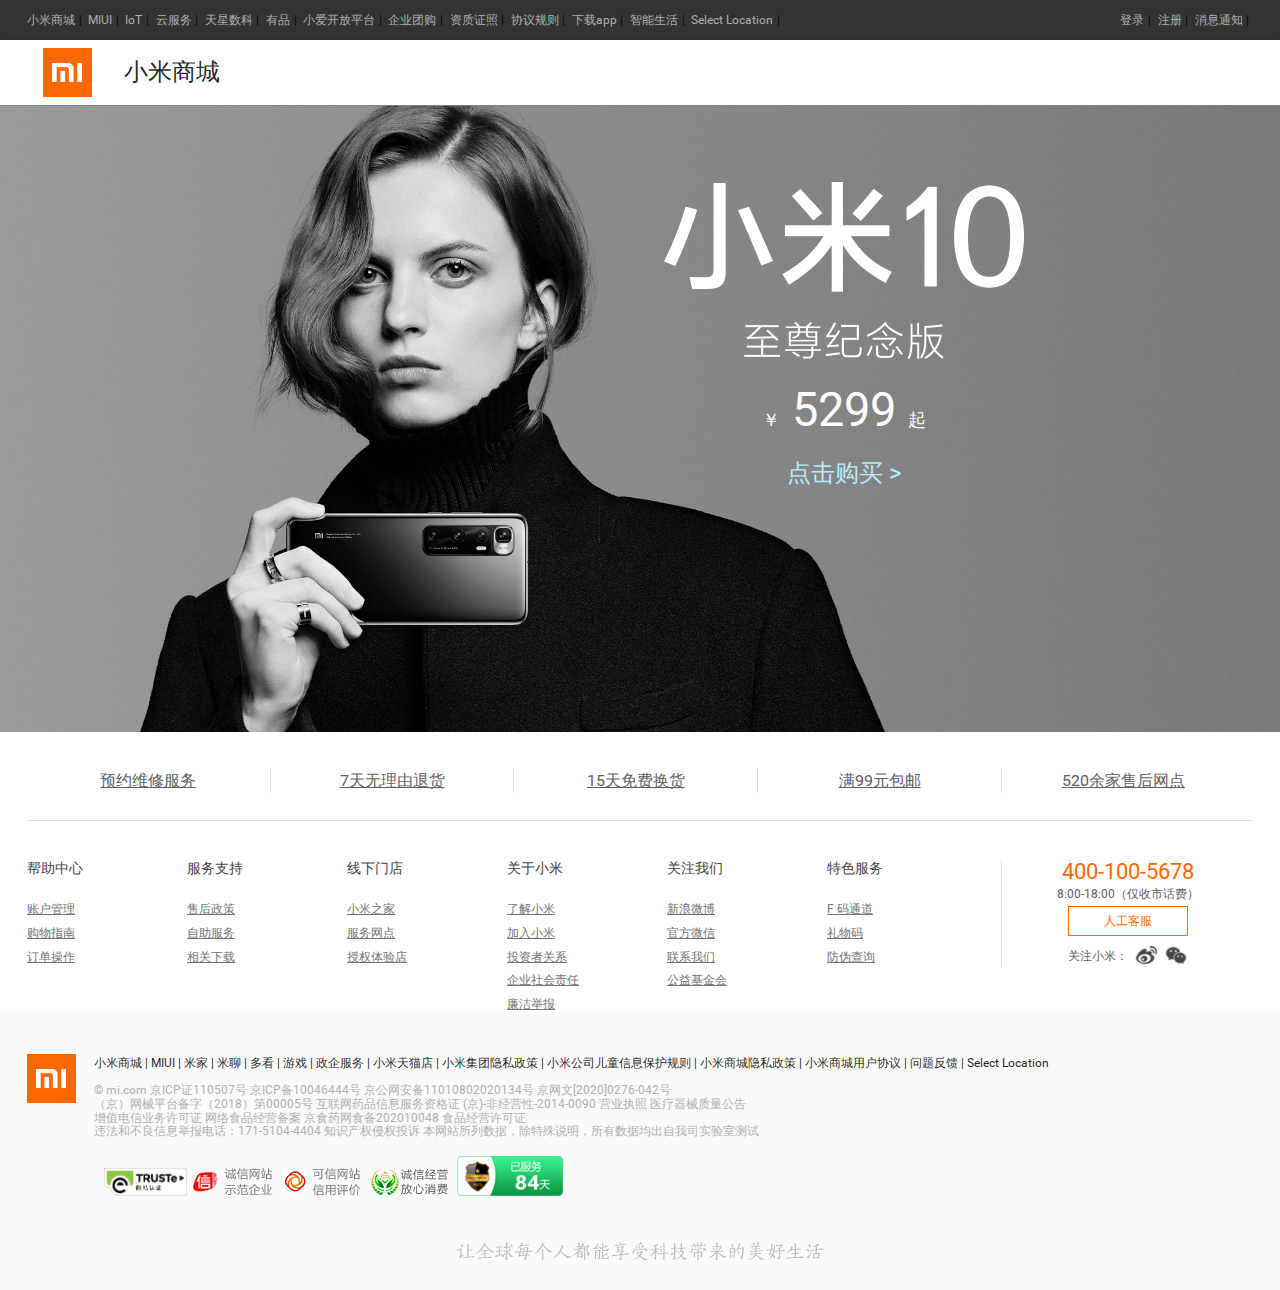
<file: shop/index.html>
<!DOCTYPE html>
<html lang="en">

<head>
    <meta charset="UTF-8">
    <meta name="viewport" content="width=device-width, initial-scale=1.0">
    <title>Document</title>
    <link rel="stylesheet" href="css/mdui.css">
    <script src="js/mdui.js"></script>
    <script src="./js/jquery.js"></script>
    <style>
        a {
            color: #616161;
        }

        a:hover {
            color: #ff6700;
        }
    </style>
</head>

<body class="mdui-theme-primary-indigo mdui-theme-accent-pink" style="min-width: 1226px;">
    <div style="background-color: #333;">
        <div style="height: 40px;width: 1226px;margin: 0 auto;line-height: 40px;font-size: 12px;">
            <style>
                .zuoce .sep {
                    margin: 0 .3em;
                }

                .zuoce a {
                    color: #b0b0b0;
                }

                .youce .sep {
                    margin: 0 .3em;
                }

                .youce a {
                    color: #b0b0b0;
                }
            </style>
            <div class="zuoce" style="float: left;">
                <a>小米商城</a><span class="sep">|</span>
                <a>MIUI</a><span class="sep">|</span>
                <a>IoT</a><span class="sep">|</span>
                <a>云服务</a><span class="sep">|</span>
                <a>天星数科</a><span class="sep">|</span>
                <a>有品</a><span class="sep">|</span>
                <a>小爱开放平台</a><span class="sep">|</span>
                <a>企业团购</a><span class="sep">|</span>
                <a>资质证照</a><span class="sep">|</span>
                <a>协议规则</a><span class="sep">|</span>
                <a>下载app</a><span class="sep">|</span>
                <a>智能生活</a><span class="sep">|</span>
                <a>Select Location</a><span class="sep">|</span>
            </div>
            <div class="youce" style="float: right;">
                <a>登录</a><span class="sep">|</span>
                <a>注册</a><span class="sep">|</span>
                <a>消息通知</a><span class="sep">|</span>
            </div>
        </div>
    </div>


    <div class="mdui-appbar">
        <div>
            <div class="mdui-toolbar" style="width: 1226px;margin: 0 auto;">
                <div style="background: #ff6700;height: 49px;width: 49px;"><img src="img/mi-logo.png" alt="" srcset="">
                </div>
                <a href="javascript:;" class="mdui-typo-headline">小米商城</a>
                <!-- <a href="javascript:;" class="mdui-typo-title">小米10至尊纪念版</a> -->
                <div class="mdui-toolbar-spacer"></div>
                <!-- <a href="javascript:;" class="mdui-btn mdui-btn-icon"><i class="mdui-icon material-icons">search</i></a>
          <a href="javascript:;" class="mdui-btn mdui-btn-icon"><i class="mdui-icon material-icons">refresh</i></a>
          <a href="javascript:;" class="mdui-btn mdui-btn-icon"><i class="mdui-icon material-icons">more_vert</i></a> -->
            </div>
            <div style="height: 0.5px;width: 100%;border-bottom: gray solid 0.5px;"></div>

        </div>

    </div>


    <div class="mdui-typo">
        <div style="position: relative;" id="cas">
            <img src="img/index_header_bg.jpg" />


            <div class="mdui-text-center" style="position: absolute;right: 20%;top: 12%;">
                <img src="img/index_logo.png" /><br/>
                <span style="font-size: 47px;color: #fff;">
                    <span style="font-size: 18px;">￥</span><span> 5299 </span><span style="font-size: 18px;">起</span>
                </span><br/>
                <a style="font-size: 24px;color: #b6edf9;" href="index2.html">点击购买
                    ></a>
            </div>


        </div>
    </div>

    <!-- 页脚 -->
    <style>
        .site-footer .footer-service {
            padding: 27px 0;
            border-bottom: 1px solid #e0e0e0;
        }

        .site-footer .list-service {
            margin: 0;
            padding: 0;
            list-style-type: none;
        }

        .site-footer .list-service li:first-child {
            border-left: 0;
        }

        .site-footer .list-service li {
            float: left;
            width: 19.8%;
            height: 25px;
            border-left: 1px solid #e0e0e0;
            font-size: 16px;
            line-height: 25px;
            text-align: center;
        }

        .site-footer .list-service a {
            color: #616161;
            -webkit-transition: color .2s;
            transition: color .2s;
        }
    </style>
    <div class="mdui-clearfix site-footer" style="width: 100%;background-color:#fff;">
        <div class="mdui-center container" style="width:1226px;background-color: #fff;">

            <div class="footer-service">
                <ul class="list-service mdui-clearfix">
                    <li><a rel="nofollow" href="//www.mi.com/service/quick-repair" target="_blank"
                            stat_exposure="true"><em class="iconfont-tool"></em>预约维修服务</a></li>
                    <li><a rel="nofollow" href="//www.mi.com/service/exchange#back" target="_blank"
                            stat_exposure="true"><em class="iconfont-circle-7"></em>7天无理由退货</a></li>
                    <li><a rel="nofollow" href="//www.mi.com/service/exchange#back" target="_blank"
                            stat_exposure="true"><em class="iconfont-circle-15"></em>15天免费换货</a></li>
                    <li><a rel="nofollow" href="//www.mi.com/service/buy/Postal%20policy" target="_blank"
                            stat_exposure="true"><em class="iconfont-gift"></em><span
                                id="J_footerPrice">满99元包邮</span></a></li>
                    <li><a rel="nofollow" href="//www.mi.com/service/sitelist" target="_blank" stat_exposure="true"><em
                                class="iconfont-location"></em>520余家售后网点</a></li>
                </ul>
            </div>

            <style>
                .site-footer .footer-links {
                    padding: 40px 0;
                }

                .site-footer .footer-links .col-links {
                    float: left;
                    width: 160px;
                    margin: 0;
                }

                .site-footer .footer-links .col-links dt {
                    margin: -1px 0 26px;
                    font-size: 14px;
                    line-height: 1.25;
                    color: #424242;
                }

                .site-footer .footer-links .col-links dd {
                    margin: 10px 0 0;
                    font-size: 12px;
                }

                .site-footer .footer-links .col-links a {
                    color: #757575;
                }

                .site-footer .footer-links .col-contact {
                    float: right;
                    width: 251px;
                    border-left: 1px solid #e0e0e0;
                    text-align: center;
                    color: #616161;
                }

                .site-footer .footer-links .col-contact .phone {
                    font-size: 22px;
                    line-height: 1;
                    color: #ff6700;
                }

                .site-footer .footer-links .col-contact p {
                    margin: 0 0 5px 0;
                    font-size: 12px;
                }

                .btn1-line-primary {
                    border-color: #ff6700 !important;
                    background: #fff;
                    color: #ff6700 !important;
                }


                .btn1 {
                    width: 118px;
                    height: 28px;
                    font-size: 12px;
                    line-height: 28px;
                    display: inline-block;

                    padding: 0;
                    margin: 0;
                    border: 1px solid #b0b0b0;
                    text-align: center;
                    color: #b0b0b0;
                    cursor: pointer;
                    -webkit-transition: all .4s;
                    transition: all .4s;
                }

                .site-footer .footer-links .col-contact .follow {
                    font-size: 12px;
                    margin-top: 10px;
                    position: relative;
                }

                .site-footer .footer-links .col-contact .follow .wb {
                    background: url(./img/wb.png) 50% 0 no-repeat;
                    background-size: cover;
                }

                .site-footer .footer-links .col-contact .follow a {
                    width: 24px;
                    height: 24px;
                    display: inline-block;
                    vertical-align: middle;
                    margin-left: 6px;
                    margin-top: -3px;
                }

                .site-footer .footer-links .col-contact .follow .wx {
                    background: url(./img/wx.png) 50% 0 no-repeat;
                    background-size: cover;
                }

                .site-footer .footer-links .col-contact .follow a {
                    width: 24px;
                    height: 24px;
                    display: inline-block;
                    vertical-align: middle;
                    margin-left: 6px;
                    margin-top: -3px;
                }

                .site-footer .footer-links .col-contact .follow img {
                    width: 126px;
                    height: 126px;
                    z-index: 2;
                    position: absolute;
                    top: 20px;
                    left: 100px;
                    display: none;
                }
            </style>
            <div class="footer-links clearfix">
                <dl class="col-links col-links-first">
                    <dt>帮助中心</dt>
                    <dd><a rel="nofollow" href="//www.mi.com/service/account/Account%20registration/" target="_blank"
                            stat_exposure="true">账户管理</a></dd>
                    <dd><a rel="nofollow" href="//www.mi.com/service/buy/SalesTime/" target="_blank"
                            stat_exposure="true">购物指南</a></dd>
                    <dd><a rel="nofollow" href="//www.mi.com/service/order/sendprogress/" target="_blank"
                            stat_exposure="true">订单操作</a></dd>
                </dl>
                <dl class="col-links ">
                    <dt>服务支持</dt>
                    <dd><a rel="nofollow" href="//www.mi.com/service/exchange" target="_blank"
                            stat_exposure="true">售后政策</a></dd>
                    <dd><a rel="nofollow" href="//www.mi.com/service/" target="_blank" stat_exposure="true">自助服务</a>
                    </dd>
                    <dd><a rel="nofollow" href="//www.mi.com/service/download/" target="_blank"
                            stat_exposure="true">相关下载</a></dd>
                </dl>
                <dl class="col-links ">
                    <dt>线下门店</dt>
                    <dd><a rel="nofollow" href="//www.mi.com/service/mihome/list" target="_blank"
                            stat_exposure="true">小米之家</a></dd>
                    <dd><a rel="nofollow" href="//www.mi.com/service/sitelist" target="_blank"
                            stat_exposure="true">服务网点</a></dd>
                    <dd><a rel="nofollow" href="//www.mi.com/service/family-location" target="_blank"
                            stat_exposure="true">授权体验店</a></dd>
                </dl>
                <dl class="col-links ">
                    <dt>关于小米</dt>
                    <dd><a rel="nofollow" href="//www.mi.com/about/" target="_blank" stat_exposure="true">了解小米</a>
                    </dd>
                    <dd><a rel="nofollow" href="//hr.xiaomi.com/" target="_blank" stat_exposure="true">加入小米</a></dd>
                    <dd><a rel="nofollow" href="//company.mi.com/zh-cn/ir/indexContent/index.html" target="_blank"
                            stat_exposure="true">投资者关系</a></dd>
                    <dd><a rel="nofollow" href="//www.mi.com/csr/" target="_blank" stat_exposure="true">企业社会责任</a>
                    </dd>
                    <dd><a rel="nofollow" href="//integrity.mi.com/" target="_blank" stat_exposure="true">廉洁举报</a>
                    </dd>
                </dl>
                <dl class="col-links ">
                    <dt>关注我们</dt>
                    <dd><a rel="nofollow" href="//weibo.com/xiaomishangcheng" target="_blank"
                            stat_exposure="true">新浪微博</a></dd>
                    <dd><a rel="nofollow" href="javascript:void(0);" id="J_siteWeixinCode" stat_exposure="true">官方微信</a>
                    </dd>
                    <dd><a rel="nofollow" href="//www.mi.com/about/contact/" target="_blank"
                            stat_exposure="true">联系我们</a></dd>
                    <dd><a rel="nofollow" href="//www.mi.com/foundation/index" target="_blank"
                            stat_exposure="true">公益基金会</a></dd>
                </dl>
                <dl class="col-links ">
                    <dt>特色服务</dt>
                    <dd><a rel="nofollow" href="//www.mi.com/order/fcode" target="_blank" stat_exposure="true">F
                            码通道</a></dd>
                    <dd><a rel="nofollow" href="//www.mi.com/order/giftcode" target="_blank"
                            stat_exposure="true">礼物码</a></dd>
                    <dd><a rel="nofollow" href="//www.mi.com/service/imei" target="_blank" stat_exposure="true">防伪查询</a>
                    </dd>
                </dl>
                <div class="col-contact">
                    <p class="phone">400-100-5678</p>
                    <p>8:00-18:00（仅收市话费）</p> <a rel="nofollow" class="btn1 btn1-line-primary " product_id="12609"
                        gid="2203200050" stat_exposure="true"><em class="iconfont-message2"></em>
                        人工客服 </a>
                    <div class="follow">关注小米：<a href="https://weibo.com/xiaomishangcheng" target="_blank" class="wb"
                            stat_exposure="true"></a><a href="javascript:void(0);" id="J_followWx" class="wx"
                            stat_exposure="true"></a> <img
                            src="./img/wx-img.png" id="J_followWxImg">
                    </div>
                </div>
                <script>
                    $('#J_followWx').hover(function () {
                        $('#J_followWxImg').css("display", "inline");

                    }, function () {
                        $('#J_followWxImg').css("display", "none");

                    });
                </script>
            </div>

        </div>
    </div>
    <!-- 页脚结束 -->
    <style>
        .site-info .info-text p {
            margin: 0;
            line-height: 18px;

        }

        .site-info .slogan {
            clear: both;
            margin: 30px auto 0;
            width: 100%;
            height: 19px;
            background: url(./img/slogan2020.png) no-repeat center 0;
        }

        .ir {
            display: block;
            text-align: left;
            text-indent: -9999em;
            overflow: hidden;
        }
    </style>
    <div class="mdui-clearfix site-info" style="width: 100%;background-color:#fafafa;padding: 30px 0;font-size: 12px;">
        <div class="mdui-center container" style="width:1226px;background-color: #fafafa;position: relative;">
            <img style="background-color: #ff6700;margin-right: 10px;position: absolute;top: 0;left: 0;"
                src="img/mi-logo.png">
            <div style="padding-left: 67px;">
                <p style="    line-height: 18px;">小米商城 | MIUI | 米家 | 米聊 | 多看 | 游戏 | 政企服务 |
                    小米天猫店 | 小米集团隐私政策 | 小米公司儿童信息保护规则 | 小米商城隐私政策 | 小米商城用户协议 | 问题反馈 | Select Location</p>
                <p style="color: #b0b0b0;">© mi.com 京ICP证110507号 京ICP备10046444号 京公网安备11010802020134号
                    京网文[2020]0276-042号<br />
                    （京）网械平台备字（2018）第00005号 互联网药品信息服务资格证 (京)-非经营性-2014-0090 营业执照 医疗器械质量公告<br />
                    增值电信业务许可证 网络食品经营备案 京食药网食备202010048 食品经营许可证<br />
                    违法和不良信息举报电话：171-5104-4404 知识产权侵权投诉 本网站所列数据，除特殊说明，所有数据均出自我司实验室测试</p>



                <img src="img/2020-11-12192716.png">
            </div>
            <div class="slogan ir">探索黑科技，小米为发烧而生</div>

        </div>
    </div>
</body>

</html>
</file>
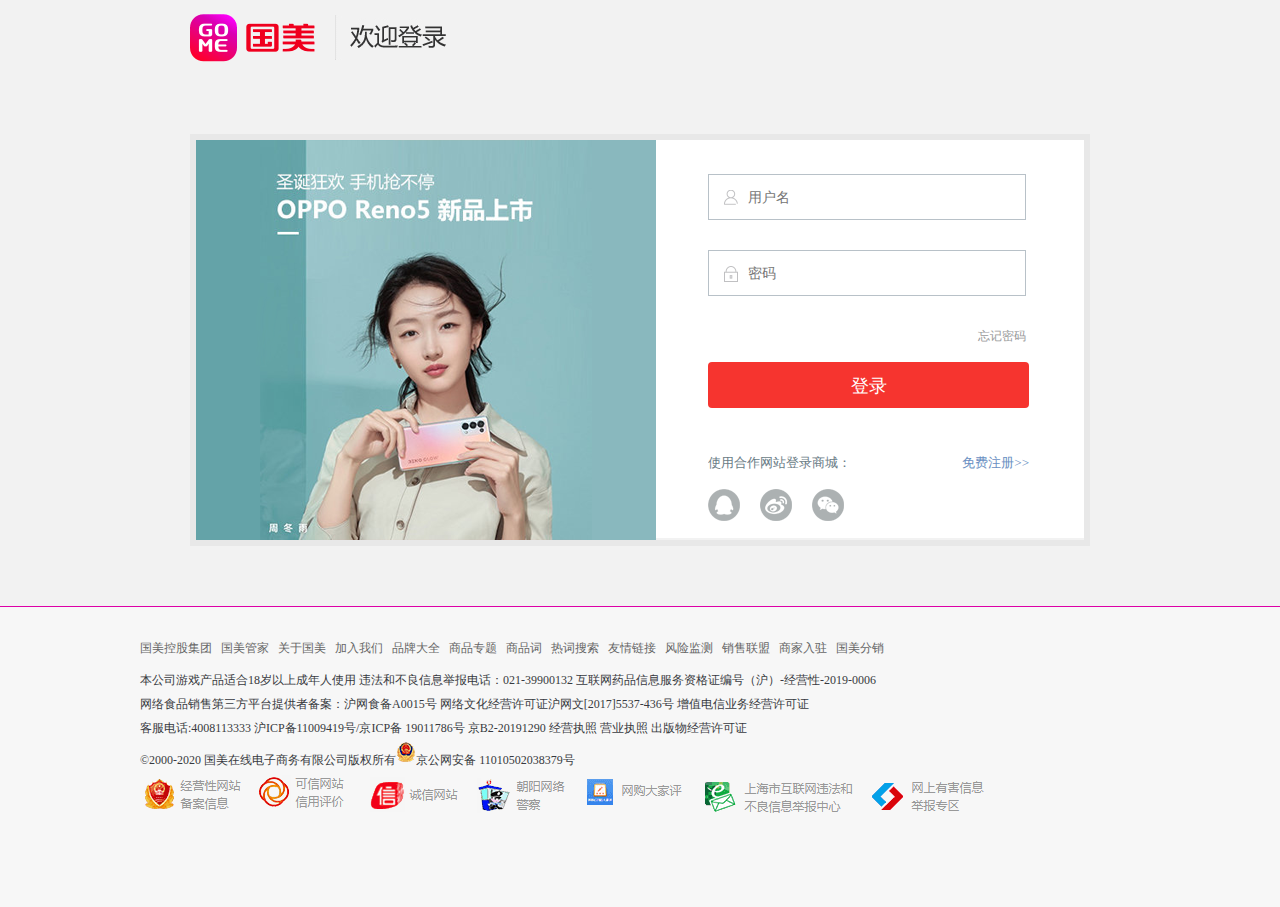
<file: guomei/login.html>
<!DOCTYPE html>
<html>

<head>
	<meta charset="UTF-8">
	<title>登录</title>
	<link rel="stylesheet" href="css/base.css">

	<link rel="stylesheet" type="text/css" href="css/reset.css" />
	<link rel="stylesheet" type="text/css" href="css/login.css" />
	<script src="js/jquery.js" type="text/javascript" charset="utf-8"></script>
	<script src="js/jquery.cookie.js" type="text/javascript" charset="utf-8"></script>
	<script src="js/login.js" type="text/javascript" charset="utf-8"></script>
</head>

<body>
	<div class="login-outer">
		<div class="login-warp">
			<div id="logo">
				<a href="index.html"><img src="img/logo.png" /></a>
				<b></b>
			</div>
			<div class="login">
				<img src="img/login/pcloginpic.png" />
				<div class="login-w">
					<div class="username-out">
						<b class="i-name"></b><input type="text" class="username" placeholder="用户名" />
					</div>
					<div class="passwrod-out">
						<b class="i-psw"></b><input type="password" class="passwrod" placeholder="密码" />
					</div>
					<div class="rm">
						<!-- <input type="checkbox" id="cbox" />
						<label for="cbox">自动登录</label> -->
						<a href="#">忘记密码</a>
					</div>
					<input type="button" id="btn" value="登录" />

					<!--错误提示-->
					<div class="hint h1">请输入用户名</div>
					<div class="hint h2">请输入密码</div>
					<div class="hint h3">用户名和密码不匹配</div>


					<div class="coagent">
						<span>使用合作网站登录商城：</span>
						<a class="register" href="register.html">免费注册>></a>
						<a class="qq" href="#"></a>
						<a class="wb" href="#"></a>
						<a class="wx" href="#"></a>
					</div>
				</div>

			</div>
		</div>
	</div>


	<!--底部footer层，-->


	<div class="footer3-outer">
		<div id="footer3">


			<a>国美控股集团</a>
			<a>国美管家</a>
			<a>关于国美</a>
			<a>加入我们</a>
			<a>品牌大全</a>
			<a>商品专题</a>
			<a>商品词</a>
			<a>热词搜索</a>
			<a>友情链接</a>
			<a>风险监测</a>
			<a>销售联盟</a>
			<a>商家入驻</a>
			<a>国美分销</a>



			<p>本公司游戏产品适合18岁以上成年人使用 违法和不良信息举报电话：021-39900132 互联网药品信息服务资格证编号（沪）-经营性-2019-0006</p>

			<p>网络食品销售第三方平台提供者备案：沪网食备A0015号 网络文化经营许可证沪网文[2017]5537-436号 增值电信业务经营许可证</p>

			<p>客服电话:4008113333 沪ICP备11009419号/京ICP备 19011786号 京B2-20191290 经营执照 营业执照 出版物经营许可证</p>

			<p>©2000-2020 国美在线电子商务有限公司版权所有<img src="img/20201221194140.png" style="display: inline-block;" />京公网安备
				11010502038379号</p>


			<div class="msg">
				<a href="#"><img src="img/20201221194458.png" /></a>
				<a href="#"><img src="img/20201221194513.png" /></a>
				<a href="#"><img src="img/20201221194519.png" /></a>
				<a href="#"><img src="img/20201221194524.png" /></a>
				<a href="#"><img src="img/20201221194530.png" /></a>
				<a href="#"><img src="img/20201221194535.png" /></a>
				<a href="#"><img src="img/20201221194541.png" /></a>
			</div>

		</div>
	</div>
</body>

</html>
</file>
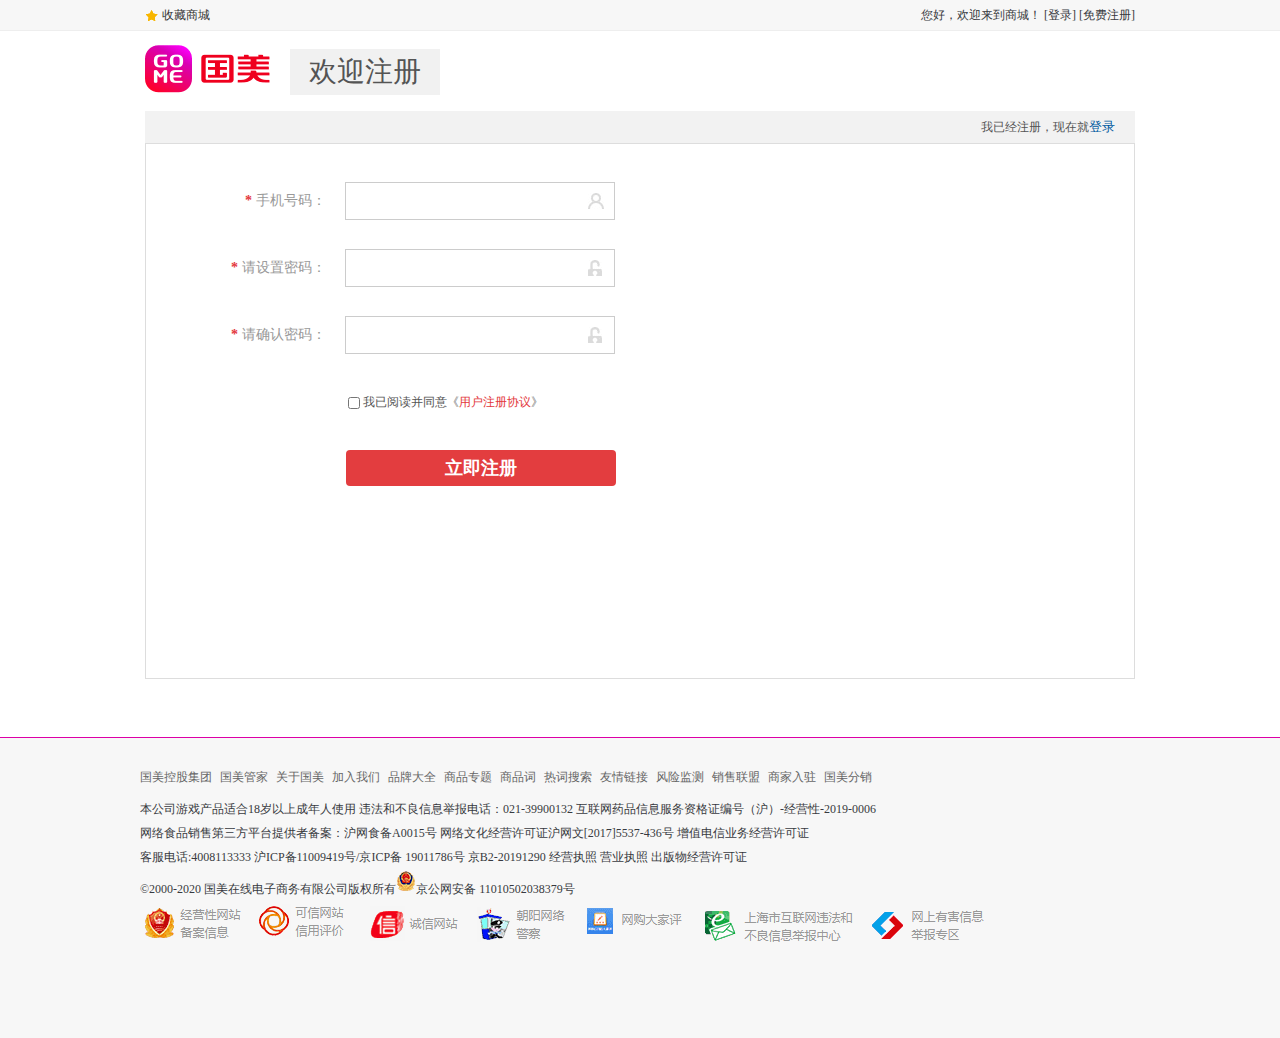
<file: guomei/register.html>
<!DOCTYPE html>
<html>
	<head>
		<meta charset="UTF-8">
		<title>注册页面</title>
		<link rel="stylesheet" href="css/base.css">
		<link rel="stylesheet" type="text/css" href="css/reset.css"/>
		<link rel="stylesheet" type="text/css" href="css/register.css"/>
		<script src="js/jquery.js" type="text/javascript" charset="utf-8"></script>
		<script src="js/jquery.cookie.js" type="text/javascript" charset="utf-8"></script>
		<script src="js/register.js" type="text/javascript" charset="utf-8"></script>
	</head>
	<body>
		<div class="header-outer">
			<div class="header">
				<span class="collect"><i></i><a href="#">收藏商城</a></span>
				<ul class="loginbar">
					<li>您好，欢迎来到商城！&nbsp;[<a href="login.html">登录</a>]&nbsp;[<a href="register.html">免费注册</a>]</li>
				</ul>
			</div>
		</div>	
			<div id="logo">
				<a href="index.html"><img src="img/logo.png"/></a>
				<b>欢迎注册</b>
			</div>
			<div class="m">
				<div class="mt">
					<span>我已经注册，现在就<a href="login.html">登录</a></span>
				</div>
				<ul class="mc">
					<li>
						<label for="phone"><b>*</b>手机号码：</label>
						<div class="mc1">
							<input type="text" id="phone" />
							<i class="i-name"></i>
						</div>
						<div class="hint">
							请输入手机号码
						</div>
						<div class="error">
							请输入正确的手机号码
						</div>
					</li>
					
					
					<li class="mc-pwd">
						<label for="pwd"><b>*</b>请设置密码：</label>
						<div class="mc1 mc3">
							<input type="password" id="pwd" />
							<i class="i-pwd"></i>
						</div>
						<div class="hint">
							6-20位字符，可使用字母、数字或符号的组合,，不建议使用纯字母、纯数字、纯符号
						</div>
						<div class="error">
							密码长度只能在6-20位字符之间，不包含空格
						</div>
					</li>
					
					<li class="mc-pwd">
						<label for="pwd1"><b>*</b>请确认密码：</label>
						<div class="mc1 mc3">
							<input type="password" id="pwd1" />
							<i class="i-pwd"></i>
						</div>
						<div class="hint">
							请再次输入密码
						</div>
						<div class="error">
							两次输入的密码不一致
						</div>
					</li>
					
					<li class="dealBtn-outer">
						<input type="checkbox" id="dealBtn" />
						<label for="dealBtn">我已阅读并同意《<a href="#">用户注册协议</a>》</label>
						<div class="error">
							请仔细阅读用户注册协议
						</div>
					</li>
					<li class="Btn-outer">
						<input type="button" id="Btn" value="立即注册" />
					</li>
				</ul>
			</div>
	<!--底部footer层，-->


	<div class="footer3-outer">
		<div id="footer3">


			<a>国美控股集团</a>
			<a>国美管家</a>
			<a>关于国美</a>
			<a>加入我们</a>
			<a>品牌大全</a>
			<a>商品专题</a>
			<a>商品词</a>
			<a>热词搜索</a>
			<a>友情链接</a>
			<a>风险监测</a>
			<a>销售联盟</a>
			<a>商家入驻</a>
			<a>国美分销</a>



			<p>本公司游戏产品适合18岁以上成年人使用 违法和不良信息举报电话：021-39900132 互联网药品信息服务资格证编号（沪）-经营性-2019-0006</p>

			<p>网络食品销售第三方平台提供者备案：沪网食备A0015号 网络文化经营许可证沪网文[2017]5537-436号 增值电信业务经营许可证</p>

			<p>客服电话:4008113333 沪ICP备11009419号/京ICP备 19011786号 京B2-20191290 经营执照 营业执照 出版物经营许可证</p>

			<p>©2000-2020 国美在线电子商务有限公司版权所有<img src="img/20201221194140.png" style="display: inline-block;" />京公网安备
				11010502038379号</p>


			<div class="msg">
				<a href="#"><img src="img/20201221194458.png" /></a>
				<a href="#"><img src="img/20201221194513.png" /></a>
				<a href="#"><img src="img/20201221194519.png" /></a>
				<a href="#"><img src="img/20201221194524.png" /></a>
				<a href="#"><img src="img/20201221194530.png" /></a>
				<a href="#"><img src="img/20201221194535.png" /></a>
				<a href="#"><img src="img/20201221194541.png" /></a>
			</div>

		</div>
	</div>
	</body>
</html>
</file>
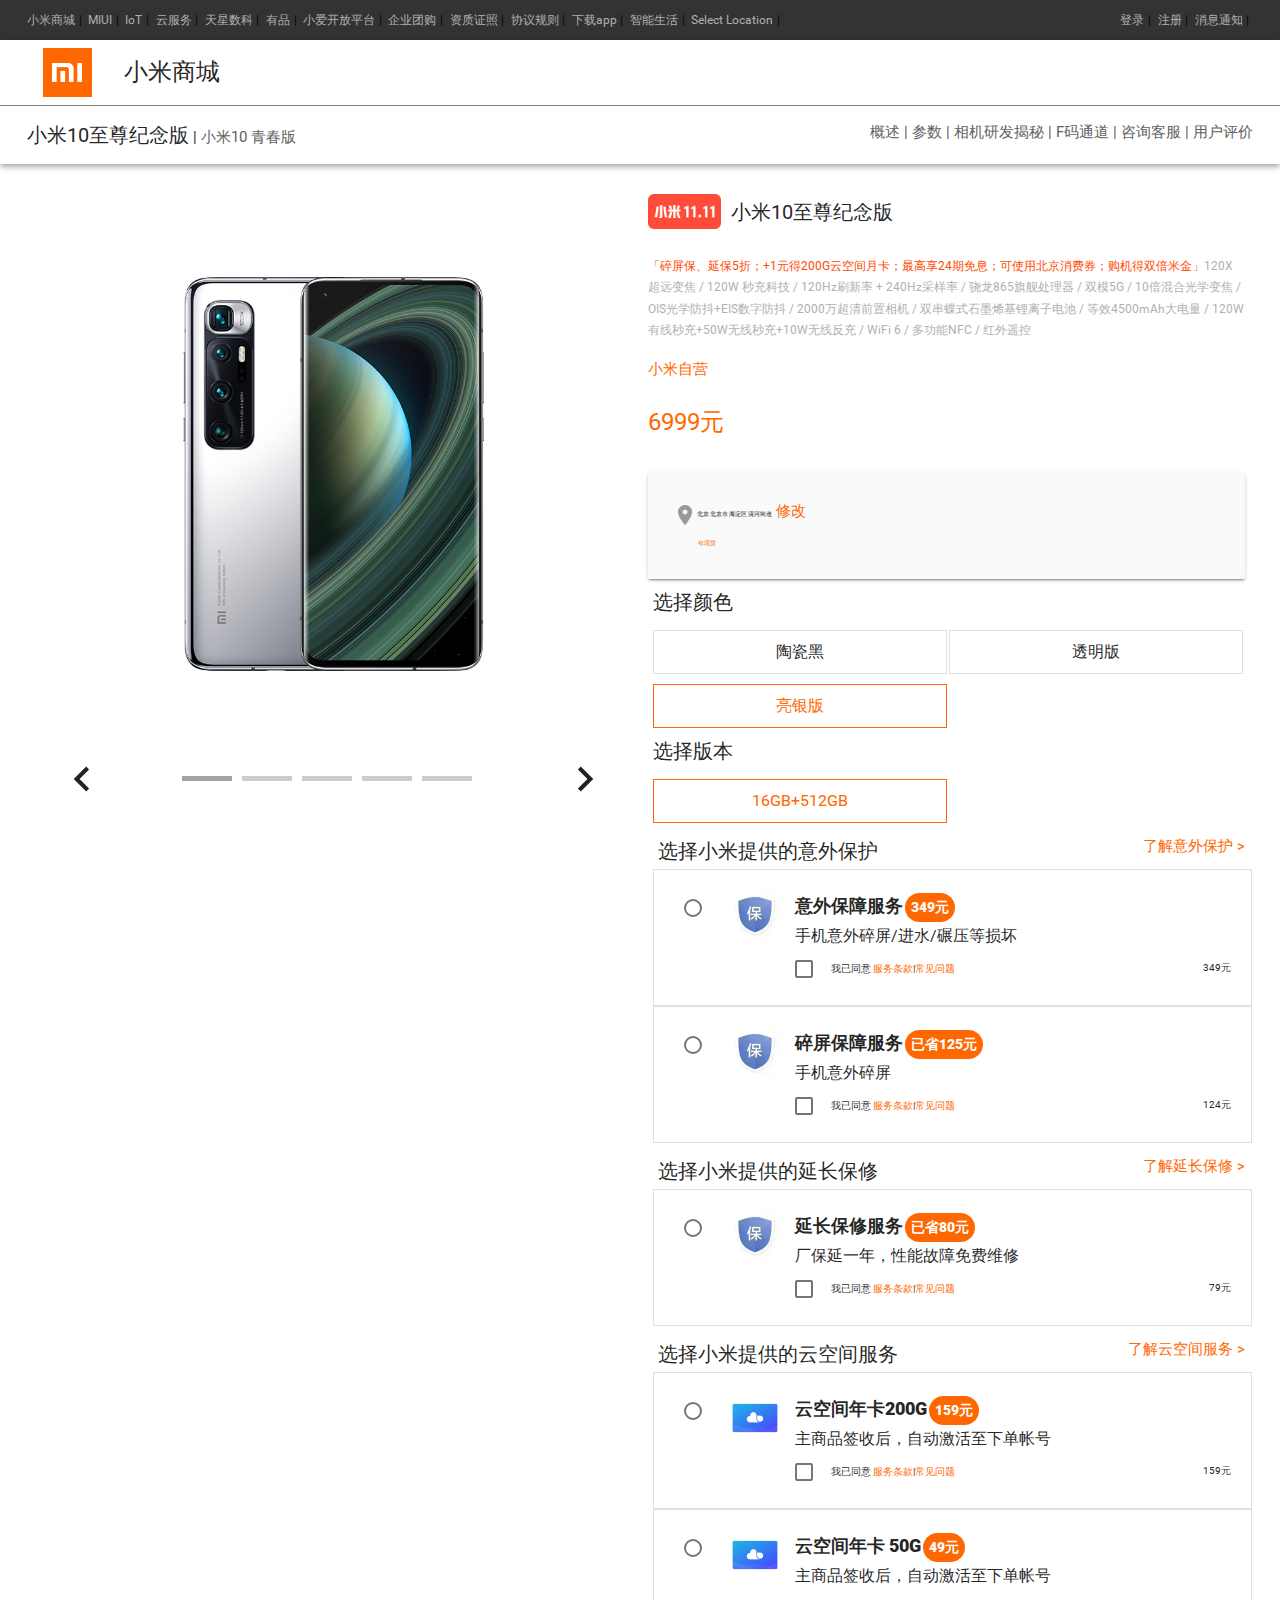
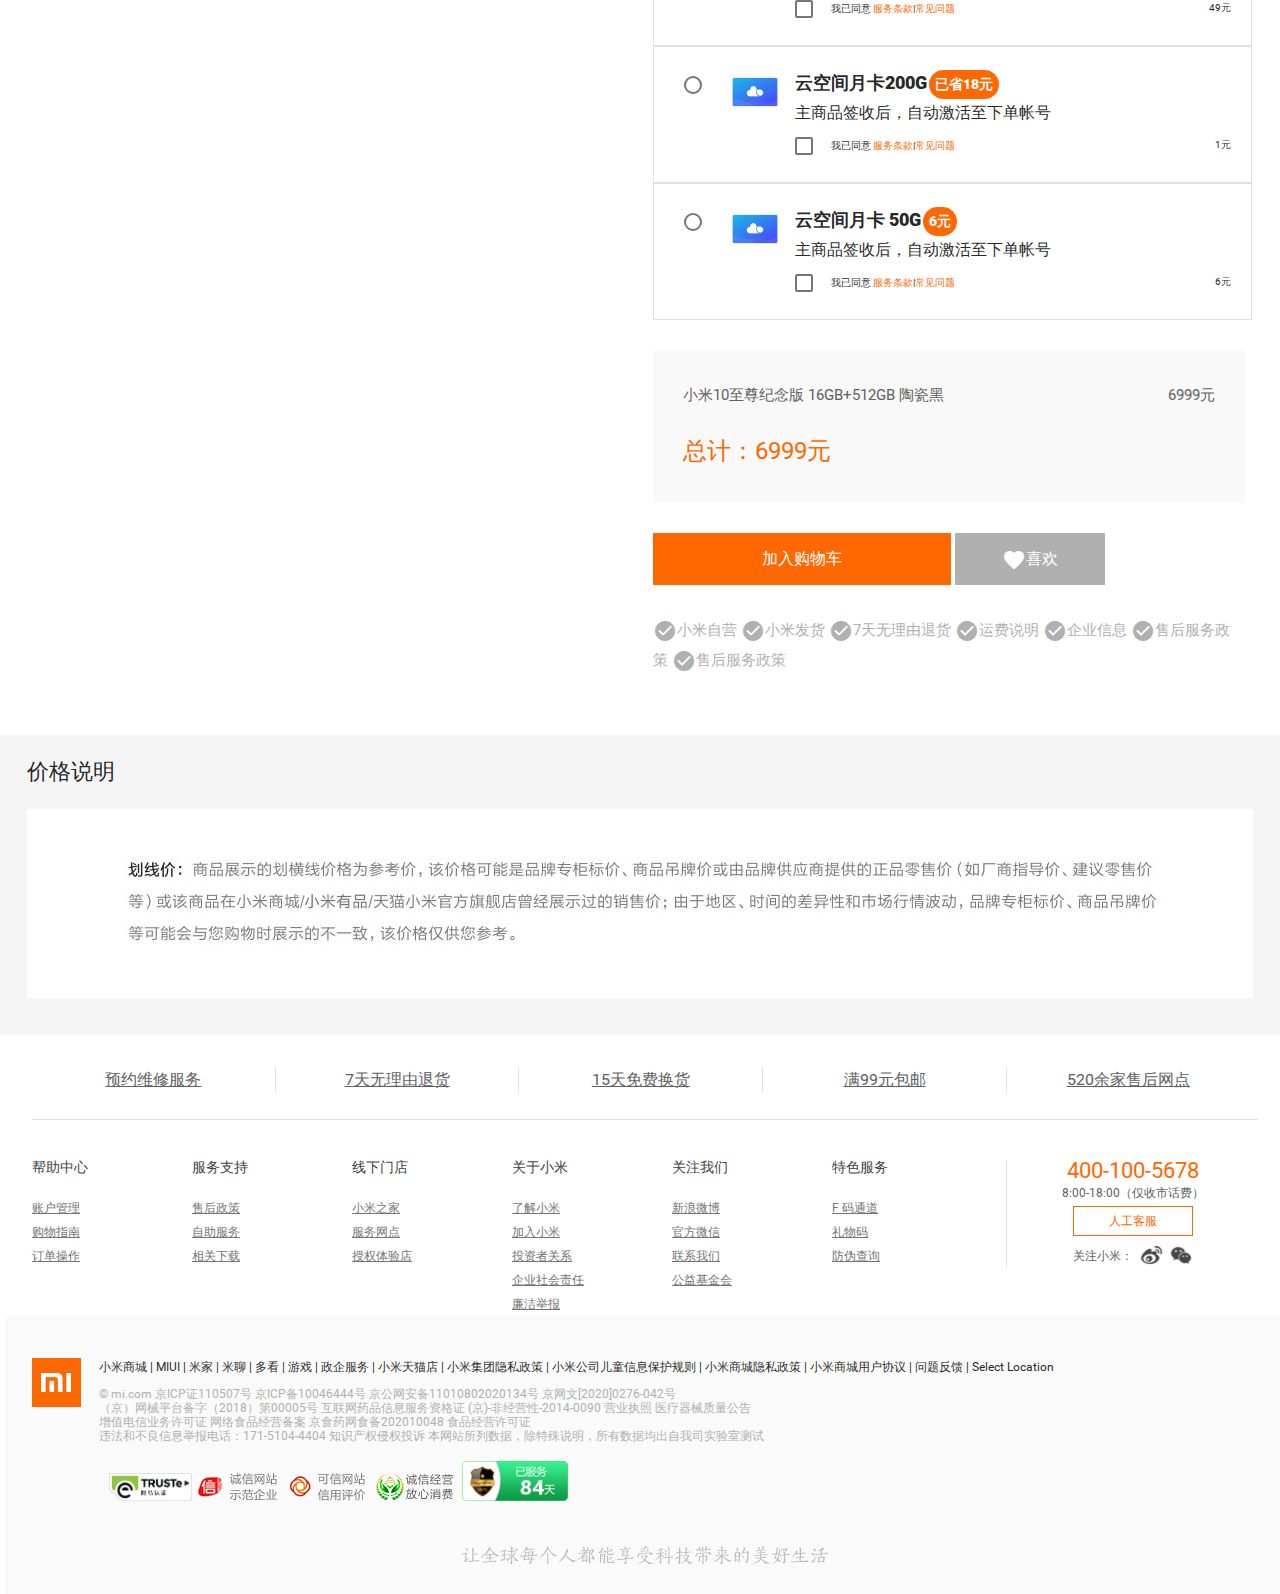
<file: shop/index2.html>
<!DOCTYPE html>
<html lang="en">

<head>
    <meta charset="UTF-8">
    <meta name="viewport" content="width=device-width, initial-scale=1.0">
    <title>Document</title>
    <link rel="stylesheet" href="css/mdui.css">
    <script src="js/mdui.js"></script>
    <script src="./js/jquery.js"></script>
    <style>
        a {
            color: #616161;
        }

        a:hover {
            color: #ff6700;
        }
    </style>
</head>

<body class="mdui-theme-primary-indigo mdui-theme-accent-pink" style="min-width: 1226px;">
    <div style="background-color: #333;">
        <div style="height: 40px;width: 1226px;margin: 0 auto;line-height: 40px;font-size: 12px;">
            <style>
                .zuoce .sep {
                    margin: 0 .3em;
                }

                .zuoce a {
                    color: #b0b0b0;
                }

                .youce .sep {
                    margin: 0 .3em;
                }

                .youce a {
                    color: #b0b0b0;
                }
            </style>
            <div class="zuoce" style="float: left;">
                <a>小米商城</a><span class="sep">|</span>
                <a>MIUI</a><span class="sep">|</span>
                <a>IoT</a><span class="sep">|</span>
                <a>云服务</a><span class="sep">|</span>
                <a>天星数科</a><span class="sep">|</span>
                <a>有品</a><span class="sep">|</span>
                <a>小爱开放平台</a><span class="sep">|</span>
                <a>企业团购</a><span class="sep">|</span>
                <a>资质证照</a><span class="sep">|</span>
                <a>协议规则</a><span class="sep">|</span>
                <a>下载app</a><span class="sep">|</span>
                <a>智能生活</a><span class="sep">|</span>
                <a>Select Location</a><span class="sep">|</span>
            </div>
            <div class="youce" style="float: right;">
                <a>登录</a><span class="sep">|</span>
                <a>注册</a><span class="sep">|</span>
                <a>消息通知</a><span class="sep">|</span>
            </div>
        </div>
    </div>


    <div class="mdui-appbar">
        <div>
            <div class="mdui-toolbar" style="width: 1226px;margin: 0 auto;">
                <div style="background: #ff6700;height: 49px;width: 49px;"><img src="img/mi-logo.png" alt="" srcset="">
                </div>
                <a href="javascript:;" class="mdui-typo-headline">小米商城</a>
                <!-- <a href="javascript:;" class="mdui-typo-title">小米10至尊纪念版</a> -->
                <div class="mdui-toolbar-spacer"></div>
                <!-- <a href="javascript:;" class="mdui-btn mdui-btn-icon"><i class="mdui-icon material-icons">search</i></a>
          <a href="javascript:;" class="mdui-btn mdui-btn-icon"><i class="mdui-icon material-icons">refresh</i></a>
          <a href="javascript:;" class="mdui-btn mdui-btn-icon"><i class="mdui-icon material-icons">more_vert</i></a> -->
            </div>
            <div style="height: 0.5px;width: 100%;border-bottom: gray solid 0.5px;"></div>
            <div style="height: 40px;width: 1226px;margin: 0 auto;padding-top: 18px;">
                <div style="float: left;">
                    <span style="font-size: 20px;">小米10至尊纪念版</span><span> | </span><span><a
                            style="text-decoration: none;" href="https://www.mi.com/mi10youth">小米10
                            青春版</a></span>
                </div>
                <div style="float: right;">
                    <span><a style="text-decoration: none;" href="">概述</a></span>

                    <span><a style="text-decoration: none;" href=""> | </a></span>
                    <span><a style="text-decoration: none;" href="">参数</a></span>

                    <span><a style="text-decoration: none;" href=""> | </a></span>
                    <span><a style="text-decoration: none;" href="">相机研发揭秘</a></span>

                    <span><a style="text-decoration: none;" href=""> | </a></span>
                    <span><a style="text-decoration: none;" href="">F码通道</a></span>

                    <span><a style="text-decoration: none;" href=""> | </a></span>
                    <span><a style="text-decoration: none;" href="">咨询客服</a></span>

                    <span><a style="text-decoration: none;" href=""> | </a></span>
                    <span><a style="text-decoration: none;" href="">用户评价</a></span>



                </div>
            </div>
        </div>

    </div>


    <div class="mdui-typo">

        <style type="text/css">
            .magnify {
                width: 500px;
                margin: 30px auto;
                position: relative;
            }

            .large {
                width: 180px;
                height: 180px;
                position: absolute;
                border-radius: 100%;
                box-shadow: 0 0 0 7px rgba(255, 255, 255, 0.8), 0 0 7px 7px rgba(0, 0, 0, 0.3), inset 0 0 40px 2px rgba(0, 0, 0, 0.3);

                display: none;
            }

            .small {
                height: 500px;
                width: 500px;
                display: block;
            }
        </style>



        <div class="mdui-row" style="width: 1226px;margin: 30px auto;">
            <div class="mdui-col-xs-12 mdui-col-sm-6">
                <div class='magnify'>
                    <div class='large' style="background: url(img/lunbo0.jpg) no-repeat;"></div>
                    <img id="small" src='img/lunbo0.jpg' width='500px' class='small'>
                </div>
                <div class="mdui-clearfix">
                    <div id="lunbo-left" style="width: 50px;height: 50px;position: absolute;left: 30px;"><span><i
                                style="font-size: 50px;" class="mdui-icon material-icons">chevron_left</i></span></div>
                    <style>
                        #jindu {
                            padding-left: 90px;
                        }

                        #jindu span {
                            height: 5px;
                            background-color: #ccc;
                            padding: 0px 25px;
                            margin: auto 5px;
                        }
                    </style>
                    <div id="jindu" class="mdui-valign"
                        style="width: 500px;height: 50px;position: absolute;left: 60px;">
                        <span class="jinduxuanzhong"></span>
                        <span class="jinduxuanzhong"></span>
                        <span class="jinduxuanzhong"></span>
                        <span class="jinduxuanzhong"></span>
                        <span class="jinduxuanzhong"></span>
                    </div>
                    <div id="lunbo-right" style="width: 50px;height: 50px;position: absolute;right: 30px;"><span><i
                                style="font-size: 50px;" class="mdui-icon material-icons">chevron_right</i></span></div>
                </div>
            </div>

            <script type="text/javascript">
                function datuload() {
                    var native_width = 0;
                    var native_height = 0;

                    $('.small').load(function () {
                        var img_obj = new Image();
                        img_obj.src = $(this).attr('src');

                        native_width = img_obj.width;
                        native_height = img_obj.height;

                        $('.magnify').mousemove(function (e) {

                            var magnify_offset = $(this).offset();
                            var mouse_x = e.pageX - magnify_offset.left;
                            var mouse_y = e.pageY - magnify_offset.top;


                            if (mouse_x > 0 && mouse_y > 0 && mouse_x < $(this).width() &&
                                mouse_y < $(this).height()) {
                                $('.large').fadeIn(100);
                            } else {
                                $('.large').fadeOut(100);
                            }

                            if ($('.large').is(':visible')) {

                                var rx = Math.round(mouse_x / $('.small').width() *
                                    native_width - $('.large').width() / 2) * -1;
                                var ry = Math.round(mouse_y / $('.small').height() *
                                    native_height - $('.large').height() / 2) * -1;


                                var bgp = rx + 'px ' + ry + 'px';
                                var gx = mouse_x - $('.large').width() / 2;
                                var gy = mouse_y - $('.large').height() / 2;
                                $('.large').css({
                                    'left': gx,
                                    'top': gy,
                                    'backgroundPosition': bgp
                                })
                            }
                        })
                    })
                }

                $(document).ready(datuload())
            </script>

            <script>
                var i = 0;
                var lunbojpg = ["img/lunbo0.jpg", "img/lunbo1.jpg", "img/lunbo2.jpg", "img/lunbo3.jpg",
                    "img/lunbo4.jpg"];
                    $("#jindu span").eq("0").css("background-color", "#a3a3a3");

                $("#lunbo-left").click(function () {
                    if (i != 0) {
                        i--;
                    } else {
                        i = lunbojpg.length - 1;
                    };
                    $("#small").prop("src", lunbojpg[i]);
                    $(".large").css("background", "url(" + lunbojpg[i] + ") no-repeat");
                    $("#jindu span").css("background-color", "#ccc");
                    $("#jindu span").eq(i).css("background-color", "#a3a3a3");
                    console.log(i);
                });

                $("#lunbo-right").click(function () {
                    if (i < lunbojpg.length - 1) {
                        i++;
                    } else {
                        i = 0;
                    };
                    $("#small").prop("src", lunbojpg[i]);
                    $(".large").css("background", "url(" + lunbojpg[i] + ") no-repeat");
                    $("#jindu span").css("background-color", "#ccc");
                    $("#jindu span").eq(i).css("background-color", "#a3a3a3");
                    console.log(i);
                });

                setInterval(() => {
                    if (i < lunbojpg.length - 1) {
                        i++;
                    } else {
                        i = 0;
                    };
                    $("#small").prop("src", lunbojpg[i]);
                    $(".large").css("background", "url(" + lunbojpg[i] + ") no-repeat");
                    $("#jindu span").css("background-color", "#ccc");
                    $("#jindu span").eq(i).css("background-color", "#a3a3a3");
                }, 5000);
            </script>

            <div class="mdui-col-xs-12 mdui-col-sm-6">

                <div style="height: 35px;"> <img src="img/5140715760aa69c857147650cd40c33a.jpg"
                        style="float: left;height: 100%;margin-right: 10px;" alt="">

                    <span style="float: left;font-size: 20px;">小米10至尊纪念版</span></div><br />


                <p style="font-size: 12px;color: #b0b0b0;"><span
                        style="color: rgb(255, 74, 0);">「碎屏保、延保5折；+1元得200G云空间月卡；最高享24期免息；可使用北京消费券；购机得双倍米金」</span>120X
                    超远变焦 / 120W 秒充科技 / 120Hz刷新率 + 240Hz采样率 / 骁龙865旗舰处理器 / 双模5G / 10倍混合光学变焦 / OIS光学防抖+EIS数字防抖 /
                    2000万超清前置相机 / 双串蝶式石墨烯基锂离子电池 / 等效4500mAh大电量 / 120W 有线秒充+50W无线秒充+10W无线反充 / WiFi 6 / 多功能NFC / 红外遥控</p>

                <p style="color: #ff6700;font-size: 15px;">小米自营</p>
                <p style="color: #ff6700;font-size: 24px">6999元</p>




                <div class="mdui-card" style="padding: 25px;background-color: #fafafa;">
                    <div>
                        <span style="font-size: 6px;"><i style="color: #999"
                                class="mdui-icon material-icons">location_on</i>北京 北京市 海淀区
                            清河街道</span><span style="color: #ff6700"> 修改</span>
                    </div>
                    <div>
                        <span style="font-size: 6px;color: #ff6700;margin-left: 25px;">有现货</span>
                    </div>
                </div>
                <style>
                    .mdui-clearfix {
                        margin: 5px 0 0 5px;
                    }

                    ul {
                        display: block;
                        list-style-type: disc;
                        margin-block-start: 1em;
                        margin-block-end: 1em;
                        margin-inline-start: 0px;
                        margin-inline-end: 0px;
                        padding-inline-start: 40px;
                    }

                    .buy-option li {
                        margin-right: 2px;
                        margin-top: 10px;
                        line-height: 42px;
                        height: 42px;
                        position: relative;
                        border: 1px solid #e0e0e0;
                        list-style: none;
                        cursor: pointer;
                        -webkit-transition: all .2s ease;
                        transition: all .2s ease;
                        float: left;
                        width: 292px;
                        font-size: 16px;
                        text-align: center;
                    }

                    .selected {
                        border: 1px solid #ff6700 !important;
                        color: #ff6700;
                    }

                    .buy-option2 li {
                        margin-right: 2px;
                        height: 135px;
                        position: relative;
                        border: 1px solid #e0e0e0;
                        list-style: none;
                        cursor: pointer;
                        -webkit-transition: all .2s ease;
                        transition: all .2s ease;
                        float: left;
                        width: 597px;
                        font-size: 16px;
                    }

                    .buy-option2 li img {
                        width: 50px;
                        height: 50px;
                        margin-right: 15px;
                        margin-left: 10px;
                        float: left;
                    }

                    .box span em {
                        font-style: normal;
                        font-size: 14px;
                        background: #ff6700;
                        display: inline-block;
                        padding: 2px 6px;
                        border-radius: 20px;
                        color: #fff;
                        margin-left: 2px;
                    }

                    .fj_title {
                        font-weight: 900;
                        font-size: 18px;
                    }
                </style>
                <div class="mdui-clearfix">
                    <span style="font-size: 20px;">选择颜色</span>
                    <form action="">
                        <ul class="buy-option" style="margin: 0;padding: 0;">
                            <li>陶瓷黑</li>
                            <li>透明版</li>
                            <li class="selected">亮银版</li>
                        </ul>
                    </form>
                </div>
                <div class="mdui-clearfix">
                    <span style="font-size: 20px;">选择版本</span>
                    <form action="">
                        <ul class="buy-option" style="margin: 0;padding: 0;">
                            <li class="selected">16GB+512GB</li>
                        </ul>
                    </form>
                </div>
                <div class="mdui-clearfix">
                    <div class="mdui-clearfix"><span style="float: left;font-size: 20px;">选择小米提供的意外保护</span><span
                            style="float: right;color: #ff6700;">了解意外保护 &gt;</span></div>
                    <form action="">
                        <ul class="buy-option2 mdui-clearfix" style="margin: 0;padding: 0;">
                            <li>
                                <div style="margin:20px 30px 20px 30px;">
                                    <label class="mdui-radio mdui-float-left">
                                        <input type="radio" name="group1" />
                                        <i class="mdui-radio-icon"></i>
                                    </label>
                                    <img src="img/pms_1596695587.15667138.png" alt="">
                                    <div class="box mdui-float-left">
                                        <span class="fj_title">意外保障服务<em>349元</em></span>
                                        <div class="desc">手机意外碎屏/进水/碾压等损坏</div>
                                        <div style="font-size: 10px;"><label class="mdui-checkbox">
                                                <input type="checkbox" />
                                                <i class="mdui-checkbox-icon"></i>
                                                我已同意
                                            </label>
                                            <span style="color: #ff6700;">服务条款</span>|<span
                                                style="color: #ff6700;">常见问题</span>

                                            <span style="position: absolute;right: 20px;bottom: 28px;">349元</span>
                                        </div>

                                    </div>
                                </div>
                            </li>
                            <li>
                                <div style="margin:20px 30px 20px 30px;">
                                    <label class="mdui-radio mdui-float-left">
                                        <input type="radio" name="group1" />
                                        <i class="mdui-radio-icon"></i>
                                    </label>
                                    <img src="img/pms_1596695587.15667138.png" alt="">
                                    <div class="box mdui-float-left">
                                        <span class="fj_title">碎屏保障服务<em>已省125元</em></span>
                                        <div class="desc">手机意外碎屏</div>
                                        <div style="font-size: 10px;"><label class="mdui-checkbox">
                                                <input type="checkbox" />
                                                <i class="mdui-checkbox-icon"></i>
                                                我已同意
                                            </label>
                                            <span style="color: #ff6700;">服务条款</span>|<span
                                                style="color: #ff6700;">常见问题</span>
                                            <span style="position: absolute;right: 20px;bottom: 28px;">124元</span>
                                        </div>

                                    </div>
                                </div>
                            </li>
                        </ul>
                    </form>
                </div>



                <div class="mdui-clearfix">
                    <div class="mdui-clearfix"><span style="float: left;font-size: 20px;">选择小米提供的延长保修</span><span
                            style="float: right;color: #ff6700;">了解延长保修 &gt;</span></div>
                    <form action="">
                        <ul class="buy-option2 mdui-clearfix" style="margin: 0;padding: 0;">
                            <li>
                                <div style="margin:20px 30px 20px 30px;">
                                    <label class="mdui-radio mdui-float-left">
                                        <input type="radio" name="group1" />
                                        <i class="mdui-radio-icon"></i>
                                    </label>
                                    <img src="img/pms_1596695587.15667138.png" alt="">
                                    <div class="box mdui-float-left">
                                        <span class="fj_title">延长保修服务<em>已省80元</em></span>
                                        <div class="desc">厂保延一年，性能故障免费维修</div>
                                        <div style="font-size: 10px;"><label class="mdui-checkbox">
                                                <input type="checkbox" />
                                                <i class="mdui-checkbox-icon"></i>
                                                我已同意
                                            </label>
                                            <span style="color: #ff6700;">服务条款</span>|<span
                                                style="color: #ff6700;">常见问题</span>

                                            <span style="position: absolute;right: 20px;bottom: 28px;">79元</span>
                                        </div>

                                    </div>
                                </div>
                            </li>
                        </ul>
                    </form>
                </div>






                <div class="mdui-clearfix">
                    <div class="mdui-clearfix"><span style="float: left;font-size: 20px;">选择小米提供的云空间服务</span><span
                            style="float: right;color: #ff6700;">了解云空间服务 &gt;</span></div>
                    <form action="">
                        <ul class="buy-option2 mdui-clearfix" style="margin: 0;padding: 0;">
                            <li>
                                <div style="margin:20px 30px 20px 30px;">
                                    <label class="mdui-radio mdui-float-left">
                                        <input type="radio" name="group1" />
                                        <i class="mdui-radio-icon"></i>
                                    </label>
                                    <img src="img/pms_1600176481.06844959.png" alt="">
                                    <div class="box mdui-float-left">
                                        <span class="fj_title">云空间年卡200G<em>159元</em></span>
                                        <div class="desc">主商品签收后，自动激活至下单帐号</div>
                                        <div style="font-size: 10px;"><label class="mdui-checkbox">
                                                <input type="checkbox" />
                                                <i class="mdui-checkbox-icon"></i>
                                                我已同意
                                            </label>
                                            <span style="color: #ff6700;">服务条款</span>|<span
                                                style="color: #ff6700;">常见问题</span>

                                            <span style="position: absolute;right: 20px;bottom: 28px;">159元</span>
                                        </div>

                                    </div>
                                </div>
                            </li>
                            <li>
                                <div style="margin:20px 30px 20px 30px;">
                                    <label class="mdui-radio mdui-float-left">
                                        <input type="radio" name="group1" />
                                        <i class="mdui-radio-icon"></i>
                                    </label>
                                    <img src="img/pms_1600176481.06844959.png" alt="">
                                    <div class="box mdui-float-left">
                                        <span class="fj_title">云空间年卡 50G<em>49元</em></span>
                                        <div class="desc">主商品签收后，自动激活至下单帐号</div>
                                        <div style="font-size: 10px;"><label class="mdui-checkbox">
                                                <input type="checkbox" />
                                                <i class="mdui-checkbox-icon"></i>
                                                我已同意
                                            </label>
                                            <span style="color: #ff6700;">服务条款</span>|<span
                                                style="color: #ff6700;">常见问题</span>
                                            <span style="position: absolute;right: 20px;bottom: 28px;">49元</span>
                                        </div>

                                    </div>
                                </div>
                            </li>
                            <li>
                                <div style="margin:20px 30px 20px 30px;">
                                    <label class="mdui-radio mdui-float-left">
                                        <input type="radio" name="group1" />
                                        <i class="mdui-radio-icon"></i>
                                    </label>
                                    <img src="img/pms_1600176481.06844959.png" alt="">
                                    <div class="box mdui-float-left">
                                        <span class="fj_title">云空间月卡200G<em>已省18元</em></span>
                                        <div class="desc">主商品签收后，自动激活至下单帐号</div>
                                        <div style="font-size: 10px;"><label class="mdui-checkbox">
                                                <input type="checkbox" />
                                                <i class="mdui-checkbox-icon"></i>
                                                我已同意
                                            </label>
                                            <span style="color: #ff6700;">服务条款</span>|<span
                                                style="color: #ff6700;">常见问题</span>
                                            <span style="position: absolute;right: 20px;bottom: 28px;">1元</span>
                                        </div>

                                    </div>
                                </div>
                            </li>
                            <li>
                                <div style="margin:20px 30px 20px 30px;">
                                    <label class="mdui-radio mdui-float-left">
                                        <input type="radio" name="group1" />
                                        <i class="mdui-radio-icon"></i>
                                    </label>
                                    <img src="img/pms_1600176481.06844959.png" alt="">
                                    <div class="box mdui-float-left">
                                        <span class="fj_title">云空间月卡 50G<em>6元</em></span>
                                        <div class="desc">主商品签收后，自动激活至下单帐号</div>
                                        <div style="font-size: 10px;"><label class="mdui-checkbox">
                                                <input type="checkbox" />
                                                <i class="mdui-checkbox-icon"></i>
                                                我已同意
                                            </label>
                                            <span style="color: #ff6700;">服务条款</span>|<span
                                                style="color: #ff6700;">常见问题</span>
                                            <span style="position: absolute;right: 20px;bottom: 28px;">6元</span>
                                        </div>

                                    </div>
                                </div>
                            </li>
                        </ul>
                    </form>
                </div>



                <style>
                    .selected-list ul,
                    li {
                        margin: 0;
                        padding: 0;
                    }

                    .selected-list li {
                        list-style: none;
                        line-height: 30px;
                        color: #616161;
                    }

                    .selected-list ul li span {
                        float: right;
                    }

                    .total-price {
                        color: #ff6700;
                        font-size: 24px;
                        padding-top: 20px;
                    }
                </style>
                <div class="mdui-clearfix"
                    style="background-color: #f9f9fa;padding: 30px;margin-bottom: 30px;margin-top: 30px;">
                    <div class="selected-list">
                        <ul style="padding-left: 0px;">
                            <li>小米10至尊纪念版 16GB+512GB 陶瓷黑<span>6999元</span></li>
                        </ul>
                        <div class="total-price">总计：6999元</div>
                    </div>
                </div>

                <div class="mdui-clearfix">

                    <a style="    width: 298px;
                    height: 52px;
                    line-height: 52px;
                    font-size: 16px;background: #ff6700;
    border-color: #ff6700;
    color: #fff;
    text-align: center;">加入购物车</a>

                    <a style="    width: 150px;
    height: 52px;
    line-height: 52px;
    font-size: 16px;
    background: #b0b0b0;
border-color: #b0b0b0;
color: #fff;
text-align: center;"><i class="mdui-icon material-icons">favorite</i>喜欢</a>
                </div>



                <style>
                    .info {

                        display: inline-block;
                        margin-right: 15px;
                        line-height: 30px;
                        margin-bottom: 10px;
                        cursor: default;
                        color: #b0b0b0;
                    }
                </style>

                <div class=" mdui-clearfix info" style="margin-bottom: 30px;margin-top: 30px;">
                    <span><i class="mdui-icon material-icons">check_circle</i>小米自营</span>
                    <span><i class="mdui-icon material-icons">check_circle</i>小米发货</span>
                    <span><i class="mdui-icon material-icons">check_circle</i>7天无理由退货</span>
                    <span><i class="mdui-icon material-icons">check_circle</i>运费说明</span>
                    <span><i class="mdui-icon material-icons">check_circle</i>企业信息</span>
                    <span><i class="mdui-icon material-icons">check_circle</i>售后服务政策</span>
                    <span><i class="mdui-icon material-icons">check_circle</i>售后服务政策</span>
                </div>
            </div>
            <!-- 右侧信息结束位置 -->

        </div>
        <!-- 价格说明 -->
        <div class="" style="width: 100%;height: 300px;background-color:#f5f5f5;">
            <style>
                .instructions-title {
                    width: 1226px;
                    margin-right: auto;
                    margin-left: auto;
                }

                .instructions-title h3 {
                    font-size: 22px;
                    font-weight: 400;
                    margin-top: 0;
                    margin-bottom: 0;
                    padding: 1em 0;
                }

                .instructions-div {
                    width: 100%;
                }
            </style>
            <div class="instructions-title">
                <h3>价格说明</h3>
            </div>
            <div class="instructions-div">
                <img class="mdui-center" src="img/a482afa34053b1b32ece1023475af7fb.jpeg" lazy="loaded">
            </div>
        </div>
        <!-- 价格说明结束 -->



    </div>

    <!-- 页脚 -->
    <style>
        .site-footer .footer-service {
            padding: 27px 0;
            border-bottom: 1px solid #e0e0e0;
        }

        .site-footer .list-service {
            margin: 0;
            padding: 0;
            list-style-type: none;
        }

        .site-footer .list-service li:first-child {
            border-left: 0;
        }

        .site-footer .list-service li {
            float: left;
            width: 19.8%;
            height: 25px;
            border-left: 1px solid #e0e0e0;
            font-size: 16px;
            line-height: 25px;
            text-align: center;
        }

        .site-footer .list-service a {
            color: #616161;
            -webkit-transition: color .2s;
            transition: color .2s;
        }
    </style>
    <div class="mdui-clearfix site-footer" style="width: 100%;background-color:#fff;">
        <div class="mdui-center container" style="width:1226px;background-color: #fff;">

            <div class="footer-service">
                <ul class="list-service mdui-clearfix">
                    <li><a rel="nofollow" href="//www.mi.com/service/quick-repair" target="_blank"
                            stat_exposure="true"><em class="iconfont-tool"></em>预约维修服务</a></li>
                    <li><a rel="nofollow" href="//www.mi.com/service/exchange#back" target="_blank"
                            stat_exposure="true"><em class="iconfont-circle-7"></em>7天无理由退货</a></li>
                    <li><a rel="nofollow" href="//www.mi.com/service/exchange#back" target="_blank"
                            stat_exposure="true"><em class="iconfont-circle-15"></em>15天免费换货</a></li>
                    <li><a rel="nofollow" href="//www.mi.com/service/buy/Postal%20policy" target="_blank"
                            stat_exposure="true"><em class="iconfont-gift"></em><span
                                id="J_footerPrice">满99元包邮</span></a></li>
                    <li><a rel="nofollow" href="//www.mi.com/service/sitelist" target="_blank" stat_exposure="true"><em
                                class="iconfont-location"></em>520余家售后网点</a></li>
                </ul>
            </div>

            <style>
                .site-footer .footer-links {
                    padding: 40px 0;
                }

                .site-footer .footer-links .col-links {
                    float: left;
                    width: 160px;
                    margin: 0;
                }

                .site-footer .footer-links .col-links dt {
                    margin: -1px 0 26px;
                    font-size: 14px;
                    line-height: 1.25;
                    color: #424242;
                }

                .site-footer .footer-links .col-links dd {
                    margin: 10px 0 0;
                    font-size: 12px;
                }

                .site-footer .footer-links .col-links a {
                    color: #757575;
                }

                .site-footer .footer-links .col-contact {
                    float: right;
                    width: 251px;
                    border-left: 1px solid #e0e0e0;
                    text-align: center;
                    color: #616161;
                }

                .site-footer .footer-links .col-contact .phone {
                    font-size: 22px;
                    line-height: 1;
                    color: #ff6700;
                }

                .site-footer .footer-links .col-contact p {
                    margin: 0 0 5px 0;
                    font-size: 12px;
                }

                .btn1-line-primary {
                    border-color: #ff6700 !important;
                    background: #fff;
                    color: #ff6700 !important;
                }


                .btn1 {
                    width: 118px;
                    height: 28px;
                    font-size: 12px;
                    line-height: 28px;
                    display: inline-block;

                    padding: 0;
                    margin: 0;
                    border: 1px solid #b0b0b0;
                    text-align: center;
                    color: #b0b0b0;
                    cursor: pointer;
                    -webkit-transition: all .4s;
                    transition: all .4s;
                }

                .site-footer .footer-links .col-contact .follow {
                    font-size: 12px;
                    margin-top: 10px;
                    position: relative;
                }

                .site-footer .footer-links .col-contact .follow .wb {
                    background: url(./img/wb.png) 50% 0 no-repeat;
                    background-size: cover;
                }

                .site-footer .footer-links .col-contact .follow a {
                    width: 24px;
                    height: 24px;
                    display: inline-block;
                    vertical-align: middle;
                    margin-left: 6px;
                    margin-top: -3px;
                }

                .site-footer .footer-links .col-contact .follow .wx {
                    background: url(./img/wx.png) 50% 0 no-repeat;
                    background-size: cover;
                }

                .site-footer .footer-links .col-contact .follow a {
                    width: 24px;
                    height: 24px;
                    display: inline-block;
                    vertical-align: middle;
                    margin-left: 6px;
                    margin-top: -3px;
                }

                .site-footer .footer-links .col-contact .follow img {
                    width: 126px;
                    height: 126px;
                    z-index: 2;
                    position: absolute;
                    top: 20px;
                    left: 100px;
                    display: none;
                }
            </style>
            <div class="footer-links clearfix">
                <dl class="col-links col-links-first">
                    <dt>帮助中心</dt>
                    <dd><a rel="nofollow" href="//www.mi.com/service/account/Account%20registration/" target="_blank"
                            stat_exposure="true">账户管理</a></dd>
                    <dd><a rel="nofollow" href="//www.mi.com/service/buy/SalesTime/" target="_blank"
                            stat_exposure="true">购物指南</a></dd>
                    <dd><a rel="nofollow" href="//www.mi.com/service/order/sendprogress/" target="_blank"
                            stat_exposure="true">订单操作</a></dd>
                </dl>
                <dl class="col-links ">
                    <dt>服务支持</dt>
                    <dd><a rel="nofollow" href="//www.mi.com/service/exchange" target="_blank"
                            stat_exposure="true">售后政策</a></dd>
                    <dd><a rel="nofollow" href="//www.mi.com/service/" target="_blank" stat_exposure="true">自助服务</a>
                    </dd>
                    <dd><a rel="nofollow" href="//www.mi.com/service/download/" target="_blank"
                            stat_exposure="true">相关下载</a></dd>
                </dl>
                <dl class="col-links ">
                    <dt>线下门店</dt>
                    <dd><a rel="nofollow" href="//www.mi.com/service/mihome/list" target="_blank"
                            stat_exposure="true">小米之家</a></dd>
                    <dd><a rel="nofollow" href="//www.mi.com/service/sitelist" target="_blank"
                            stat_exposure="true">服务网点</a></dd>
                    <dd><a rel="nofollow" href="//www.mi.com/service/family-location" target="_blank"
                            stat_exposure="true">授权体验店</a></dd>
                </dl>
                <dl class="col-links ">
                    <dt>关于小米</dt>
                    <dd><a rel="nofollow" href="//www.mi.com/about/" target="_blank" stat_exposure="true">了解小米</a>
                    </dd>
                    <dd><a rel="nofollow" href="//hr.xiaomi.com/" target="_blank" stat_exposure="true">加入小米</a></dd>
                    <dd><a rel="nofollow" href="//company.mi.com/zh-cn/ir/indexContent/index.html" target="_blank"
                            stat_exposure="true">投资者关系</a></dd>
                    <dd><a rel="nofollow" href="//www.mi.com/csr/" target="_blank" stat_exposure="true">企业社会责任</a>
                    </dd>
                    <dd><a rel="nofollow" href="//integrity.mi.com/" target="_blank" stat_exposure="true">廉洁举报</a>
                    </dd>
                </dl>
                <dl class="col-links ">
                    <dt>关注我们</dt>
                    <dd><a rel="nofollow" href="//weibo.com/xiaomishangcheng" target="_blank"
                            stat_exposure="true">新浪微博</a></dd>
                    <dd><a rel="nofollow" href="javascript:void(0);" id="J_siteWeixinCode" stat_exposure="true">官方微信</a>
                    </dd>
                    <dd><a rel="nofollow" href="//www.mi.com/about/contact/" target="_blank"
                            stat_exposure="true">联系我们</a></dd>
                    <dd><a rel="nofollow" href="//www.mi.com/foundation/index" target="_blank"
                            stat_exposure="true">公益基金会</a></dd>
                </dl>
                <dl class="col-links ">
                    <dt>特色服务</dt>
                    <dd><a rel="nofollow" href="//www.mi.com/order/fcode" target="_blank" stat_exposure="true">F
                            码通道</a></dd>
                    <dd><a rel="nofollow" href="//www.mi.com/order/giftcode" target="_blank"
                            stat_exposure="true">礼物码</a></dd>
                    <dd><a rel="nofollow" href="//www.mi.com/service/imei" target="_blank" stat_exposure="true">防伪查询</a>
                    </dd>
                </dl>
                <div class="col-contact">
                    <p class="phone">400-100-5678</p>
                    <p>8:00-18:00（仅收市话费）</p> <a rel="nofollow" class="btn1 btn1-line-primary " product_id="12609"
                        gid="2203200050" stat_exposure="true"><em class="iconfont-message2"></em>
                        人工客服 </a>
                    <div class="follow">关注小米：<a href="https://weibo.com/xiaomishangcheng" target="_blank" class="wb"
                            stat_exposure="true"></a><a href="javascript:void(0);" id="J_followWx" class="wx"
                            stat_exposure="true"></a> <img
                            src="./img/wx-img.png" id="J_followWxImg">
                    </div>
                </div>
                <script>
                    $('#J_followWx').hover(function () {
                        $('#J_followWxImg').css("display", "inline");

                    }, function () {
                        $('#J_followWxImg').css("display", "none");

                    });
                </script>
            </div>

        </div>
    </div>
    <!-- 页脚结束 -->
    <style>
        .site-info .info-text p {
            margin: 0;
            line-height: 18px;

        }

        .site-info .slogan {
            clear: both;
            margin: 30px auto 0;
            width: 100%;
            height: 19px;
            background: url(./img/slogan2020.png) no-repeat center 0;
        }

        .ir {
            display: block;
            text-align: left;
            text-indent: -9999em;
            overflow: hidden;
        }
    </style>
    <div class="mdui-clearfix site-info" style="width: 100%;background-color:#fafafa;padding: 30px 0;font-size: 12px;">
        <div class="mdui-center container" style="width:1226px;background-color: #fafafa;position: relative;">
            <img style="background-color: #ff6700;margin-right: 10px;position: absolute;top: 0;left: 0;"
                src="img/mi-logo.png">
            <div style="padding-left: 67px;">
                <p style="    line-height: 18px;">小米商城 | MIUI | 米家 | 米聊 | 多看 | 游戏 | 政企服务 |
                    小米天猫店 | 小米集团隐私政策 | 小米公司儿童信息保护规则 | 小米商城隐私政策 | 小米商城用户协议 | 问题反馈 | Select Location</p>
                <p style="color: #b0b0b0;">© mi.com 京ICP证110507号 京ICP备10046444号 京公网安备11010802020134号
                    京网文[2020]0276-042号<br />
                    （京）网械平台备字（2018）第00005号 互联网药品信息服务资格证 (京)-非经营性-2014-0090 营业执照 医疗器械质量公告<br />
                    增值电信业务许可证 网络食品经营备案 京食药网食备202010048 食品经营许可证<br />
                    违法和不良信息举报电话：171-5104-4404 知识产权侵权投诉 本网站所列数据，除特殊说明，所有数据均出自我司实验室测试</p>



                <img src="img/2020-11-12192716.png">
            </div>
            <div class="slogan ir">探索黑科技，小米为发烧而生</div>

        </div>
    </div>
</body>

</html>
</file>
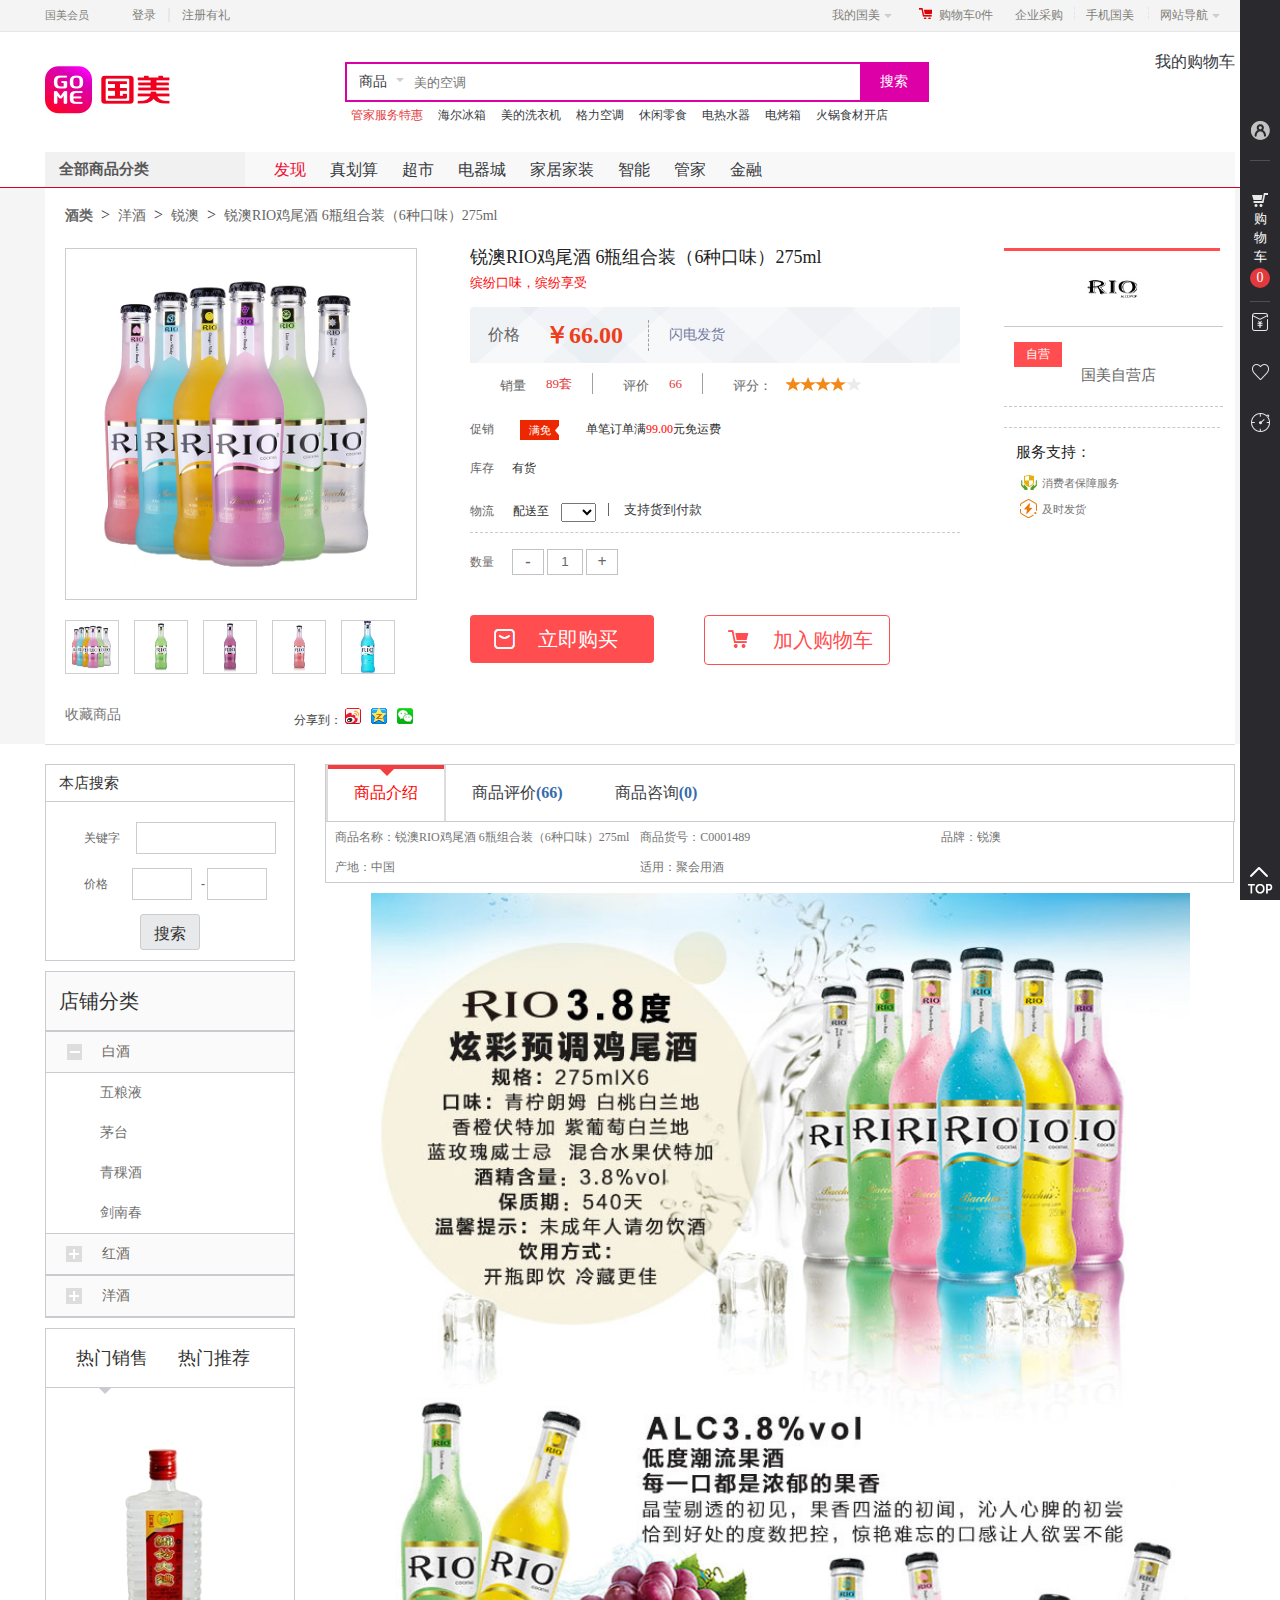
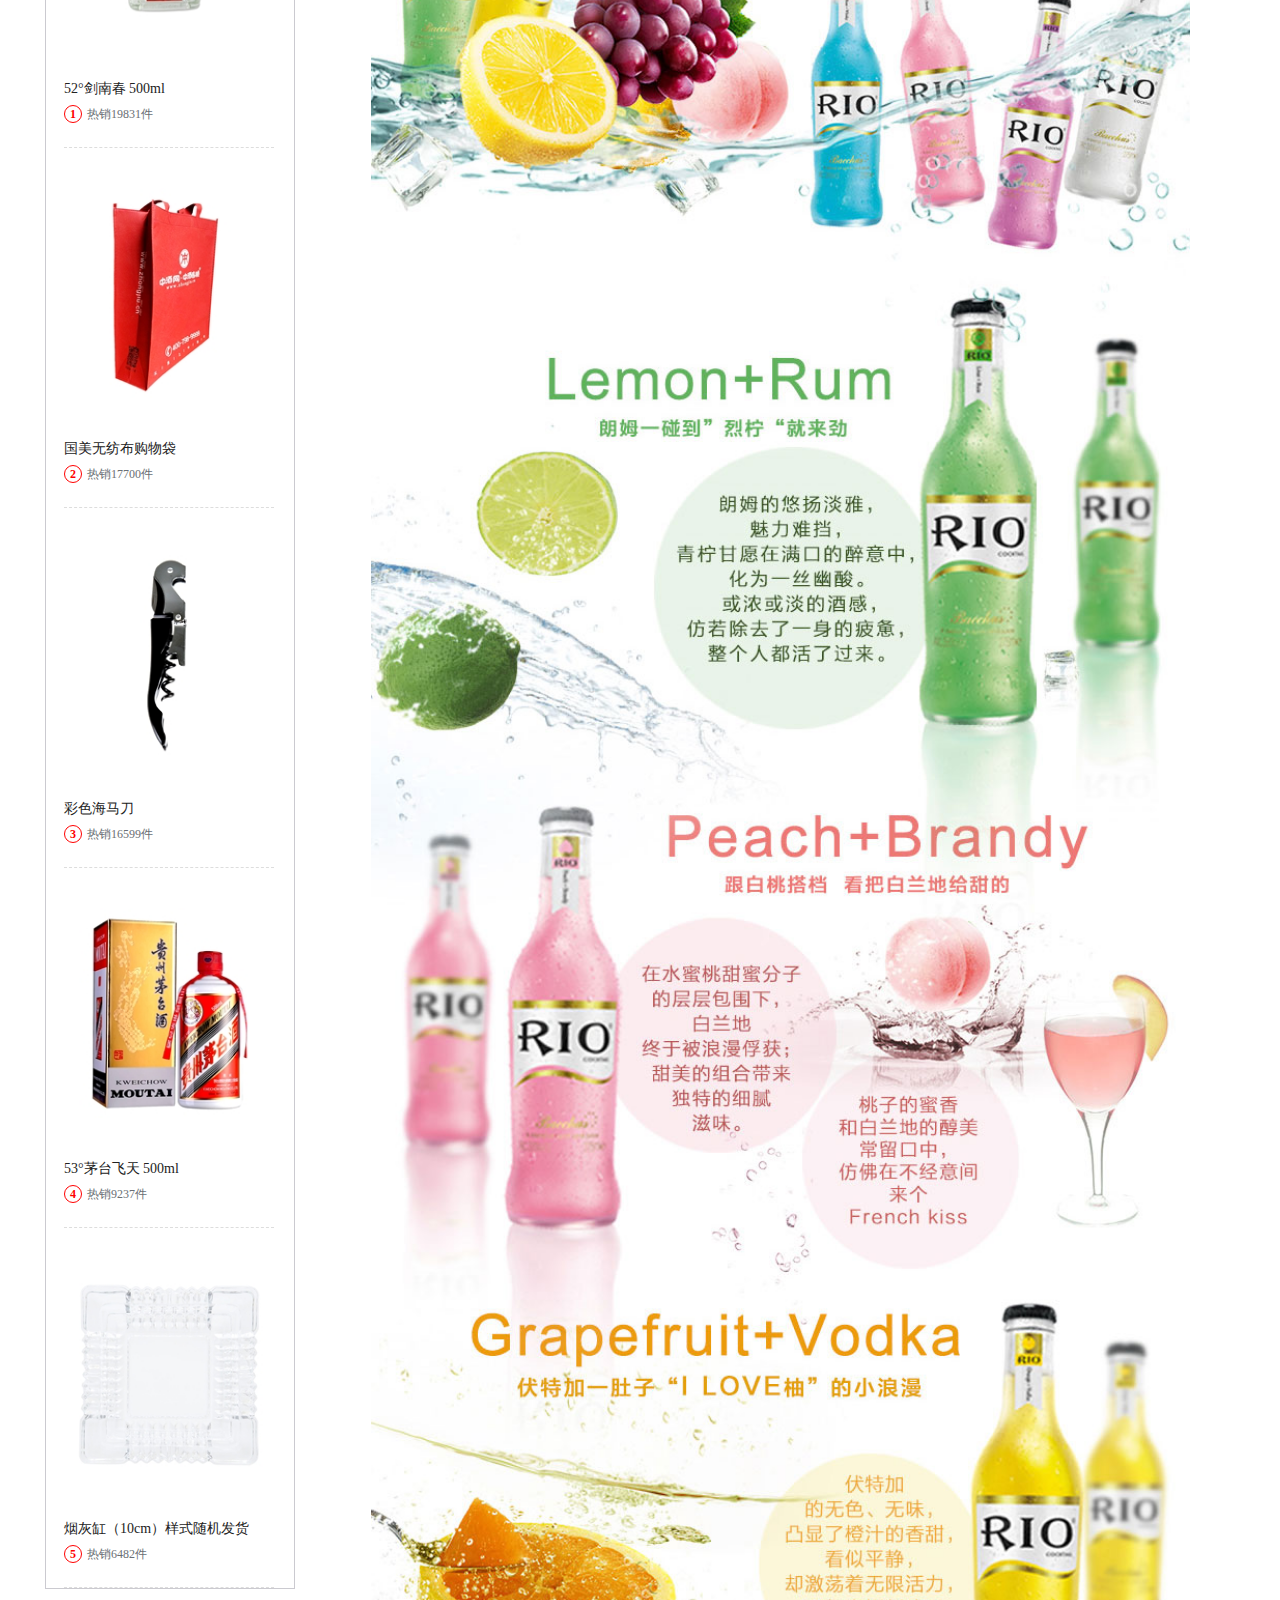
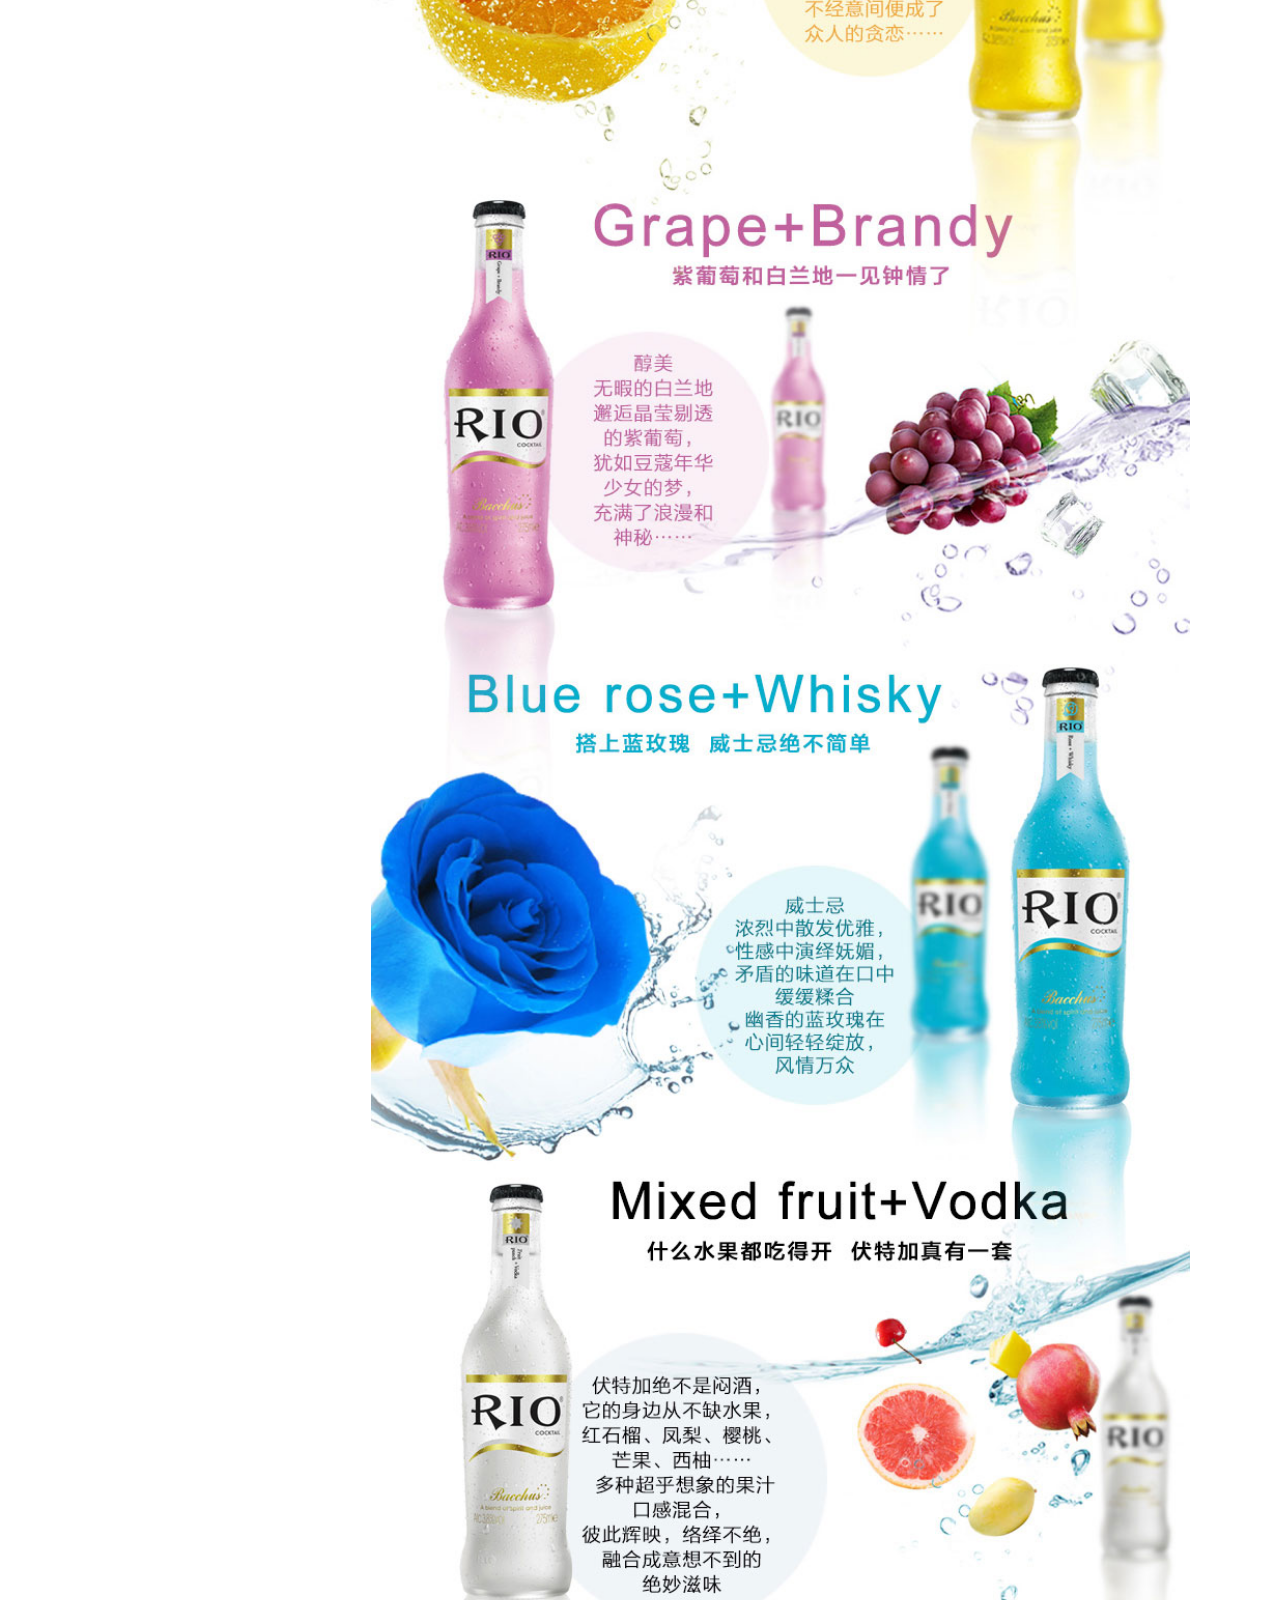
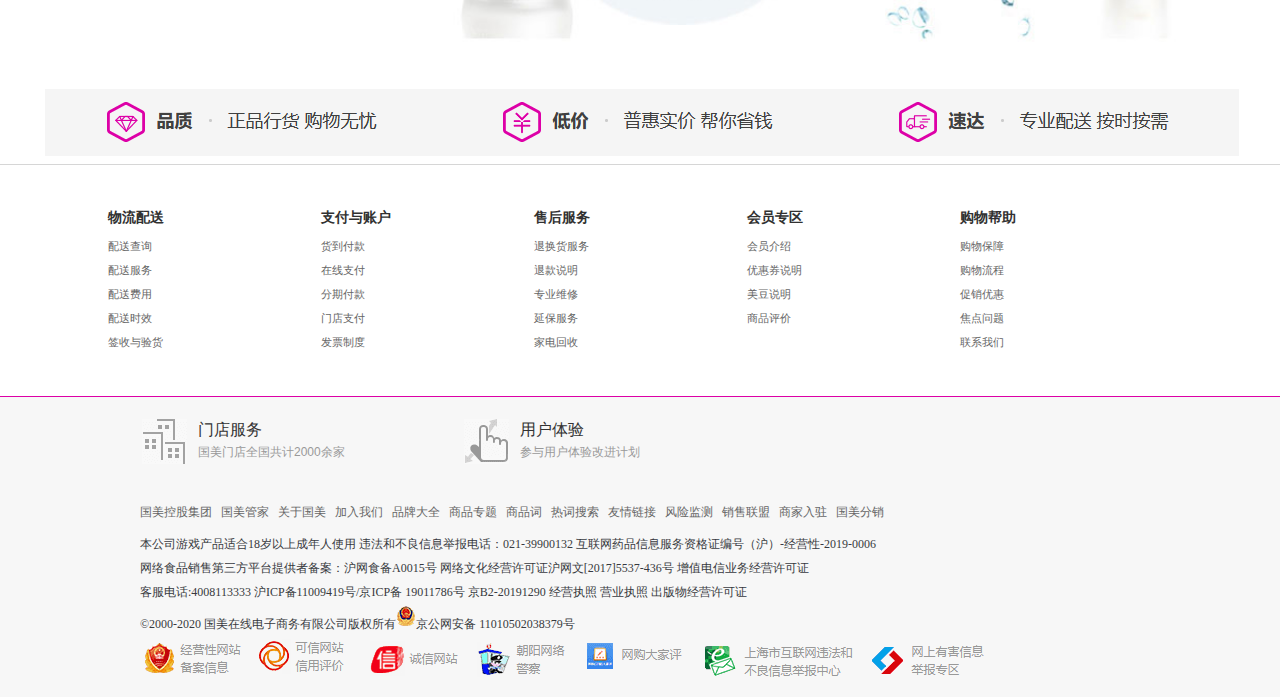
<file: suning/goods-details.html>
<!DOCTYPE html>
<html>

<head>
	<meta charset="utf-8" />
	<title>商品详情</title>
	<link rel="stylesheet" type="text/css" href="css/base.css" />
	<link rel="stylesheet" type="text/css" href="css/goods-details.css" />
	<script src="js/jquery-1.12.3.js" type="text/javascript" charset="utf-8"></script>
	<script src="js/jquery.cookie.js" type="text/javascript" charset="utf-8"></script>
	<script src="js/base.js" type="text/javascript" charset="utf-8"></script>
	<script src="js/goods-details.js" type="text/javascript" charset="utf-8"></script>
	<script src="js/jquery.fly.min.js" type="text/javascript" charset="utf-8"></script>
</head>

<body>
	<!--head，Nav，部分开始-->
	<div class="header-outer">
		<div class="header">
			<span class="top-left">国美会员</span>
			<ul id="login">
				<li><a class="L-line" href="login.html">登录</a></li>
				<li><a href="register.html">注册有礼</a></li>
			</ul>
			<ul id="list-right">
				<li class="my-zjw">
					<a href="#">我的国美<b class="dropdown"></b></a>
					<ol class="dropdown-menu">
						<li><a href="#">已买到的商品</a></li>
						<li><a href="#">我关注的商品</a></li>
						<li><a href="#">我关注的店铺</a></li>
					</ol>
				</li>
				<li><a class="car-icon" href="shopingCart.html"><em></em>购物车<span>0</span>件</a></li>
				<li class="wx"><a href="#">企业采购<b class="d-line"></b></a>
					<div class="dropdown-wx">
						<img src="img/base/wx.jpg" />
					</div>
				</li>
				<li class="app"><a href="#">手机国美 <b class="d-line"></b></a>
					<div class="dropdown-download">
						<img src="img/base/下载.gif" />
						<p class="sao">扫描二维码</p>
						<p class="xia">下载客户端</p>
					</div>
				</li>
				<li class="seller">
					<a href="#">网站导航<b class="dropdown"></b></a>
					<ol class="dropdown-menu-2">
						<li><a href="#">商家入驻</a></li>
						<li><a href="#">已卖出商品</a></li>
						<li><a href="#">发布商品</a></li>
						<li><a href="#">管理商品</a></li>
					</ol>
				</li>
				<!-- <li class="phone-num"><a href="#">订购热线：400-798-9999</a></li> -->
			</ul>
		</div>
	</div>

	<div class="top-outer">
		<div id="top">
			<a id="logo" href="index.html"><img src="img/logo.png" /></a>
			<div class="seek">
				<div class="seekBy">
					商品 <b></b>
				</div>
				<ul class="popup">
					<li>商品</li>
					<li>店铺</li>
				</ul>
				<input class="txt" type="text" placeholder="美的空调" />
				<a class="btn" href="#">搜索</a>
			</div>
			<p class="hot-word">
				<a href="#">管家服务特惠</a>
				<a href="#">海尔冰箱</a>
				<a href="#">美的洗衣机</a>
				<a href="#">格力空调</a>
				<a href="#">休闲零食</a>
				<a href="#">电热水器</a>
				<a href="#">电烤箱</a>
				<a href="#">火锅食材开店</a>
			</p>
			<div class="top-ad">
				<a href="#">
					<a>我的购物车</a>
				</a>
			</div>
		</div>
		<!--导航栏-->
		<div id="nav">
			<div id="menu">
				<a class="cart" href="#">全部商品分类</a>
			</div>
			<ul id="cart-all">
				<li class="white-spirit cart-bg">
					<h3><a href="#">
							手机 充值</a></h3>
				</li>
				<div class="cart-more">
					<div>
						<div class="title display-inline-block">
							手机通讯
						</div>
						<div class="options display-inline-block">
							<a>手机 iPhone 华为 小米 荣耀 三星 OPPO vivo</a>
						</div>

					</div>

					<div class="cart-more-ad">
						<h3>推荐品牌</h3>
					</div>
				</div>
				<li class="grape cart-bg">
					<h3><a href="#">
							相机 智能数码
						</a></h3>

				</li>

				<div class="cart-more">
					<dl>
						<dt>品牌</dt>
						<dd>
							<ul>
								<li><a href="#">佩西</a></li>
								<li><a href="#">张裕</a></li>
								<li><a href="#">乐船</a></li>
								<li><a href="#">小龙船</a></li>
								<li><a href="#">圣迪斯</a></li>
								<li><a href="#">奔富</a></li>
								<li><a href="#">美圣世家</a></li>
								<li><a href="#">康迪</a></li>
								<li><a href="#">特拉托</a></li>
							</ul>
						</dd>
						<dt>品种</dt>
						<dd>
							<ul>
								<li><a href="#">干红葡萄</a></li>
								<li><a href="#">干白葡萄</a></li>
								<li><a href="#">气泡/香槟</a></li>
								<li><a href="#">冰酒</a></li>
								<li><a href="#">果酒</a></li>
								<li><a href="#">甜桃红</a></li>
								<li><a href="#">甜白</a></li>
							</ul>
						</dd>
						<dt>产地</dt>
						<dd>
							<ul>
								<li><a href="#">法国</a></li>
								<li><a href="#">西班牙</a></li>
								<li><a href="#">智利</a></li>
								<li><a href="#">阿根廷</a></li>
								<li><a href="#">澳大利亚</a></li>
								<li><a href="#">南非</a></li>
								<li><a href="#">中国</a></li>
								<li><a href="#">美国</a></li>
							</ul>
						</dd>
					</dl>

					<div class="cart-more-ad">
						<h3>推荐品牌</h3>
					</div>
				</div>

				<li class="foreign-wine cart-bg">
					<h3><a href="#">
							电脑 办公配件
						</a></h3>

				</li>

				<div class="cart-more">
					<dl>
						<dt>品牌</dt>
						<dd>
							<ul>
								<li><a href="#">皇家贝斯</a></li>
								<li><a href="#">兄弟</a></li>
								<li><a href="#">深蓝</a></li>
								<li><a href="#">白香甜</a></li>
								<li><a href="#">绝对伏特加</a></li>
								<li><a href="#">杰克丹尼</a></li>
								<li><a href="#">百龄坛</a></li>
								<li><a href="#">百加得</a></li>
								<li><a href="#">尊尼获加</a></li>
								<li><a href="#">叶卡</a></li>
								<li><a href="#">轩尼诗</a></li>
								<li><a href="#">皇家礼炮</a></li>
								<li><a href="#">摩根船长</a></li>
							</ul>
						</dd>
						<dt>品种</dt>
						<dd>
							<ul>
								<li><a href="#">聚会用酒</a></li>
								<li><a href="#">商务用酒</a></li>
							</ul>
						</dd>
						<dt>产地</dt>
						<dd>
							<ul>
								<li><a href="#">中国</a></li>
								<li><a href="#">法国</a></li>
								<li><a href="#">英国</a></li>
								<li><a href="#">美国</a></li>
							</ul>
						</dd>
					</dl>

					<div class="cart-more-ad">
						<h3>推荐品牌</h3>
					</div>
				</div>

				<li class="yellow-wine cart-bg">
					<h3><a href="#">
							电视 影音 智能
						</a></h3>

				</li>

				<div class="cart-more">
					<dl>
						<dt>品牌</dt>
						<dd>
							<ul>
								<li><a href="#">塔牌</a></li>
								<li><a href="#">古越龙山</a></li>
								<li><a href="#">石库门</a></li>
								<li><a href="#">会稽山</a></li>
								<li><a href="#">唐宋</a></li>
							</ul>
						</dd>
						<dt>品种</dt>
						<dd>
							<ul>
								<li><a href="#">聚会用酒</a></li>
								<li><a href="#">礼节拜访</a></li>
								<li><a href="#">婚庆用酒</a></li>
							</ul>
						</dd>
					</dl>

					<div class="cart-more-ad">
						<h3>推荐品牌</h3>
					</div>
				</div>

				<li class="gift-box cart-bg">
					<h3><a href="#">
							空调 冰箱 洗衣机
						</a></h3>
				</li>

				<div class="cart-more">
					<dl>
						<dt>品牌</dt>
						<dd>
							<ul>
								<li><a href="#">礼盒</a></li>
								<li><a href="#">五粮液</a></li>
								<li><a href="#">汾酒</a></li>
								<li><a href="#">茅台</a></li>
								<li><a href="#">剑南春</a></li>
								<li><a href="#">张裕</a></li>
								<li><a href="#">拉菲</a></li>
							</ul>
						</dd>
						<dt>类型</dt>
						<dd>
							<ul>
								<li><a href="#">酱香型</a></li>
								<li><a href="#">浓香型</a></li>
								<li><a href="#">干红葡萄</a></li>
								<li><a href="#">干白葡萄</a></li>
							</ul>
						</dd>
						<dt>产地</dt>
						<dd>
							<ul>
								<li><a href="#">四川</a></li>
								<li><a href="#">贵州</a></li>
								<li><a href="#">法国</a></li>
								<li><a href="#">美国</a></li>
							</ul>
						</dd>
					</dl>

					<div class="cart-more-ad">
						<h3>推荐品牌</h3>
					</div>
				</div>

				<li class="webbing cart-bg">
					<h3><a href="#">厨房卫浴 生活电器 环境</a></h3>

				</li>

				<div class="cart-more">
					<dl>
						<dt>品牌</dt>
						<dd>
							<ul>
								<li><a href="#">剑南春</a></li>
								<li><a href="#">泸州老窖</a></li>
								<li><a href="#">伊莎特</a></li>
								<li><a href="#">佩西</a></li>
								<li><a href="#">卡莎玛利亚</a></li>
								<li><a href="#">龙船康帝</a></li>
								<li><a href="#">郎酒</a></li>
							</ul>
						</dd>
						<dt>种类</dt>
						<dd>
							<ul>
								<li><a href="#">白酒</a></li>
								<li><a href="#">红酒</a></li>
								<li><a href="#">洋酒</a></li>
								<li><a href="#">起泡酒</a></li>
								<li><a href="#">黄酒</a></li>
							</ul>
						</dd>
						<dt>产地</dt>
						<dd>
							<ul>
								<li><a href="#">贵州</a></li>
								<li><a href="#">四川</a></li>
								<li><a href="#">南非</a></li>
								<li><a href="#">法国</a></li>
								<li><a href="#">英国</a></li>
							</ul>
						</dd>
					</dl>

					<div class="cart-more-ad">
						<h3>推荐品牌</h3>
					</div>
				</div>


				<li class="webbing cart-bg">
					<h3><a href="#">
							家具 建材 欧洲厨房
						</a></h3>

				</li>

				<div class="cart-more">
					<dl>
						<dt>品牌</dt>
						<dd>
							<ul>
								<li><a href="#">剑南春</a></li>
								<li><a href="#">泸州老窖</a></li>
								<li><a href="#">伊莎特</a></li>
								<li><a href="#">佩西</a></li>
								<li><a href="#">卡莎玛利亚</a></li>
								<li><a href="#">龙船康帝</a></li>
								<li><a href="#">郎酒</a></li>
							</ul>
						</dd>
						<dt>种类</dt>
						<dd>
							<ul>
								<li><a href="#">白酒</a></li>
								<li><a href="#">红酒</a></li>
								<li><a href="#">洋酒</a></li>
								<li><a href="#">起泡酒</a></li>
								<li><a href="#">黄酒</a></li>
							</ul>
						</dd>
						<dt>产地</dt>
						<dd>
							<ul>
								<li><a href="#">贵州</a></li>
								<li><a href="#">四川</a></li>
								<li><a href="#">南非</a></li>
								<li><a href="#">法国</a></li>
								<li><a href="#">英国</a></li>
							</ul>
						</dd>
					</dl>

					<div class="cart-more-ad">
						<h3>推荐品牌</h3>
					</div>
				</div>

				<li class="webbing cart-bg">
					<h3><a href="#">家居家纺 家居家装</a></h3>

				</li>

				<div class="cart-more">
					<dl>
						<dt>品牌</dt>
						<dd>
							<ul>
								<li><a href="#">剑南春</a></li>
								<li><a href="#">泸州老窖</a></li>
								<li><a href="#">伊莎特</a></li>
								<li><a href="#">佩西</a></li>
								<li><a href="#">卡莎玛利亚</a></li>
								<li><a href="#">龙船康帝</a></li>
								<li><a href="#">郎酒</a></li>
							</ul>
						</dd>
						<dt>种类</dt>
						<dd>
							<ul>
								<li><a href="#">白酒</a></li>
								<li><a href="#">红酒</a></li>
								<li><a href="#">洋酒</a></li>
								<li><a href="#">起泡酒</a></li>
								<li><a href="#">黄酒</a></li>
							</ul>
						</dd>
						<dt>产地</dt>
						<dd>
							<ul>
								<li><a href="#">贵州</a></li>
								<li><a href="#">四川</a></li>
								<li><a href="#">南非</a></li>
								<li><a href="#">法国</a></li>
								<li><a href="#">英国</a></li>
							</ul>
						</dd>
					</dl>

					<div class="cart-more-ad">
						<h3>推荐品牌</h3>
					</div>
				</div>

				<li class="webbing cart-bg">
					<h3><a href="#">
							食品酒水 母婴玩具
						</a></h3>

				</li>

				<div class="cart-more">
					<dl>
						<dt>品牌</dt>
						<dd>
							<ul>
								<li><a href="#">剑南春</a></li>
								<li><a href="#">泸州老窖</a></li>
								<li><a href="#">伊莎特</a></li>
								<li><a href="#">佩西</a></li>
								<li><a href="#">卡莎玛利亚</a></li>
								<li><a href="#">龙船康帝</a></li>
								<li><a href="#">郎酒</a></li>
							</ul>
						</dd>
						<dt>种类</dt>
						<dd>
							<ul>
								<li><a href="#">白酒</a></li>
								<li><a href="#">红酒</a></li>
								<li><a href="#">洋酒</a></li>
								<li><a href="#">起泡酒</a></li>
								<li><a href="#">黄酒</a></li>
							</ul>
						</dd>
						<dt>产地</dt>
						<dd>
							<ul>
								<li><a href="#">贵州</a></li>
								<li><a href="#">四川</a></li>
								<li><a href="#">南非</a></li>
								<li><a href="#">法国</a></li>
								<li><a href="#">英国</a></li>
							</ul>
						</dd>
					</dl>

					<div class="cart-more-ad">
						<h3>推荐品牌</h3>
					</div>
				</div>

				<li class="webbing cart-bg">
					<h3><a href="#">美妆个护</a></h3>

				</li>

				<div class="cart-more">
					<dl>
						<dt>品牌</dt>
						<dd>
							<ul>
								<li><a href="#">剑南春</a></li>
								<li><a href="#">泸州老窖</a></li>
								<li><a href="#">伊莎特</a></li>
								<li><a href="#">佩西</a></li>
								<li><a href="#">卡莎玛利亚</a></li>
								<li><a href="#">龙船康帝</a></li>
								<li><a href="#">郎酒</a></li>
							</ul>
						</dd>
						<dt>种类</dt>
						<dd>
							<ul>
								<li><a href="#">白酒</a></li>
								<li><a href="#">红酒</a></li>
								<li><a href="#">洋酒</a></li>
								<li><a href="#">起泡酒</a></li>
								<li><a href="#">黄酒</a></li>
							</ul>
						</dd>
						<dt>产地</dt>
						<dd>
							<ul>
								<li><a href="#">贵州</a></li>
								<li><a href="#">四川</a></li>
								<li><a href="#">南非</a></li>
								<li><a href="#">法国</a></li>
								<li><a href="#">英国</a></li>
							</ul>
						</dd>
					</dl>

					<div class="cart-more-ad">
						<h3>推荐品牌</h3>
					</div>
				</div>

				<li class="webbing cart-bg">
					<h3><a href="#">
							服饰鞋帽 箱包奢品
						</a></h3>

				</li>

				<div class="cart-more">
					<dl>
						<dt>品牌</dt>
						<dd>
							<ul>
								<li><a href="#">剑南春</a></li>
								<li><a href="#">泸州老窖</a></li>
								<li><a href="#">伊莎特</a></li>
								<li><a href="#">佩西</a></li>
								<li><a href="#">卡莎玛利亚</a></li>
								<li><a href="#">龙船康帝</a></li>
								<li><a href="#">郎酒</a></li>
							</ul>
						</dd>
						<dt>种类</dt>
						<dd>
							<ul>
								<li><a href="#">白酒</a></li>
								<li><a href="#">红酒</a></li>
								<li><a href="#">洋酒</a></li>
								<li><a href="#">起泡酒</a></li>
								<li><a href="#">黄酒</a></li>
							</ul>
						</dd>
						<dt>产地</dt>
						<dd>
							<ul>
								<li><a href="#">贵州</a></li>
								<li><a href="#">四川</a></li>
								<li><a href="#">南非</a></li>
								<li><a href="#">法国</a></li>
								<li><a href="#">英国</a></li>
							</ul>
						</dd>
					</dl>

					<div class="cart-more-ad">
						<h3>推荐品牌</h3>
					</div>
				</div>

				<li class="webbing cart-bg">
					<h3><a href="#">运动户外 钟表首饰</a></h3>

				</li>

				<div class="cart-more">
					<dl>
						<dt>品牌</dt>
						<dd>
							<ul>
								<li><a href="#">剑南春</a></li>
								<li><a href="#">泸州老窖</a></li>
								<li><a href="#">伊莎特</a></li>
								<li><a href="#">佩西</a></li>
								<li><a href="#">卡莎玛利亚</a></li>
								<li><a href="#">龙船康帝</a></li>
								<li><a href="#">郎酒</a></li>
							</ul>
						</dd>
						<dt>种类</dt>
						<dd>
							<ul>
								<li><a href="#">白酒</a></li>
								<li><a href="#">红酒</a></li>
								<li><a href="#">洋酒</a></li>
								<li><a href="#">起泡酒</a></li>
								<li><a href="#">黄酒</a></li>
							</ul>
						</dd>
						<dt>产地</dt>
						<dd>
							<ul>
								<li><a href="#">贵州</a></li>
								<li><a href="#">四川</a></li>
								<li><a href="#">南非</a></li>
								<li><a href="#">法国</a></li>
								<li><a href="#">英国</a></li>
							</ul>
						</dd>
					</dl>

					<div class="cart-more-ad">
						<h3>推荐品牌</h3>
					</div>
				</div>

				<li class="webbing cart-bg">
					<h3><a href="#">
							汽车整车 汽车用品
						</a></h3>

				</li>

				<div class="cart-more">
					<dl>
						<dt>品牌</dt>
						<dd>
							<ul>
								<li><a href="#">剑南春</a></li>
								<li><a href="#">泸州老窖</a></li>
								<li><a href="#">伊莎特</a></li>
								<li><a href="#">佩西</a></li>
								<li><a href="#">卡莎玛利亚</a></li>
								<li><a href="#">龙船康帝</a></li>
								<li><a href="#">郎酒</a></li>
							</ul>
						</dd>
						<dt>种类</dt>
						<dd>
							<ul>
								<li><a href="#">白酒</a></li>
								<li><a href="#">红酒</a></li>
								<li><a href="#">洋酒</a></li>
								<li><a href="#">起泡酒</a></li>
								<li><a href="#">黄酒</a></li>
							</ul>
						</dd>
						<dt>产地</dt>
						<dd>
							<ul>
								<li><a href="#">贵州</a></li>
								<li><a href="#">四川</a></li>
								<li><a href="#">南非</a></li>
								<li><a href="#">法国</a></li>
								<li><a href="#">英国</a></li>
							</ul>
						</dd>
					</dl>

					<div class="cart-more-ad">
						<h3>推荐品牌</h3>
					</div>
				</div>

				<li class="webbing cart-bg">
					<h3><a href="#">国美金融</a></h3>

				</li>

				<div class="cart-more">
					<dl>
						<dt>品牌</dt>
						<dd>
							<ul>
								<li><a href="#">剑南春</a></li>
								<li><a href="#">泸州老窖</a></li>
								<li><a href="#">伊莎特</a></li>
								<li><a href="#">佩西</a></li>
								<li><a href="#">卡莎玛利亚</a></li>
								<li><a href="#">龙船康帝</a></li>
								<li><a href="#">郎酒</a></li>
							</ul>
						</dd>
						<dt>种类</dt>
						<dd>
							<ul>
								<li><a href="#">白酒</a></li>
								<li><a href="#">红酒</a></li>
								<li><a href="#">洋酒</a></li>
								<li><a href="#">起泡酒</a></li>
								<li><a href="#">黄酒</a></li>
							</ul>
						</dd>
						<dt>产地</dt>
						<dd>
							<ul>
								<li><a href="#">贵州</a></li>
								<li><a href="#">四川</a></li>
								<li><a href="#">南非</a></li>
								<li><a href="#">法国</a></li>
								<li><a href="#">英国</a></li>
							</ul>
						</dd>
					</dl>

					<div class="cart-more-ad">
						<h3>推荐品牌</h3>
					</div>
				</div>

				<li class="webbing cart-bg">
					<h3><a href="#">国美管家</a></h3>

				</li>

				<div class="cart-more">
					<dl>
						<dt>品牌</dt>
						<dd>
							<ul>
								<li><a href="#">剑南春</a></li>
								<li><a href="#">泸州老窖</a></li>
								<li><a href="#">伊莎特</a></li>
								<li><a href="#">佩西</a></li>
								<li><a href="#">卡莎玛利亚</a></li>
								<li><a href="#">龙船康帝</a></li>
								<li><a href="#">郎酒</a></li>
							</ul>
						</dd>
						<dt>种类</dt>
						<dd>
							<ul>
								<li><a href="#">白酒</a></li>
								<li><a href="#">红酒</a></li>
								<li><a href="#">洋酒</a></li>
								<li><a href="#">起泡酒</a></li>
								<li><a href="#">黄酒</a></li>
							</ul>
						</dd>
						<dt>产地</dt>
						<dd>
							<ul>
								<li><a href="#">贵州</a></li>
								<li><a href="#">四川</a></li>
								<li><a href="#">南非</a></li>
								<li><a href="#">法国</a></li>
								<li><a href="#">英国</a></li>
							</ul>
						</dd>
					</dl>

					<div class="cart-more-ad">
						<h3>推荐品牌</h3>
					</div>
				</div>

			</ul>

			<ul class="nav-right">
				<li class="nav-first"><a href="#">发现</a></li>
				<li><a href="#">真划算</a></li>
				<li><a href="#">超市</a></li>
				<li><a href="#">电器城</a></li>
				<li><a href="#">家居家装</a></li>
				<li><a href="#">智能</a></li>
				<li><a href="#">管家</a></li>
				<li><a href="#">金融</a></li>
			</ul>
		</div>
	</div>


	<div class="trade-outer">
		<div class="trade">
			<span>
				<b><a href="#">酒类</a></b>
				&nbsp;>&nbsp;
				<a href="#">洋酒</a>
				&nbsp;>&nbsp;
				<a href="#">锐澳</a>
				&nbsp;>&nbsp;
				<a class="trade-title" href="#"></a>
			</span>
			<div class="trade-show">
				<div id="show">
					<img src="" />
					<div id="showArea">

					</div>
				</div>
				<ul id="show-small">
					<li><img src="" /></li>
					<li><img src="" /></li>
					<li><img src="" /></li>
					<li><img src="" /></li>
					<li><img src="" /></li>
				</ul>
			</div>
			<div id="showBig">
				<img id="showBigImg" src="img/goods/1.png" />
			</div>

			<div class="shop-msg">
				<p class="shop-title"></p>
				<span class="shop-ad"></span>
				<div class="t">
					<span class="t1">价格</span>
					<b class="t-price"></b>
					<span class="t2">闪电发货</span>
				</div>
				<div class="b">
					<span class="b1">销量</span>
					<span class="b2"></span>
					<span class="b1">评价</span>
					<a class="b2 b3" href="#">66</a>
					<span class="b1">评分：</span>
					<span class="b4"></span>
				</div>
				<div class="c">
					<span class="c1">促销</span>
					<span class="c2">满免</span>
					<span class="c3">单笔订单满<b class="c4">99.00</b>元免运费</span>
				</div>
				<div class="d">
					<span class="d1">库存</span>
					<span class="d2"></span>
				</div>
				<div class="e">
					<span class="e1">物流</span>
					<span class="e2">配送至</span>
					<select class="e3" name="">
						<option value=""></option>
					</select>
					<span class="e4">支持货到付款</span>
				</div>
				<div class="shop-buy">
					<span class="sl">数量</span>
					<span class="jian">-</span>
					<input type="text" class="Val" value="1" />
					<span class="jia">+</span>
				</div>
				<div class="buy">
					<a class="buyNow"><i></i>立即购买</a>
					<a class="addCar"><i></i>加入购物车</a>
				</div>
			</div>

			<div class="shop-name">
				<a class="shop-name-logo" href="#"><img src="img/goods/logo_671.jpg" /></a>
				<div class="shop-name-n">
					<span class="n1">自营</span>
					<a href="#">国美自营店</a>
				</div>
				<dl class="shop-serve">
					<dt>服务支持：</dt>
					<dd class="s1"><img src="img/goods/Security.jpg" /><span>消费者保障服务</span></dd>
					<dd class="s2"><img src="img/goods/TimelyDelivery.jpg" /><span>及时发货</span></dd>
				</dl>
			</div>

			<div class="btn-collect">
				<a class="collect" href="#">收藏商品</a>
				<span class="icon">
					分享到：
					<a class="wb" href="#"></a>
					<a class="qqkj" href="#"></a>
					<a class="wx" href="#"></a>
				</span>
			</div>

		</div>
	</div>



	<!--详情介绍-->
	<div class="details-outer">
		<div class="d-left">
			<ul class="se">
				<li class="se1">本店搜索</li>
				<li class="se2">
					关键字 <input type="text" />
				</li>
				<li class="se3">
					价格<input class="se31" type="text" /><b>-</b><input type="text" />
				</li>
				<li class="se4">
					<input type="button" value="搜索" />
				</li>
			</ul>

			<ul class="store-class">
				<li class="sc1">店铺分类</li>
				<li class="sc2">
					<s class="sc2a"></s><a href="#">白酒</a>
				</li>
				<dl class="cc" style="display: block;">
					<dd><a href="#">五粮液</a></dd>
					<dd><a href="#">茅台</a></dd>
					<dd><a href="#">青稞酒</a></dd>
					<dd><a href="#">剑南春</a></dd>
				</dl>
				<li class="sc2">
					<s class="sc2b"></s><a href="#">红酒</a>
				</li>
				<dl class="cc">
					<dd><a href="#">拉菲</a></dd>
					<dd><a href="#">黄尾袋鼠</a></dd>
					<dd><a href="#">马克斯威</a></dd>
					<dd><a href="#">张裕</a></dd>
				</dl>
				<li class="sc2 sc3">
					<s class="sc2b"></s><a href="#">洋酒</a>
				</li>
				<dl class="cc">
					<dd><a href="#">伏特加</a></dd>
					<dd><a href="#">马爹利</a></dd>
					<dd><a href="#">人头马</a></dd>
					<dd><a href="#">芝华士</a></dd>
				</dl>
			</ul>

			<ul class="pop">
				<li class="pop0">
					<h3 class="cur">热门销售</h3>
					<h3>热门推荐</h3>
				</li>
				<li class="pop1">
					<dl>
						<dd>
							<a href="#"><img src="img/goods/1_220.png" /></a>
							<a href="#">52°剑南春 500ml</a>
							<span><b>1</b>热销19831件</span>
						</dd>
						<dd>
							<a href="#"><img src="img/goods/2_220.png" /></a>
							<a href="#">国美无纺布购物袋</a>
							<span><b>2</b>热销17700件</span>
						</dd>
						<dd>
							<a href="#"><img src="img/goods/3_220.png" /></a>
							<a href="#">彩色海马刀</a>
							<span><b>3</b>热销16599件</span>
						</dd>
						<dd>
							<a href="#"><img src="img/goods/4_220.png" /></a>
							<a href="#">53°茅台飞天 500ml</a>
							<span><b>4</b>热销9237件</span>
						</dd>
						<dd>
							<a href="#"><img src="img/goods/5_220.png" /></a>
							<a href="#">烟灰缸（10cm）样式随机发货</a>
							<span><b>5</b>热销6482件</span>
						</dd>
					</dl>
				</li>
				<li class="pop1 pop3">
					<dl>
						<dd>
							<a href="#"><img src="img/goods/6_220.png" /></a>
							<a href="#">11.5°张裕干红葡萄酒750ml（6瓶装）</a>
							<span><b>1</b>关注6次</span>
						</dd>
						<dd>
							<a href="#"><img src="img/goods/7_220.png" /></a>
							<a href="#">52°剑南春 500ml</a>
							<span><b>2</b>关注6次</span>
						</dd>
						<dd>
							<a href="#"><img src="img/goods/8_220.png" /></a>
							<a href="#">52°国窖1573 500ml</a>
							<span><b>3</b>关注5次</span>
						</dd>
						<dd>
							<a href="#"><img src="img/goods/9_220.png" /></a>
							<a href="#">53°茅台王子酒（旧包装） 500ml（6瓶装）</a>
							<span><b>4</b>关注5次</span>
						</dd>
						<dd>
							<a href="#"><img src="img/goods/10_220.png" /></a>
							<a href="#">52° 茅台醇原浆 500ml （6瓶装）</a>
							<span><b>5</b>关注5次</span>
						</dd>
					</dl>
				</li>
			</ul>
		</div>
		<div class="d-rigth">
			<div class="t-nav">
				<ul class="t-tab">
					<li class="t-active">
						<span></span>
						<i></i>
						<a href="#">商品介绍</a>
					</li>
					<li>
						<span></span>
						<i></i>
						<a href="#">商品评价<b>(66)</b></a>
					</li>
					<li>
						<span></span>
						<i></i>
						<a href="#">商品咨询<b>(0)</b></a>
					</li>
				</ul>
			</div>
			<div class="details-pic">
				<table border="1" cellspacing="0" cellpadding="0">
					<tr>
						<td>商品名称：<span class="trade-title"></span></td>
						<td>商品货号：C0001489</td>
						<td>品牌：锐澳</td>
					</tr>
					<tr>
						<td>产地：中国</td>
						<td>适用：聚会用酒</td>
						<td></td>
					</tr>
				</table>
				<img src="" />
				<img src="" />
				<img src="" />
				<img src="" />
				<img src="" />
				<img src="" />
				<img src="" />
				<img src="" />
			</div>


		</div>
	</div>








	<!--底部footer层，-->
	<div class="footer1-outer">
		<div id="footer1">
			<img src="img/20201221154750.png" alt="" srcset="">
		</div>

	</div>

	<div class="footer2-outer">
		<div id="footer2">

			<dl class="wrap-link">
				<dt class="Title">
					<h3>物流配送</h3>
				</dt>
				<dd><a href="#">配送查询</a></dd>
				<dd><a href="#">配送服务</a></dd>
				<dd><a href="#">配送费用</a></dd>
				<dd><a href="#">配送时效</a></dd>
				<dd><a href="#">签收与验货</a></dd>
			</dl>
			<dl class="wrap-link">
				<dt class="Title">
					<h3>支付与账户</h3>
				</dt>
				<dd><a href="#">货到付款</a></dd>
				<dd><a href="#">在线支付</a></dd>
				<dd><a href="#">分期付款</a></dd>
				<dd><a href="#">门店支付</a></dd>
				<dd><a href="#">发票制度</a></dd>
			</dl>
			<dl class="wrap-link">
				<dt class="Title">
					<h3>售后服务</h3>
				</dt>
				<dd><a href="#">退换货服务</a></dd>
				<dd><a href="#">退款说明</a></dd>
				<dd><a href="#">专业维修</a></dd>
				<dd><a href="#">延保服务</a></dd>
				<dd><a href="#">家电回收</a></dd>
			</dl>
			<dl class="wrap-link">
				<dt class="Title">
					<h3>会员专区</h3>
				</dt>
				<dd><a href="#">会员介绍</a></dd>
				<dd><a href="#">优惠券说明</a></dd>
				<dd><a href="#">美豆说明</a></dd>
				<dd><a href="#">商品评价</a></dd>
			</dl>
			<dl class="wrap-link">
				<dt class="Title">
					<h3>购物帮助</h3>
				</dt>
				<dd><a href="#">购物保障</a></dd>
				<dd><a href="#">购物流程</a></dd>
				<dd><a href="#">促销优惠</a></dd>
				<dd><a href="#">焦点问题</a></dd>
				<dd><a href="#">联系我们</a></dd>
			</dl>


		</div>
	</div>

	<div class="footer3-outer">
		<div id="footer3">
			<div id="gome-foot">
				<div id="gome-foot-box">
					<span class="clearfix">
						<img src="img/20201221191851.png" alt="" srcset="">
						<p><strong>门店服务</strong>
							<a>国美门店全国共计2000余家</a>
						</p>
					</span>

					<span class="clearfix ued">
						<img src="img/20201221191919.png" alt="" srcset="">
						<p><strong>用户体验</strong>
							<a>参与用户体验改进计划</a>
						</p>
					</span>
				</div>
			</div>

			<a>国美控股集团</a>
			<a>国美管家</a>
			<a>关于国美</a>
			<a>加入我们</a>
			<a>品牌大全</a>
			<a>商品专题</a>
			<a>商品词</a>
			<a>热词搜索</a>
			<a>友情链接</a>
			<a>风险监测</a>
			<a>销售联盟</a>
			<a>商家入驻</a>
			<a>国美分销</a>



			<p>本公司游戏产品适合18岁以上成年人使用  违法和不良信息举报电话：021-39900132  互联网药品信息服务资格证编号（沪）-经营性-2019-0006</p>

			<p>网络食品销售第三方平台提供者备案：沪网食备A0015号  网络文化经营许可证沪网文[2017]5537-436号  增值电信业务经营许可证</p>
			
			<p>客服电话:4008113333  沪ICP备11009419号/京ICP备 19011786号  京B2-20191290  经营执照  营业执照  出版物经营许可证</p>

			<p>©2000-2020  国美在线电子商务有限公司版权所有<img src="img/20201221194140.png" style="display: inline-block;"/>京公网安备 11010502038379号</p>


			<div class="msg">
				<a href="#"><img src="img/20201221194458.png" /></a>
				<a href="#"><img src="img/20201221194513.png" /></a>
				<a href="#"><img src="img/20201221194519.png" /></a>
				<a href="#"><img src="img/20201221194524.png" /></a>
				<a href="#"><img src="img/20201221194530.png" /></a>
				<a href="#"><img src="img/20201221194535.png" /></a>
				<a href="#"><img src="img/20201221194541.png" /></a>
			</div>

		</div>
	</div>

	<!--右侧工具栏-->
	<div id="fixed-right">
		<ul class="fixed-menu">
			<li class="right-user right-menu">
				<i></i>
				<span class="ups">个人中心</span>
			</li>
			<s></s>
			<li class="right-car right-menu">
				<i></i>
				<p>购 物 车</p>
				<b id="end">0</b>
			</li>
			<s></s>
			<li class="right-asset right-menu">
				<i></i>
				<span class="ups">资产中心</span>
			</li>
			<li class="right-like right-menu">
				<i></i>
				<span class="ups">关注商品</span>
			</li>
			<li class="right-history right-menu">
				<i></i>
				<span class="ups">浏览历史</span>
			</li>
		</ul>
		<div class="btn-top right-menu">
			<i class="go-top"></i>
			<span class="ups">返回顶部</span>
		</div>
	</div>
</body>

</html>
</file>
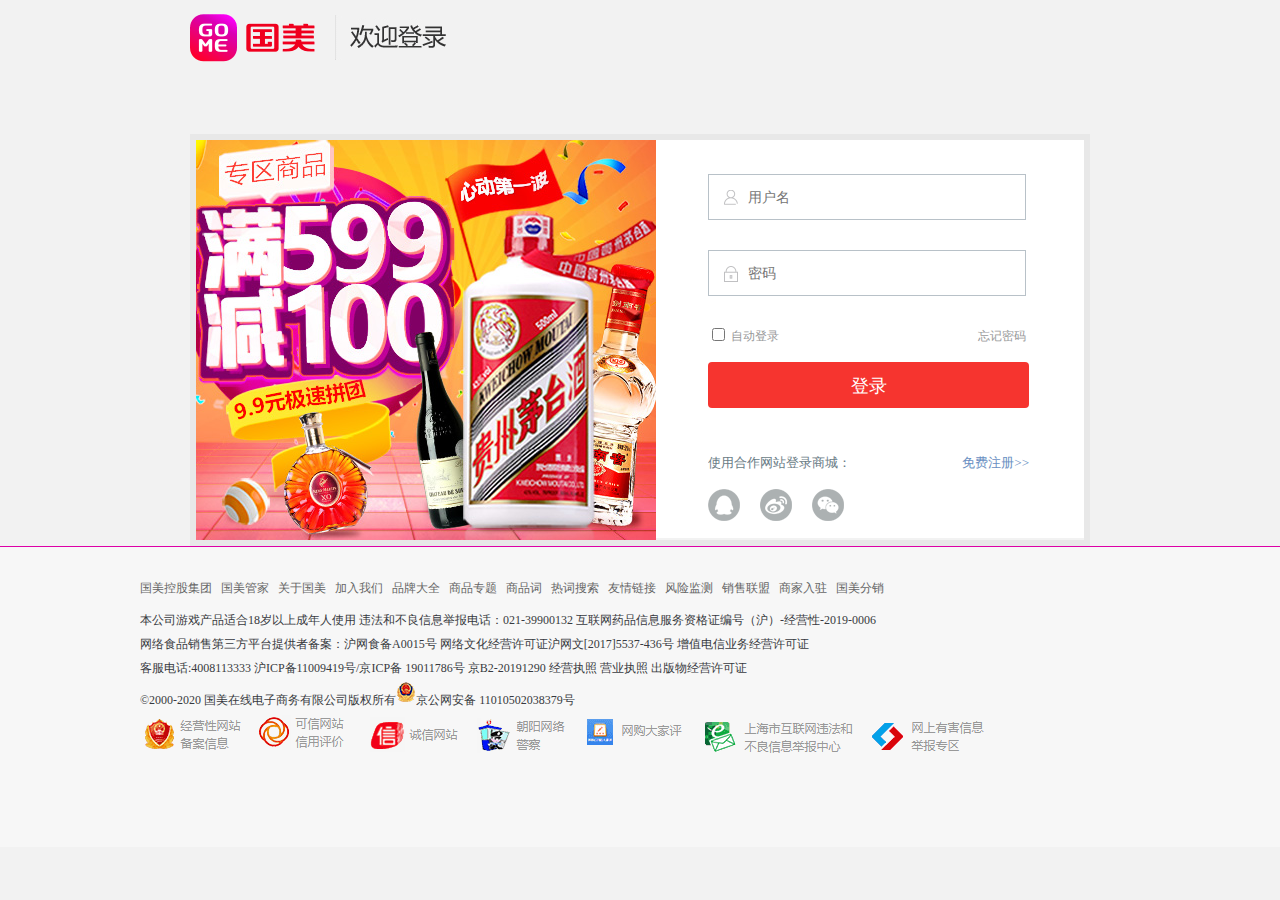
<file: suning/login.html>
<!DOCTYPE html>
<html>

<head>
	<meta charset="UTF-8">
	<title>登录</title>
	<link rel="stylesheet" href="css/base.css">

	<link rel="stylesheet" type="text/css" href="css/reset.css" />
	<link rel="stylesheet" type="text/css" href="css/login.css" />
	<script src="js/jquery-1.12.3.js" type="text/javascript" charset="utf-8"></script>
	<script src="js/jquery.cookie.js" type="text/javascript" charset="utf-8"></script>
	<script src="js/login.js" type="text/javascript" charset="utf-8"></script>
</head>

<body>
	<div class="login-outer">
		<div class="login-warp">
			<div id="logo">
				<a href="index.html"><img src="img/logo.png" /></a>
				<b></b>
			</div>
			<div class="login">
				<img src="img/login/pcloginpic.png" />
				<div class="login-w">
					<div class="username-out">
						<b class="i-name"></b><input type="text" class="username" placeholder="用户名" />
					</div>
					<div class="passwrod-out">
						<b class="i-psw"></b><input type="password" class="passwrod" placeholder="密码" />
					</div>
					<div class="rm">
						<input type="checkbox" id="cbox" />
						<label for="cbox">自动登录</label>
						<a href="#">忘记密码</a>
					</div>
					<input type="button" id="btn" value="登录" />

					<!--错误提示-->
					<div class="hint h1">请输入用户名</div>
					<div class="hint h2">请输入密码</div>
					<div class="hint h3">用户名和密码不匹配</div>


					<div class="coagent">
						<span>使用合作网站登录商城：</span>
						<a class="register" href="register.html">免费注册>></a>
						<a class="qq" href="#"></a>
						<a class="wb" href="#"></a>
						<a class="wx" href="#"></a>
					</div>
				</div>

			</div>
		</div>
	</div>


	<!--底部footer层，-->


	<div class="footer3-outer">
		<div id="footer3">


			<a>国美控股集团</a>
			<a>国美管家</a>
			<a>关于国美</a>
			<a>加入我们</a>
			<a>品牌大全</a>
			<a>商品专题</a>
			<a>商品词</a>
			<a>热词搜索</a>
			<a>友情链接</a>
			<a>风险监测</a>
			<a>销售联盟</a>
			<a>商家入驻</a>
			<a>国美分销</a>



			<p>本公司游戏产品适合18岁以上成年人使用 违法和不良信息举报电话：021-39900132 互联网药品信息服务资格证编号（沪）-经营性-2019-0006</p>

			<p>网络食品销售第三方平台提供者备案：沪网食备A0015号 网络文化经营许可证沪网文[2017]5537-436号 增值电信业务经营许可证</p>

			<p>客服电话:4008113333 沪ICP备11009419号/京ICP备 19011786号 京B2-20191290 经营执照 营业执照 出版物经营许可证</p>

			<p>©2000-2020 国美在线电子商务有限公司版权所有<img src="img/20201221194140.png" style="display: inline-block;" />京公网安备
				11010502038379号</p>


			<div class="msg">
				<a href="#"><img src="img/20201221194458.png" /></a>
				<a href="#"><img src="img/20201221194513.png" /></a>
				<a href="#"><img src="img/20201221194519.png" /></a>
				<a href="#"><img src="img/20201221194524.png" /></a>
				<a href="#"><img src="img/20201221194530.png" /></a>
				<a href="#"><img src="img/20201221194535.png" /></a>
				<a href="#"><img src="img/20201221194541.png" /></a>
			</div>

		</div>
	</div>
</body>

</html>
</file>
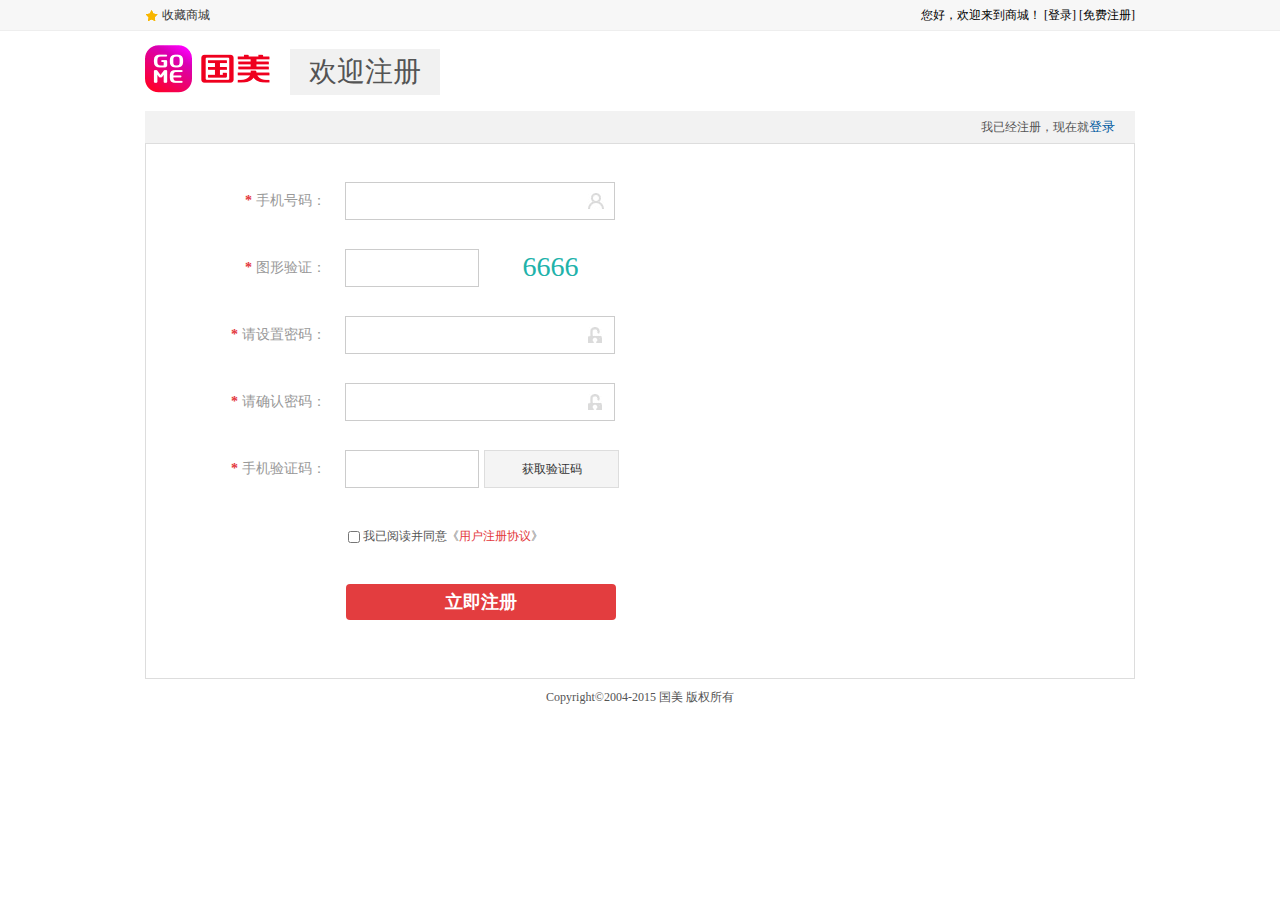
<file: suning/register.html>
<!DOCTYPE html>
<html>
	<head>
		<meta charset="UTF-8">
		<title>注册页面</title>
		<link rel="stylesheet" type="text/css" href="css/reset.css"/>
		<link rel="stylesheet" type="text/css" href="css/register.css"/>
		<script src="js/jquery-1.12.3.js" type="text/javascript" charset="utf-8"></script>
		<script src="js/jquery.cookie.js" type="text/javascript" charset="utf-8"></script>
		<script src="js/register.js" type="text/javascript" charset="utf-8"></script>
	</head>
	<body>
		<div class="header-outer">
			<div class="header">
				<span class="collect"><i></i><a href="#">收藏商城</a></span>
				<ul class="loginbar">
					<li>您好，欢迎来到商城！&nbsp;[<a href="login.html">登录</a>]&nbsp;[<a href="register.html">免费注册</a>]</li>
				</ul>
			</div>
		</div>	
			<div id="logo">
				<a href="index.html"><img src="img/logo.png"/></a>
				<b>欢迎注册</b>
			</div>
			<div class="m">
				<div class="mt">
					<span>我已经注册，现在就<a href="login.html">登录</a></span>
				</div>
				<ul class="mc">
					<li>
						<label for="phone"><b>*</b>手机号码：</label>
						<div class="mc1">
							<input type="text" id="phone" />
							<i class="i-name"></i>
						</div>
						<div class="hint">
							请输入手机号码
						</div>
						<div class="error">
							请输入正确的手机号码
						</div>
					</li>
					
					<li>
						<label for="yzm"><b>*</b>图形验证：</label>
						<div class="mc1 mc2">
							<input type="text" id="yzm" />
						</div>
						<span class="Imgcode">6666</span>
						<div class="hint">
							请输入验证码
						</div>
						<div class="error">
							请输入正确的验证码
						</div>
					</li>
					
					<li class="mc-pwd">
						<label for="pwd"><b>*</b>请设置密码：</label>
						<div class="mc1 mc3">
							<input type="password" id="pwd" />
							<i class="i-pwd"></i>
						</div>
						<div class="hint">
							6-20位字符，可使用字母、数字或符号的组合,，不建议使用纯字母、纯数字、纯符号
						</div>
						<div class="error">
							密码长度只能在6-20位字符之间，不包含空格
						</div>
					</li>
					
					<li class="mc-pwd">
						<label for="pwd1"><b>*</b>请确认密码：</label>
						<div class="mc1 mc3">
							<input type="password" id="pwd1" />
							<i class="i-pwd"></i>
						</div>
						<div class="hint">
							请再次输入密码
						</div>
						<div class="error">
							两次输入的密码不一致
						</div>
					</li>
					
					<li class="mc-code">
						<label for="phoneCode"><b>*</b>手机验证码：</label>
						<div class="mc1 mc4">
							<input type="text" id="phoneCode" />
						</div>
						<span class="Pcode">获取验证码</span>
						<div class="hint">
							请输入验证码
						</div>
						<div class="error">
							请输入正确的验证码
						</div>
					</li>
					
					<li class="dealBtn-outer">
						<input type="checkbox" id="dealBtn" />
						<label for="dealBtn">我已阅读并同意《<a href="#">用户注册协议</a>》</label>
						<div class="error">
							请仔细阅读用户注册协议
						</div>
					</li>
					<li class="Btn-outer">
						<input type="button" id="Btn" value="立即注册" />
					</li>
				</ul>
			</div>
		<p class="copy">Copyright&copy;2004-2015   国美  版权所有</p>
	</body>
</html>
</file>
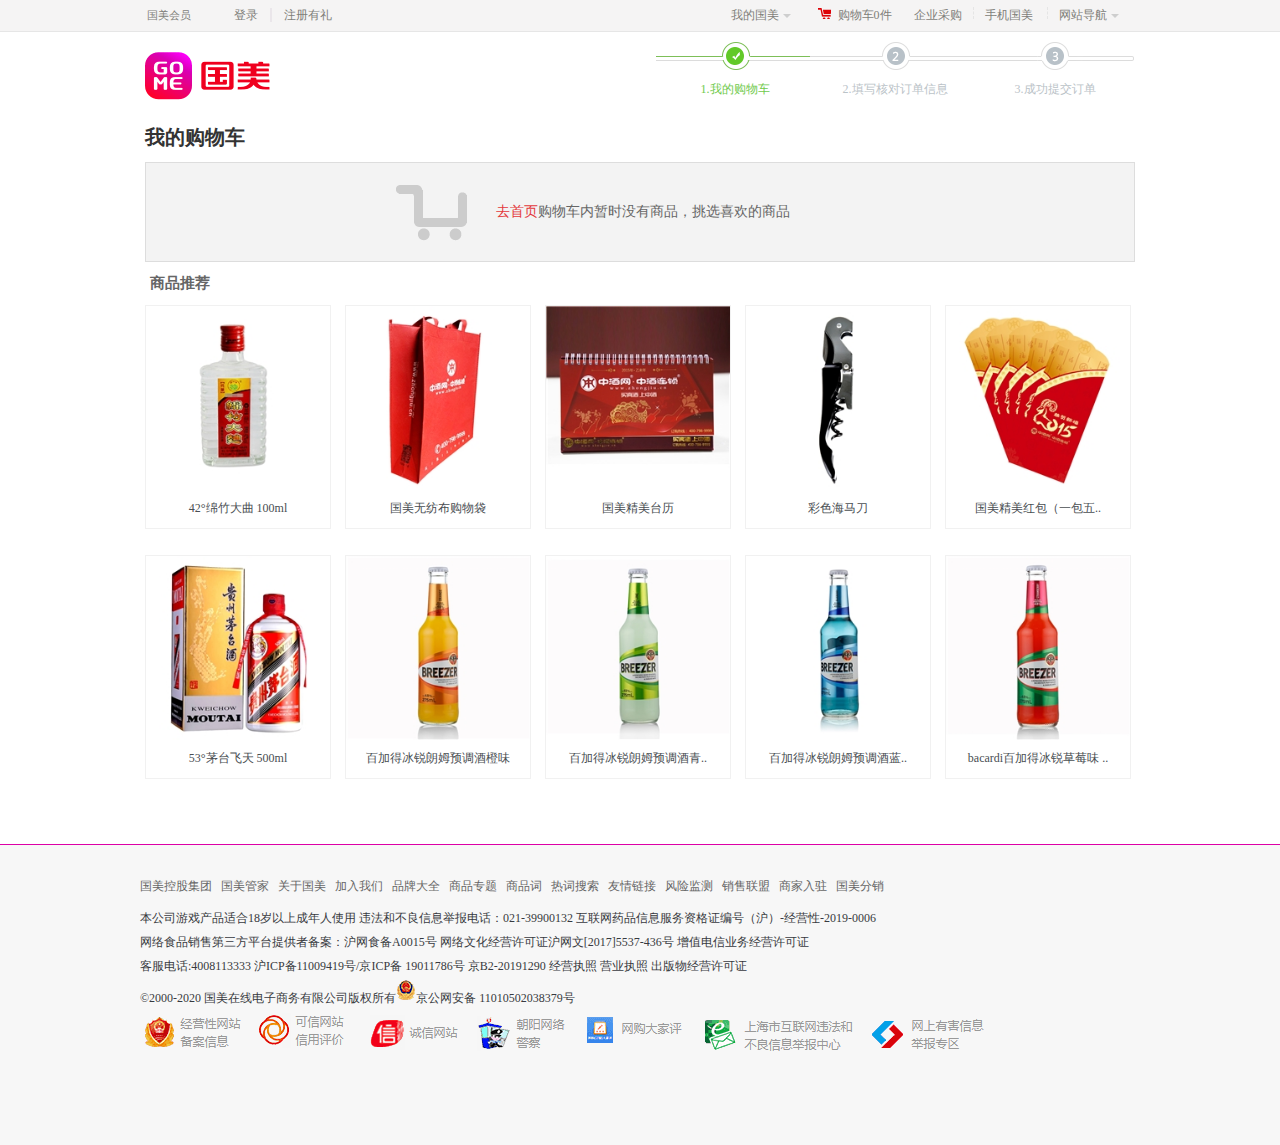
<file: suning/shopingCart.html>
<!DOCTYPE html>
<html>

<head>
	<meta charset="UTF-8">
	<title>购物车结算</title>
	<link rel="stylesheet" href="css/base.css">
	<link rel="stylesheet" type="text/css" href="css/reset.css" />
	<link rel="stylesheet" type="text/css" href="css/shopingCart.css" />
	<script src="js/jquery-1.12.3.js" type="text/javascript" charset="utf-8"></script>
	<script src="js/jquery.cookie.js" type="text/javascript" charset="utf-8"></script>
	<script src="js/shopingCart.js" type="text/javascript" charset="utf-8"></script>
</head>

<body>
	<!--head，Nav，部分开始-->
	<div class="header-outer">
		<div class="header">
			<span class="top-left">国美会员</span>
			<ul id="login">
				<li><a class="L-line" href="login.html">登录</a></li>
				<li><a href="register.html">注册有礼</a></li>
			</ul>
			<ul id="list-right">
				<li class="my-zjw">
					<a href="#">我的国美<b class="dropdown"></b></a>
					<ol class="dropdown-menu">
						<li><a href="#">已买到的商品</a></li>
						<li><a href="#">我关注的商品</a></li>
						<li><a href="#">我关注的店铺</a></li>
					</ol>
				</li>
				<li><a class="car-icon" href="shopingCart.html"><em></em>购物车<span>0</span>件</a></li>
				<li class="wx"><a href="#">企业采购<b class="d-line"></b></a>
					<div class="dropdown-wx">
						<img src="img/base/wx.jpg" />
					</div>
				</li>
				<li class="app"><a href="#">手机国美 <b class="d-line"></b></a>
					<div class="dropdown-download">
						<img src="img/base/下载.gif" />
						<p class="sao">扫描二维码</p>
						<p class="xia">下载客户端</p>
					</div>
				</li>
				<li class="seller">
					<a href="#">网站导航<b class="dropdown"></b></a>
					<ol class="dropdown-menu-2">
						<li><a href="#">商家入驻</a></li>
						<li><a href="#">已卖出商品</a></li>
						<li><a href="#">发布商品</a></li>
						<li><a href="#">管理商品</a></li>
					</ol>
				</li>
				<!-- <li class="phone-num"><a href="#">订购热线：400-798-9999</a></li> -->
			</ul>
		</div>
	</div>

	<div class="logo-bar">
		<div id="logo">
			<a href="index.html"><img src="img/logo.png" /></a>
		</div>
		<ul class="state">
			<li class="cur">1.我的购物车</li>
			<li>2.填写核对订单信息</li>
			<li>3.成功提交订单</li>
		</ul>
	</div>
	<h3 class="myCart">我的购物车</h3>
	<div class="cart-outer">
		<div class="cart-bar">
			<ul>
				<li class="b1">
					状态
				</li>
				<li class="b2">商品</li>
				<li class="b3">商城价</li>
				<li class="b4">数量</li>
				<li class="b5">操作</li>
			</ul>
		</div>
		<div class="cart-c">
			<ul>
				<li class="c-bar">
					<input type="checkbox" checked="checked" id="dp" />
					<span>国美自营店</span>
				</li>
				<li class="c-c">
					<input class="in1" type="checkbox" checked="checked" />
					<a href="#"><img src="img/cart/1.png" /></a>
					<a class="c-title" href="#">锐澳RIO鸡尾酒 6瓶组合装（6种口味）275ml</a>
					<span class="Art">商品货号：C0001489</span>
					<span class="price">￥69.00</span>
					<input type="button" class="jian" value="-" />
					<input type="text" class="vAl" value="1" />
					<input type="button" class="jia" value="+" />
					<a href="#" class="shanchu">删除</a>
				</li>

				<li class="c-c">
					<input class="in1" type="checkbox" />
					<a href="#"><img src="img/cart/1.png" /></a>
					<a class="c-title" href="#">锐澳RIO鸡尾酒 6瓶组合装（6种口味）275ml</a>
					<span class="Art">商品货号：C0001489</span>
					<span class="price">￥69.00</span>
					<input type="button" class="jian" value="-" />
					<input type="text" class="vAl" value="1" />
					<input type="button" class="jia" value="+" />
					<a href="#" class="shanchu">删除</a>
				</li>
			</ul>


		</div>
		<div class="cart-dibu">
			<span class="dibu-all">
				<input type="checkbox" checked="checked" id="dibuBtn" />全选
			</span>
			<a id="Del" href="#">删除</a>
			<span class="sl"><b class="count">2</b>件商品</span>
			<div class="goto">去结算</div>
			<div class="gj">
				总计(不含运费)：<span class="sum">￥666.00</span>
			</div>

		</div>

	</div>

	<!--阴影遮罩-->
	<div class="ward">

	</div>
	<!--单选删除-->
	<div class="popup">
		<div class="tishi">
			<b></b>
			确定要从购物车移除该商品吗?
		</div>
		<span class="yes">确定</span>
		<span class="no">取消</span>
	</div>
	<!--全选删除-->
	<div class="popup1">
		<div class="tishi">
			<b></b>
			确定要从购物车移除选中的商品吗?
		</div>
		<span class="yes1">确定</span>
		<span class="no1">取消</span>
	</div>

	<!--商品推荐-->
	<div class="rec-outer">
		<div class="msg-outer">
			<div class="msg">
				<span>购物车内暂时没有商品，<a href="index.html">去首页</a>挑选喜欢的商品</span>
			</div>
		</div>
		<h3>商品推荐</h3>
		<ul class="rec-show">
			<li class="ss">
				<a href=""><img src="img/cart/1_220.png" /></a>
				<p>42°绵竹大曲 100ml</p>
				<i>去购买></i>
			</li>
			<li class="ss">
				<a href=""><img src="img/cart/2_220.png" /></a>
				<p>国美无纺布购物袋</p>
				<i>去购买></i>
			</li>
			<li class="ss">
				<a href=""><img src="img/cart/3_220.png" /></a>
				<p>国美精美台历</p>
				<i>去购买></i>
			</li>
			<li class="ss">
				<a href=""><img src="img/cart/4_220.png" /></a>
				<p>彩色海马刀</p>
				<i>去购买></i>
			</li>
			<li class="ss last">
				<a href=""><img src="img/cart/5_220.png" /></a>
				<p>国美精美红包（一包五..</p>
				<i>去购买></i>
			</li>
			<li class="xx">
				<a href=""><img src="img/cart/6_220.png" /></a>
				<p>53°茅台飞天 500ml</p>
				<i>去购买></i>
			</li>
			<li class="xx">
				<a href=""><img src="img/cart/7_220.png" /></a>
				<p>百加得冰锐朗姆预调酒橙味</p>
				<i>去购买></i>
			</li>
			<li class="xx">
				<a href=""><img src="img/cart/8_220.png" /></a>
				<p>百加得冰锐朗姆预调酒青..</p>
				<i>去购买></i>
			</li>
			<li class="xx">
				<a href=""><img src="img/cart/9_220.png" /></a>
				<p>百加得冰锐朗姆预调酒蓝..</p>
				<i>去购买></i>
			</li>
			<li class="xx last">
				<a href=""><img src="img/cart/10_220.png" /></a>
				<p>bacardi百加得冰锐草莓味 ..</p>
				<i>去购买</i>
			</li>
		</ul>
	</div>

<!--底部footer层，-->


<div class="footer3-outer">
	<div id="footer3">
		

		<a>国美控股集团</a>
		<a>国美管家</a>
		<a>关于国美</a>
		<a>加入我们</a>
		<a>品牌大全</a>
		<a>商品专题</a>
		<a>商品词</a>
		<a>热词搜索</a>
		<a>友情链接</a>
		<a>风险监测</a>
		<a>销售联盟</a>
		<a>商家入驻</a>
		<a>国美分销</a>



		<p>本公司游戏产品适合18岁以上成年人使用  违法和不良信息举报电话：021-39900132  互联网药品信息服务资格证编号（沪）-经营性-2019-0006</p>

		<p>网络食品销售第三方平台提供者备案：沪网食备A0015号  网络文化经营许可证沪网文[2017]5537-436号  增值电信业务经营许可证</p>
		
		<p>客服电话:4008113333  沪ICP备11009419号/京ICP备 19011786号  京B2-20191290  经营执照  营业执照  出版物经营许可证</p>

		<p>©2000-2020  国美在线电子商务有限公司版权所有<img src="img/20201221194140.png" style="display: inline-block;"/>京公网安备 11010502038379号</p>


		<div class="msg">
			<a href="#"><img src="img/20201221194458.png" /></a>
			<a href="#"><img src="img/20201221194513.png" /></a>
			<a href="#"><img src="img/20201221194519.png" /></a>
			<a href="#"><img src="img/20201221194524.png" /></a>
			<a href="#"><img src="img/20201221194530.png" /></a>
			<a href="#"><img src="img/20201221194535.png" /></a>
			<a href="#"><img src="img/20201221194541.png" /></a>
		</div>

	</div>
</div>



</body>

</html>
</file>
<file: guomei/css/base.css>
/*清除默认样式*/
html,
body,
div,
span,
applet,
object,
iframe,
h1,
h2,
h3,
h4,
h5,
h6,
p,
blockquote,
pre,
a,
abbr,
acronym,
address,
big,
cite,
code,
del,
dfn,
em,
img,
ins,
kbd,
q,
s,
samp,
small,
strike,
strong,
sub,
sup,
tt,
var,
b,
u,
i,
center,
dl,
dt,
dd,
ol,
ul,
li,
fieldset,
form,
label,
legend,
table,
caption,
tbody,
tfoot,
thead,
tr,
th,
td,
article,
aside,
canvas,
details,
embed,
figure,
figcaption,
footer,
header,
hgroup,
menu,
nav,
output,
ruby,
section,
summary,
time,
mark,
audio,
video {
  margin: 0;
  padding: 0;
}
/* 可选：将整个页面的行高设为 1倍 */
body {
  line-height: 1;
  font-family: "微软雅黑";
  color: #373a40;
}
ul li,
ol li {
  list-style: none;
}
table {
  border-collapse: collapse;
  border-spacing: 0;
}
a {
  text-decoration: none;
  color: inherit;
}
/* 解决div内插入图片的下缝隙bug */
div img {
  display: block;
}
/*解决IE下img做链接时的边框问题*/
img {
  border: 0;
}
/* 万能清除法 */
.clearfix:after {
  display: block;
  content: "";
  width: 0;
  height: 0;
  visibility: hidden;
  clear: both;
}
/* 垂直居中 */
.ghost-center:after {
  display: inline-block;
  height: 100%;
  width: 0%;
  visibility: hidden;
  vertical-align: middle;
  content: "";
}
.ghost-center-target {
  display: inline-block;
  vertical-align: middle;
}

/*header部分开始*/
.header-outer {
  height: 31px;
  background: #f5f4f4;
  border-bottom: 1px solid #e6e6e6;
}
.header {
  width: 1190px;
  height: 31px;
  margin: 0 auto;
}

.header .top-left {
  font-size: 11px;
  color: #7f7f7a;
  line-height: 31px;
  float: left;
}

.header .top-left .zjw-name {
  color: #3e3a39;
  padding-left: 8px;
}
.header .top-left .go {
  color: #e3393c;
  margin-left: 17px;
}
#login {
  margin-left: 31px;
  float: left;
  line-height: 31px;
}
#login li {
  float: left;
  font-size: 12px;
  color: #7f7f7a;
}
#login a {
  font-size: 12px;
  color: #7f7f7a;
  padding: 0 6px;
}
#login li a {
  padding: 0 12px;
}
#login li .L-line {
  border-right: 2px solid #eae6ea;
}

#list-right {
  float: right;
}
#list-right li {
  float: left;
  font-size: 12px;
  color: #7f7f7a;
  line-height: 31px;
}
#list-right li {
  padding: 0 11px;
}
#list-right .my-zjw {
  position: relative;
}
#list-right .my-zjw a {
  position: relative;
  padding-right: 16px;
}
#list-right .dropdown {
  display: inline-block;
  width: 0;
  height: 0;
  border-left: 4px solid transparent;
  border-right: 4px solid transparent;
  border-top: 4px solid #cecece;
  position: absolute;
  right: 4px;
  top: 6px;
}

#list-right .dropup {
  display: inline-block;
  width: 0;
  height: 0;
  border-left: 4px solid transparent;
  border-right: 4px solid transparent;
  border-bottom: 4px solid #cecece;
  position: absolute;
  right: 4px;
  top: 6px;
}

#list-right .my-zjw .dropdown-menu {
  position: absolute;
  left: -1px;
  top: 31px;
  width: 98px;
  height: 87px;
  border: 1px solid #cecece;
  border-top: none;
  box-shadow: 0 0 5px #cecece;
  background: white;
  display: none;
  z-index: 3;
}
#list-right .my-zjw .dropdown-menu li {
  float: none;
  padding: 0;
  text-align: center;
  line-height: 27px;
}
#list-right .my-zjw .dropdown-menu a {
  padding: 0;
}

#list-right .car-icon em {
  display: inline-block;
  width: 14px;
  height: 13px;
  top: 4px;
  background: url(../img/base/Himall_web.png) -1376px -24px;
  margin-right: 7px;
}
#list-right .wx,
#list-right .app {
  padding-right: 0;
}
#list-right .wx:hover,
#list-right .app:hover {
  background: white;
}
#list-right .d-line {
  display: inline-block;
  width: 0;
  height: 12px;
  border-right: 1px dashed #e5e5e5;
  margin-left: 11px;
}
#list-right .wx {
  position: relative;
}
#list-right .wx .dropdown-wx {
  width: 90px;
  height: 90px;
  position: absolute;
  left: 0;
  top: 31px;
  padding: 9px;
  background: white;
  border: 1px solid #cecece;
  border-top: none;
  box-shadow: 0 0 5px #cecece;
  display: none;
  z-index: 3;
}
#list-right .wx .dropdown-wx img {
  width: 90px;
  height: 90px;
  margin: 1px auto;
}

#list-right .app {
  position: relative;
}
#list-right .app .dropdown-download {
  width: 85px;
  height: 135px;
  position: absolute;
  left: 0;
  top: 31px;
  padding: 9px;
  background: white;
  border: 1px solid #cecece;
  border-top: none;
  box-shadow: 0 0 5px #cecece;
  display: none;
  z-index: 3;
}
#list-right .app .dropdown-download img {
  width: 80px;
  height: 80px;
  margin: 1px auto;
}
#list-right .app p {
  line-height: 21px;
  padding-left: 5px;
  color: black;
}
#list-right .app .dropdown-download .sao {
  margin-top: 12px;
}
#list-right .app .dropdown-download .xia {
  color: red;
}

#list-right .seller {
  position: relative;
}

#list-right .seller a {
  position: relative;
  padding-right: 16px;
}

#list-right .seller .dropdown-menu-2 {
  position: absolute;
  width: 86px;
  left: 0;
  top: 31px;
  border: 1px solid #cecece;
  border-top: none;
  box-shadow: 0 0 5px #cecece;
  background: white;
  display: none;
  z-index: 3;
}
#list-right .seller .dropdown-menu-2 li {
  float: none;
  padding: 0 0 0 10px;
  text-align: left;
  line-height: 27px;
}
#list-right .seller .dropdown-menu-2 li a {
  padding: 0;
}

#list-right .phone-num:hover {
  background: white;
}

.top-outer {
  height: 155px;
  border-bottom: 1px solid #d2041f;
}

#top {
  width: 1190px;
  height: 90px;
  margin: 0 auto;
  padding-top: 30px;
  position: relative;
}
#logo {
  display: block;
  width: 194px;
  height: 55px;
}

#top .seek {
  width: 580px;
  height: 36px;
  border: 2px solid #dd00a7;
  line-height: 36px;
  font-size: 14px;
  position: absolute;
  left: 300px;
  top: 30px;
}
#top .seek .seekBy {
  width: 45px;
  height: 36px;
  background: white;
  padding-left: 12px;
  float: left;
  cursor: pointer;
  position: relative;
}
#top .seek .seekBy b {
  display: inline-block;
  width: 0;
  height: 0;
  border-left: 4px solid transparent;
  border-right: 4px solid transparent;
  border-top: 4px solid #cecece;
  position: absolute;
  right: 0;
  top: 14px;
}
#top .seek .popup {
  width: 45px;
  padding-left: 12px;
  box-shadow: 0 0 5px #cecece;
  position: absolute;
  top: 0;
  left: 0;
  background: white;
  display: none;
  z-index: 10;
  cursor: pointer;
}
#top .seek .seekBy .popup li:hover {
  color: red;
}
#top .txt {
  width: 436px;
  height: 36px;
  padding: 0 10px;
  border: none;
  outline: none;
  border-color: white;
  float: left;
}
#top .seek .btn {
  display: inline-block;
  width: 67px;
  height: 36px;
  background: #dd00a7;
  text-align: center;
  color: #ffffff;
  /* float: right; */
}

#top .hot-word {
  position: absolute;
  left: 300px;
  top: 77px;
  font-size: 12px;
}
#top .hot-word a {
  margin: 0 6px;
}
#top .hot-word a:hover {
  color: #e3393c;
}

#top .top-ad {
  position: absolute;
  top: 22px;
  right: 0;
}

#nav {
  background: #f8f8f8;
  width: 1190px;
  height: 35px;
  margin: 0 auto;
  position: relative;
}
#menu {
  width: 186px;
  background: #f1f1f1;
  float: left;
  padding-left: 14px;
}
#menu .cart {
  /* display: block;
	width: 147px; */
  line-height: 35px;
  color: #585858;
  font-size: 15px;
  font-weight: 700;
  text-align: center;
}
#nav .nav-right {
  float: left;
  margin-left: 17px;
}
#nav .nav-right li {
  float: left;
  padding: 0 12px;
}
#nav .nav-right li a {
  line-height: 35px;
}
#nav .nav-right li a:hover {
  color: #f00f34;
}
#nav .nav-right .nav-first {
  color: #f00f34;
}

/*========分类菜单========*/
#cart-all {
  width: 200px;
  height: 490px;
  position: absolute;
  top: 35px;
  left: 0;
  z-index: 5;
}
#cart-all .cart-bg {
  width: 180px;
  height: 31.6px;
  padding-left: 20px;
  background: #3d4851;
  border-bottom: 1px solid #323b42;
  cursor: pointer;
}
#cart-all .cart-bg:hover {
  background: #fff;
  color: #000;
}
#cart-all .white-spirit {
  border-top: 2px solid #dd0207;
}

#cart-all .cart-bg h3 {
  color: #ebeced;
  font-size: 12px;
  font-weight: 800;
  padding: 13px 0;
}
#cart-all .cart-bg h3 a {
  display: inline-block;
  margin-top: -3px;
  vertical-align: text-top;
}
#cart-all .cart-bg p {
  color: #ebeced;
  font-size: 12px;
}
#cart-all .cart-bg p a {
  display: inline-block;
  line-height: 21px;
  padding: 0 6px;
}
#cart-all .cart-bg p .active {
  background: #ebeced;
  border-radius: 2px;
  color: #333c43;
}
#cart-all .cart-bg h3 i {
  display: inline-block;
  width: 21px;
  height: 21px;
}

#cart-all .cart-more {
  width: 960px;
  height: 490px;
  padding-left: 30px;
  background: #ffffff;
  position: absolute;
  left: 200px;
  top: 2px;
  z-index: 99;
  display: none;
  font-size: 14px;
}
#cart-all .cart-more dl {
  float: left;
  width: 520px;
  border-bottom: 1px dashed #dbdbdb;
}
#cart-all .cart-more dt {
  font-size: 13px;
  font-weight: 500;
  color: #313131;
  line-height: 51px;
  border-bottom: 1px solid #313131;
  overflow: hidden;
}
#cart-all .cart-more dd {
  padding: 15px 0;
}
#cart-all .cart-more dd ul {
  overflow: hidden;
}
#cart-all .cart-more dd ul li {
  width: 79px;
  float: left;
  line-height: 25px;
  font-size: 11px;
  color: #666666;
}
#cart-all .cart-more dd ul li a:hover {
  color: rgb(184, 28, 34);
}

#cart-all .cart-more .cart-more-ad {
  width: 210px;
  height: 100%;
  position: absolute;
  right: 0;
  top: 0;
  background: #f7f7f7;
}
#cart-all .cart-more .cart-more-ad h3 {
  line-height: 37px;
  font-size: 11px;
  color: #3e3a39;
  text-align: center;
}

/*底部footer层*/
.footer1-outer {
  height: 108px;
  background: #fff;
  border-bottom: 1px solid #d6d6d6;
}
#footer1 {
  width: 1190px;
  margin: 0 auto;
  padding-top: 33px;
}
#footer1 li {
  float: left;
  width: 195px;
}
#footer1 li h3 {
  font-size: 15px;
  font-weight: 400;
  color: #313131;
  line-height: 29px;
}
#footer1 li p {
  font-size: 12px;
  color: #666666;
}
#footer1 li i {
  display: block;
  float: left;
  width: 54px;
  height: 40px;
  background: url(../img/base/icon.png);
  background-position-y: -37px;
}
#footer1 .zp i {
  background-position-x: 0;
}
#footer1 .lj i {
  background-position-x: -56px;
}
#footer1 .wl i {
  background-position-x: -124px;
}
#footer1 .sd i {
  background-position-x: -181px;
}
#footer1 .bw i {
  background-position-x: -241px;
}
#footer1 .jp i {
  background-position-x: -301px;
}

.footer2-outer {
  height: 191px;
  background: #fff;
  padding-bottom: 40px;
}
#footer2 {
  width: 1065px;
  margin: 0 auto;
  padding-top: 36px;
}
#footer2 .zj-icon {
  width: 199px;
  float: left;
}
#footer2 .zj-icon a {
  display: block;
  margin-bottom: 20px;
}

#footer2 .wrap-link {
  width: 20%;
  float: left;
}
#footer2 .wrap-link h3 {
  font-size: 14px;
  color: #313131;
  line-height: 33px;
}
#footer2 .wrap-link a {
  font-size: 11px;
  color: #666666;
  line-height: 24px;
}
#footer2 .wrap-link a:hover {
  color: rgb(227, 57, 60);
}
#footer2 .qrcode {
  float: right;
  margin-top: -4px;
}
#footer2 .qrcode li {
  float: left;
  width: 88px;
  text-align: center;
}
#footer2 .qrcode li:first-child {
  margin-right: 23px;
}
#footer .qrcode li h3 {
  font-size: 13px;
  color: #313131;
}
#footer2 .qrcode li img {
  margin-top: 12px;
}
#footer2 .qrcode li a {
  font-size: 11px;
  color: #666666;
  margin-top: 5px;
}
#footer2 .qrcode li a:hover {
  color: rgb(227, 57, 60);
}

.footer3-outer {
  height: 300px;
  background: #f7f7f7;
  border-top: 1px solid #dd00a7;
}
#footer3 {
  width: 1000px;
  margin: 20px auto;

  line-height: 39px;
}
#footer3 a {
  color: #666;
  font-size: 12px;
  margin-right: 5px;
}
#footer3 .last-a {
  border-right: none;
}

.msg {
  margin: 0 auto;
  overflow: hidden;
}
.msg a {
  display: block;
  float: left;
}

/*===============右侧工具栏=================*/
#fixed-right {
  width: 40px;
  height: 100%;
  background: #2a2a2e;
  position: fixed;
  z-index: 5;
  top: 0;
  right: 0;
}
#fixed-right .fixed-menu li {
  margin-bottom: 10px;
  cursor: pointer;
}
#fixed-right .fixed-menu .right-user {
  width: 19px;
  height: 19px;
  padding: 10.5px;
  margin-top: 110px;
  position: relative;
  cursor: pointer;
}
#fixed-right .fixed-menu .right-user i {
  display: block;
  width: 19px;
  height: 19px;
  background: url(../img/base/Himall_web.png) -1403px -26px;
}
#fixed-right .fixed-menu .right-user span {
  display: inline-block;
  width: 90px;
  height: 40px;
  position: absolute;
  right: 60px;
  bottom: 0;
  text-align: center;
  line-height: 40px;
  background: rgb(73, 73, 73);
  font-size: 12px;
  color: rgb(255, 255, 255);
  cursor: pointer;
  display: none;
  opacity: 0;
  filter: alpha(opacity=0);
}

#fixed-right .fixed-menu .right-car {
  width: 40px;
  height: 108px;
  margin: 0 auto;
  padding-top: 32px;
}

#fixed-right .fixed-menu .right-car i {
  display: block;
  width: 16px;
  height: 14px;
  background: url(../img/base/Himall_web.png) -1429px 0;
  margin: 0 auto;
}
#fixed-right .fixed-menu .right-car p {
  font-size: 13px;
  font-weight: 500;
  color: #ffffff;
  text-align: center;
  line-height: 19px;
  padding: 0 14px;
  margin: 2px auto;
}
#fixed-right .fixed-menu .right-car b {
  display: block;
  width: 20px;
  height: 20px;
  text-align: center;
  line-height: 20px;
  font-size: 14px;
  margin: 0 auto;
  background: rgb(227, 57, 60);
  border-radius: 50%;
  color: #ffffff;
}
#fixed-right .fixed-menu s {
  display: block;
  width: 20px;
  height: 1px;
  margin: 0 auto;
  background: #505053;
}

#fixed-right .fixed-menu .right-asset {
  position: relative;
  padding: 11px 12px;
}
#fixed-right .fixed-menu .right-asset i {
  display: block;
  width: 16px;
  height: 18px;
  background: url(../img/base/Himall_web.png) -1429px -26px;
}
#fixed-right .fixed-menu .right-asset span {
  display: inline-block;
  width: 90px;
  height: 40px;
  position: absolute;
  right: 60px;
  bottom: 0;
  text-align: center;
  line-height: 40px;
  background: rgb(73, 73, 73);
  font-size: 12px;
  color: rgb(255, 255, 255);
  cursor: pointer;
  display: none;
  opacity: 0;
  filter: alpha(opacity=0);
}

#fixed-right .fixed-menu .right-like {
  position: relative;
  padding: 12px 11.5px;
}
#fixed-right .fixed-menu .right-like i {
  display: block;
  width: 17px;
  height: 16px;
  background: url(../img/base/Himall_web.png) -1455px 0px;
}
#fixed-right .fixed-menu .right-like span {
  display: inline-block;
  width: 90px;
  height: 40px;
  position: absolute;
  right: 60px;
  bottom: 0;
  text-align: center;
  line-height: 40px;
  background: rgb(73, 73, 73);
  font-size: 12px;
  color: rgb(255, 255, 255);
  cursor: pointer;
  display: none;
  opacity: 0;
  filter: alpha(opacity=0);
}

#fixed-right .fixed-menu .right-history {
  position: relative;
  padding: 10.5px;
}
#fixed-right .fixed-menu .right-history i {
  display: block;
  width: 19px;
  height: 19px;
  background: url(../img/base/Himall_web.png) -1455px -26px;
}
#fixed-right .fixed-menu .right-history span {
  display: inline-block;
  width: 90px;
  height: 40px;
  position: absolute;
  right: 60px;
  bottom: 0;
  text-align: center;
  line-height: 40px;
  background: rgb(73, 73, 73);
  font-size: 12px;
  color: rgb(255, 255, 255);
  cursor: pointer;
  display: none;
  opacity: 0;
  filter: alpha(opacity=0);
}

#fixed-right .btn-top {
  width: 40px;
  height: 40px;
  position: absolute;
  right: 0;
  bottom: 0;
  cursor: pointer;
}
#fixed-right .right-menu:hover {
  background: rgb(227, 57, 60);
}
#fixed-right .btn-top i {
  display: block;
  width: 100%;
  height: 100%;
  background: url(../img/base/right.png) 0 -280px;
}
#fixed-right .btn-top span {
  display: inline-block;
  width: 90px;
  height: 40px;
  position: absolute;
  right: 60px;
  bottom: 0;
  text-align: center;
  line-height: 40px;
  background: rgb(73, 73, 73);
  font-size: 12px;
  color: rgb(255, 255, 255);
  cursor: pointer;
  display: none;
  opacity: 0;
  filter: alpha(opacity=0);
}
#fixed-right .ups:before {
  content: "";
  position: absolute;
  right: -5px;
  top: 10px;
  border-left: 10px solid #494949;
  border-top: 10px dashed transparent;
  border-bottom: 10px dashed transparent;
}

#end {
  font-weight: 400;
  font-size: 11px;
}

.display-inline-block {
  display: inline-block;
}

.title {
  font-weight: 700;
  border-right: #000 solid 1px;
  padding-right: 10px;
}

#gome-foot span {
  display: inline-block;
  padding: 0 50px 12px 0;
}

#gome-foot span img {
  display: block;
  width: 48px;
  height: 48px;
  float: left;
}

#gome-foot span p {
  margin-left: 10px;
  font: 12px/20px Arial, "Microsoft YaHei";
  float: left;
  width: 210px;
  overflow: hidden;
  height: 45px;
}

#gome-foot span strong {
  color: #333;
}
#gome-foot span strong {
  display: block;
  font: 400 16px/25px Arial, "Microsoft YaHei";
}

#gome-foot span a {
  color: #999;
}

#footer3 p {
  font-size: 12px;
  line-height: 2;
}

.valign {
  display: -webkit-box !important;
  display: -ms-flexbox !important;
  display: flex !important;
  -webkit-box-align: center !important;
  -ms-flex-align: center !important;
  align-items: center !important;
}
.smail img {
  width: 200px;
  height: 235px;
}
.cart-more-item {
  margin-top: 25px;
}
</file>
<file: guomei/css/login.css>
body {
  background: #f2f2f2;
  font-family: "微软雅黑";
}
.login-outer {
  width: 100%;
  height: 100%;
  padding-top: 10px;
}
.login-warp {
  width: 900px;
  margin: 0 auto;
  overflow: hidden;
}
#logo {
  margin-bottom: 68px;
  overflow: hidden;
  display: block;
  width: auto;
  height: auto;
}
#logo a {
  display: block;
  float: left;
}
#logo b {
  display: block;
  float: left;
  margin-left: 20px;
  margin-top: 5px;
  width: 111px;
  height: 46px;
  background: url(../img/login/login-all-bg.png) 0 -131px;
}
.login {
  width: 888px;
  height: 400px;
  border: 6px solid #e8e8e8;
  margin-bottom: 60px;
}
.login img {
  width: 460px;
  height: 400px;
  float: left;
}
.login .login-w {
  width: 376px;
  height: 364px;
  padding-left: 52px;
  padding-top: 34px;
  background: white;
  float: left;
  position: relative;
}
.login input {
  border: none;
  outline: none;
  font-size: 14px;
  line-height: 42px;
  color: #a9a9a9;
  width: 80%;
}
.login .username-out,
.login .passwrod-out {
  width: 279px;
  height: 44px;
  border: 1px solid #b8c1c8;
  padding-left: 37px;
  position: relative;
}

.login .passwrod-out {
  margin-top: 30px;
  margin-bottom: 20px;
}
.login .username-out b,
.login .passwrod-out b {
  display: block;
  width: 16px;
  height: 16px;
  position: absolute;
  left: 15px;
  top: 15px;
}
.login .username-out .i-name {
  background: url(../img/login/login-inp-bg.png) no-repeat;
}
.login .passwrod-out .i-psw {
  background: url(../img/login/login-inp-bg.png) 0 -22px;
}

.copy {
  line-height: 98px;
  text-align: center;
  font-size: 13px;
  color: #545454;
}

.login .rm {
  width: 318px;
  height: 28px;
  font-size: 12px;
  padding-top: 8px;
  color: #98999a;
  vertical-align: middle;
}
#cbox {
  width: 13px;
  height: 13px;
  margin-top: 4px;
  display: inline-block;
}
.login .rm a {
  display: block;
  float: right;
  margin-top: 6px;
}
.login .rm label {
  vertical-align: text-top;
}
#btn {
  width: 321px;
  height: 46px;
  font-family: "microsoft yahei";
  text-align: center;
  line-height: 46px;
  font-size: 18px;
  color: white;
  background: #f6342f;
  border-radius: 4px;
  cursor: pointer;
  margin-top: 10px;
}
#btn:hover {
  background: rgb(255, 59, 54);
}

.login .login-w .hint {
  width: 266px;
  height: 25px;
  border: 1px solid rgb(255, 189, 190);
  background: rgb(255, 235, 235);
  padding: 0 5px;
  line-height: 25px;
  font-size: 12px;
  color: rgb(227, 57, 60);
  position: absolute;
  left: 52px;
  display: none;
}
.login .login-w .h1 {
  top: 82px;
}
.login .login-w .h2,
.login .login-w .h3 {
  top: 158px;
}

.login .coagent {
  margin-top: 48px;
  width: 321px;
  overflow: hidden;
  font-size: 13px;
}
.login .coagent span {
  display: block;
  width: 249px;
  color: #6a7c86;
  float: left;
  margin-bottom: 20px;
}
.login .coagent a {
  display: block;
}
.login .coagent .register {
  float: right;
  color: #698fc2;
  margin-bottom: 20px;
}
.login .coagent .qq,
.login .coagent .wb,
.login .coagent .wx {
  width: 32px;
  height: 32px;
  float: left;
}
.login .coagent .qq {
  background: url(../img/login/qq1.png);
}
.login .coagent .qq:hover {
  background: url(../img/login/qq2.png);
}
.login .coagent .wb {
  margin-left: 20px;
  margin-right: 20px;
  background: url(../img/login/weibo1.png);
}
.login .coagent .wb:hover {
  background: url(../img/login/weibo2.png);
}
.login .coagent .wx {
  background: url(../img/login/weixin1.png);
}
.login .coagent .wx:hover {
  background: url(../img/login/weixin2.png);
}
</file>
<file: guomei/css/register.css>
body{
	font-size: 12px;
	font-family: "microsoft yahei";
}
.header-outer{
	height: 30px;
	background: #f7f7f7;
	border-bottom: 1px solid #eeeeee;
}
.header{
	width: 990px;
	height: 30px;
	margin: 0 auto;
	line-height: 30px;
}
.header .collect{
	display: block;
	float: left;
}
.header .collect i{
	display: block;
	float: left;
	width: 13px;
	height: 13px;
	margin-top: 9px;
	margin-right: 4px;
	background: url(../img/register/20130725.png);
}
.header .collect a{
	display: block;
	float: left;
	color: #333333;
}
.header a:hover{
	color: rgb(227,56,60);
	text-decoration: underline;
}
.header .loginbar{
	float: right;
}
#logo{
	width: 990px;
	margin: 0 auto;
	height: 80px;
}
#logo a{
	display: block;
	float: left;
	margin-top: 10px;
	margin-right: 20px;
}
#logo b{
	display: block;
	float: left;
	width: 150px;
	height: 46px;
	background: #f1f1f1;
	line-height: 46px;
	text-align: center;
	color: #545454;
	font-size: 28px;
	font-weight: 200;
	margin-top: 18px;
}
.m{
	width: 990px;
	height: 566px;
	margin: 0 auto 60px;
	
}
.m .mt{
	width: 990px;
	height: 32px;
	line-height: 32px;
	background: #f2f2f2;
}
.m .mt span{
	display: block;
	margin-right: 20px;
	float: right;
	color: #545454;
}
.m .mt span a{
	font-size: 13px;
	color: #005aa0;
}
.m .mt span a:hover{
	text-decoration: underline;
}
.m .mc{
	width: 988px;
	height: 496px;
	border: 1px solid #dddddd;
	padding-top: 38px;
}
.m .mc li{
	width: 988px;
	height: 36px;
	margin-bottom: 31px;
	
}
.m .mc li input{
	line-height: 30px;
	border: none;
	outline: none;
	width: 90%;
	height: 90%;
}
.m .mc li label{
	display: block;
	float: left;
	width: 180px;
	text-align: right;
	font-size: 14px;
	line-height: 38px;
	color: #999999;
}
.m .mc li label b{
	padding: 0 4px;
	color: rgb(227,56,60);
}
.m .mc .mc1{
	float: left;
	width: 268px;
	height: 36px;
	border: 1px solid #cccccc;
	margin-left: 19px;
	position: relative;
}
.m .mc i{
	display: block;
	width: 16px;
	height: 16px;
	float: right;
	position: absolute;
	top: 10px;
	right: 10px;
}
.m .mc .mc1 .i-name{
	background: url(../img/register/login-all-bg.png) -373px -111px;
}
.m .mc .hint{
	width: 266px;
	height: 36px;
	float: left;
	margin-left: 5px;
	border: 1px solid rgb(221,221,221);
	background: rgb(247,247,247);
	padding: 0 5px;
	line-height: 36px;
	font-size: 12px;
	color: rgb(102,102,102);
	display: none;
}
.m .mc .error{
	width: 266px;
	height: 36px;
	float: left;
	margin-left: 5px;
	border: 1px solid rgb(255,189,190);
	background: rgb(255,235,235);
	padding: 0 5px;
	line-height: 36px;
	font-size: 12px;
	color: rgb(227,57,60);
	display: none;
}
#yzm{
	width: 90%;
}
.m .mc .mc2{
	width: 132px;
	margin-right: 5px;
}
.m .mc .Imgcode{
	display: block;
	width: 133px;
	height: 36px;
	font-size: 28px;
	line-height: 36px;
	text-align: center;
	color: lightseagreen;
	float: left;
	cursor: pointer;
}
.m .mc .i-pwd{
	background: url(../img/register/login-all-bg.png) -346px -108px;
}

.m .mc .mc4{
	width: 132px;
	margin-right: 5px;
}
.m .mc .Pcode{
	display: block;
	width: 133px;
	height: 36px;
	font-size: 12px;
	line-height: 36px;
	text-align: center;
	color: #333333;
	background: #f4f4f4;
	border: 1px solid #dddddd;
	float: left;
	cursor: pointer;
}

.m .mc .mc-pwd .hint{
	line-height: 16px;
}
.m .mc .mc-pwd .error{
	line-height: 16px;
}

.m .mc .dealBtn-outer{
	margin-top: 4px;
}
#dealBtn{
	width: 12px;
	height: 12px;
	float: left;
	margin-left: 202px;
	margin-top: 14px;
}
.m .mc .dealBtn-outer label{
	text-align: left;
	height: 100%;
	width: 200px;
	font-size: 12px;
	color: #545454;
	margin-right: 57px;
}
.m .mc .dealBtn-outer label a{
	color: rgb(227,56,60);
}
.m .mc .dealBtn-outer label a:hover{
	text-decoration: underline;
}

#Btn{
	width: 270px;
	height: 36px;
	background: #e33d3f;
	border-radius: 4px;
	cursor: pointer;
	font-size: 18px;
	color: white;
	font-weight: 800;
	margin-left: 200px;
}
#Btn:hover{
	background: rgb(239,80,84);
}





.copy{
	display: block;
	width: 990px;
	margin: 0 auto;
	line-height: 40px;
	color: #545454;
	text-align: center;
}
</file>
<file: suning/css/base.css>
/*清除默认样式*/
html,
body,
div,
span,
applet,
object,
iframe,
h1,
h2,
h3,
h4,
h5,
h6,
p,
blockquote,
pre,
a,
abbr,
acronym,
address,
big,
cite,
code,
del,
dfn,
em,
img,
ins,
kbd,
q,
s,
samp,
small,
strike,
strong,
sub,
sup,
tt,
var,
b,
u,
i,
center,
dl,
dt,
dd,
ol,
ul,
li,
fieldset,
form,
label,
legend,
table,
caption,
tbody,
tfoot,
thead,
tr,
th,
td,
article,
aside,
canvas,
details,
embed,
figure,
figcaption,
footer,
header,
hgroup,
menu,
nav,
output,
ruby,
section,
summary,
time,
mark,
audio,
video {
  margin: 0;
  padding: 0;
}
/* 可选：将整个页面的行高设为 1倍 */
body {
  line-height: 1;
  font-family: "微软雅黑";
  color: #373a40;
}
ul li,
ol li {
  list-style: none;
}
table {
  border-collapse: collapse;
  border-spacing: 0;
}
a {
  text-decoration: none;
  color: inherit;
}
/* 解决div内插入图片的下缝隙bug */
div img {
  display: block;
}
/*解决IE下img做链接时的边框问题*/
img {
  border: 0;
}
/* 万能清除法 */
.clearfix:after {
  display: block;
  content: "";
  width: 0;
  height: 0;
  visibility: hidden;
  clear: both;
}
/* 垂直居中 */
.ghost-center:after {
  display: inline-block;
  height: 100%;
  width: 0%;
  visibility: hidden;
  vertical-align: middle;
  content: "";
}
.ghost-center-target {
  display: inline-block;
  vertical-align: middle;
}

/*header部分开始*/
.header-outer {
  height: 31px;
  background: #f5f4f4;
  border-bottom: 1px solid #e6e6e6;
}
.header {
  width: 1190px;
  height: 31px;
  margin: 0 auto;
}

.header .top-left {
  font-size: 11px;
  color: #7f7f7a;
  line-height: 31px;
  float: left;
}

.header .top-left .zjw-name {
  color: #3e3a39;
  padding-left: 8px;
}
.header .top-left .go {
  color: #e3393c;
  margin-left: 17px;
}
#login {
  margin-left: 31px;
  float: left;
  line-height: 31px;
}
#login li {
  float: left;
  font-size: 12px;
  color: #7f7f7a;
}
#login a {
  font-size: 12px;
  color: #7f7f7a;
  padding: 0 6px;
}
#login li a {
  padding: 0 12px;
}
#login li .L-line {
  border-right: 2px solid #eae6ea;
}

#list-right {
  float: right;
}
#list-right li {
  float: left;
  font-size: 12px;
  color: #7f7f7a;
  line-height: 31px;
}
#list-right li {
  padding: 0 11px;
}
#list-right .my-zjw {
  position: relative;
}
#list-right .my-zjw a {
  position: relative;
  padding-right: 16px;
}
#list-right .dropdown {
  display: inline-block;
  width: 0;
  height: 0;
  border-left: 4px solid transparent;
  border-right: 4px solid transparent;
  border-top: 4px solid #cecece;
  position: absolute;
  right: 4px;
  top: 6px;
}

#list-right .dropup {
  display: inline-block;
  width: 0;
  height: 0;
  border-left: 4px solid transparent;
  border-right: 4px solid transparent;
  border-bottom: 4px solid #cecece;
  position: absolute;
  right: 4px;
  top: 6px;
}

#list-right .my-zjw .dropdown-menu {
  position: absolute;
  left: -1px;
  top: 31px;
  width: 98px;
  height: 87px;
  border: 1px solid #cecece;
  border-top: none;
  box-shadow: 0 0 5px #cecece;
  background: white;
  display: none;
  z-index: 3;
}
#list-right .my-zjw .dropdown-menu li {
  float: none;
  padding: 0;
  text-align: center;
  line-height: 27px;
}
#list-right .my-zjw .dropdown-menu a {
  padding: 0;
}

#list-right .car-icon em {
  display: inline-block;
  width: 14px;
  height: 13px;
  top: 4px;
  background: url(../img/base/Himall_web.png) -1376px -24px;
  margin-right: 7px;
}
#list-right .wx,
#list-right .app {
  padding-right: 0;
}
#list-right .wx:hover,
#list-right .app:hover {
  background: white;
}
#list-right .d-line {
  display: inline-block;
  width: 0;
  height: 12px;
  border-right: 1px dashed #e5e5e5;
  margin-left: 11px;
}
#list-right .wx {
  position: relative;
}
#list-right .wx .dropdown-wx {
  width: 90px;
  height: 90px;
  position: absolute;
  left: 0;
  top: 31px;
  padding: 9px;
  background: white;
  border: 1px solid #cecece;
  border-top: none;
  box-shadow: 0 0 5px #cecece;
  display: none;
  z-index: 3;
}
#list-right .wx .dropdown-wx img {
  width: 90px;
  height: 90px;
  margin: 1px auto;
}

#list-right .app {
  position: relative;
}
#list-right .app .dropdown-download {
  width: 85px;
  height: 135px;
  position: absolute;
  left: 0;
  top: 31px;
  padding: 9px;
  background: white;
  border: 1px solid #cecece;
  border-top: none;
  box-shadow: 0 0 5px #cecece;
  display: none;
  z-index: 3;
}
#list-right .app .dropdown-download img {
  width: 80px;
  height: 80px;
  margin: 1px auto;
}
#list-right .app p {
  line-height: 21px;
  padding-left: 5px;
  color: black;
}
#list-right .app .dropdown-download .sao {
  margin-top: 12px;
}
#list-right .app .dropdown-download .xia {
  color: red;
}

#list-right .seller {
  position: relative;
}

#list-right .seller a {
  position: relative;
  padding-right: 16px;
}

#list-right .seller .dropdown-menu-2 {
  position: absolute;
  width: 86px;
  left: 0;
  top: 31px;
  border: 1px solid #cecece;
  border-top: none;
  box-shadow: 0 0 5px #cecece;
  background: white;
  display: none;
  z-index: 3;
}
#list-right .seller .dropdown-menu-2 li {
  float: none;
  padding: 0 0 0 10px;
  text-align: left;
  line-height: 27px;
}
#list-right .seller .dropdown-menu-2 li a {
  padding: 0;
}

#list-right .phone-num:hover {
  background: white;
}

.top-outer {
  height: 155px;
  border-bottom: 1px solid #d2041f;
}

#top {
  width: 1190px;
  height: 90px;
  margin: 0 auto;
  padding-top: 30px;
  position: relative;
}
#logo {
  display: block;
  width: 194px;
  height: 55px;
}

#top .seek {
  width: 580px;
  height: 36px;
  border: 2px solid #dd00a7;
  line-height: 36px;
  font-size: 14px;
  position: absolute;
  left: 300px;
  top: 30px;
}
#top .seek .seekBy {
  width: 45px;
  height: 36px;
  background: white;
  padding-left: 12px;
  float: left;
  cursor: pointer;
  position: relative;
}
#top .seek .seekBy b {
  display: inline-block;
  width: 0;
  height: 0;
  border-left: 4px solid transparent;
  border-right: 4px solid transparent;
  border-top: 4px solid #cecece;
  position: absolute;
  right: 0;
  top: 14px;
}
#top .seek .popup {
  width: 45px;
  padding-left: 12px;
  box-shadow: 0 0 5px #cecece;
  position: absolute;
  top: 0;
  left: 0;
  background: white;
  display: none;
  z-index: 10;
  cursor: pointer;
}
#top .seek .seekBy .popup li:hover {
  color: red;
}
#top .txt {
  width: 436px;
  height: 36px;
  padding: 0 10px;
  border: none;
  outline: none;
  border-color: white;
  float: left;
}
#top .seek .btn {
  display: inline-block;
  width: 67px;
  height: 36px;
  background: #dd00a7;
  text-align: center;
  color: #ffffff;
  float: right;
}

#top .hot-word {
  position: absolute;
  left: 300px;
  top: 77px;
  font-size: 12px;
}
#top .hot-word a {
  margin: 0 6px;
}
#top .hot-word a:hover {
  color: #e3393c;
}

#top .top-ad {
  position: absolute;
  top: 22px;
  right: 0;
}

#nav {
  background: #f8f8f8;
  width: 1190px;
  height: 35px;
  margin: 0 auto;
  position: relative;
}
#menu {
  width: 186px;
  background: #f1f1f1;
  float: left;
  padding-left: 14px;
}
#menu .cart {
  /* display: block;
	width: 147px; */
  line-height: 35px;
  color: #585858;
  font-size: 15px;
  font-weight: 700;
  text-align: center;
}
#nav .nav-right {
  float: left;
  margin-left: 17px;
}
#nav .nav-right li {
  float: left;
  padding: 0 12px;
}
#nav .nav-right li a {
  line-height: 35px;
}
#nav .nav-right li a:hover {
  color: #f00f34;
}
#nav .nav-right .nav-first {
  color: #f00f34;
}

/*========分类菜单========*/
#cart-all {
  width: 200px;
  height: 490px;
  position: absolute;
  top: 35px;
  left: 0;
  z-index: 5;
}
#cart-all .cart-bg {
  width: 180px;
  height: 31.6px;
  padding-left: 20px;
  background: #3d4851;
  border-bottom: 1px solid #323b42;
  cursor: pointer;
}
#cart-all .cart-bg:hover {
  background: #fff;
  color: #000;
}
#cart-all .white-spirit {
  border-top: 2px solid #dd0207;
}

#cart-all .cart-bg h3 {
  color: #ebeced;
  font-size: 12px;
  font-weight: 800;
  padding: 13px 0;
}
#cart-all .cart-bg h3 a {
  display: inline-block;
  margin-top: -3px;
  vertical-align: text-top;
}
#cart-all .cart-bg p {
  color: #ebeced;
  font-size: 12px;
}
#cart-all .cart-bg p a {
  display: inline-block;
  line-height: 21px;
  padding: 0 6px;
}
#cart-all .cart-bg p .active {
  background: #ebeced;
  border-radius: 2px;
  color: #333c43;
}
#cart-all .cart-bg h3 i {
  display: inline-block;
  width: 21px;
  height: 21px;
}

#cart-all .cart-more {
  width: 750px;
  height: 480px;
  padding-left: 30px;
  background: #ffffff;
  position: absolute;
  left: 200px;
  top: 2px;
  z-index: 99;
  display: none;
}
#cart-all .cart-more dl {
  float: left;
  width: 520px;
  border-bottom: 1px dashed #dbdbdb;
}
#cart-all .cart-more dt {
  font-size: 13px;
  font-weight: 500;
  color: #313131;
  line-height: 51px;
  border-bottom: 1px solid #313131;
  overflow: hidden;
}
#cart-all .cart-more dd {
  padding: 15px 0;
}
#cart-all .cart-more dd ul {
  overflow: hidden;
}
#cart-all .cart-more dd ul li {
  width: 79px;
  float: left;
  line-height: 25px;
  font-size: 11px;
  color: #666666;
}
#cart-all .cart-more dd ul li a:hover {
  color: rgb(184, 28, 34);
}

#cart-all .cart-more .cart-more-ad {
  width: 180px;
  height: 100%;
  position: absolute;
  right: 0;
  top: 0;
  background: #f7f7f7;
}
#cart-all .cart-more .cart-more-ad h3 {
  line-height: 37px;
  font-size: 11px;
  color: #3e3a39;
  text-align: center;
}

/*底部footer层*/
.footer1-outer {
  height: 108px;
  background: #fff;
  border-bottom: 1px solid #d6d6d6;
}
#footer1 {
  width: 1190px;
  margin: 0 auto;
  padding-top: 33px;
}
#footer1 li {
  float: left;
  width: 195px;
}
#footer1 li h3 {
  font-size: 15px;
  font-weight: 400;
  color: #313131;
  line-height: 29px;
}
#footer1 li p {
  font-size: 12px;
  color: #666666;
}
#footer1 li i {
  display: block;
  float: left;
  width: 54px;
  height: 40px;
  background: url(../img/base/icon.png);
  background-position-y: -37px;
}
#footer1 .zp i {
  background-position-x: 0;
}
#footer1 .lj i {
  background-position-x: -56px;
}
#footer1 .wl i {
  background-position-x: -124px;
}
#footer1 .sd i {
  background-position-x: -181px;
}
#footer1 .bw i {
  background-position-x: -241px;
}
#footer1 .jp i {
  background-position-x: -301px;
}

.footer2-outer {
  height: 191px;
  background: #fff;
  padding-bottom: 40px;
}
#footer2 {
  width: 1065px;
  margin: 0 auto;
  padding-top: 36px;
}
#footer2 .zj-icon {
  width: 199px;
  float: left;
}
#footer2 .zj-icon a {
  display: block;
  margin-bottom: 20px;
}

#footer2 .wrap-link {
  width: 20%;
  float: left;
}
#footer2 .wrap-link h3 {
  font-size: 14px;
  color: #313131;
  line-height: 33px;
}
#footer2 .wrap-link a {
  font-size: 11px;
  color: #666666;
  line-height: 24px;
}
#footer2 .wrap-link a:hover {
  color: rgb(227, 57, 60);
}
#footer2 .qrcode {
  float: right;
  margin-top: -4px;
}
#footer2 .qrcode li {
  float: left;
  width: 88px;
  text-align: center;
}
#footer2 .qrcode li:first-child {
  margin-right: 23px;
}
#footer .qrcode li h3 {
  font-size: 13px;
  color: #313131;
}
#footer2 .qrcode li img {
  margin-top: 12px;
}
#footer2 .qrcode li a {
  font-size: 11px;
  color: #666666;
  margin-top: 5px;
}
#footer2 .qrcode li a:hover {
  color: rgb(227, 57, 60);
}

.footer3-outer {
  height: 300px;
  background: #f7f7f7;
  border-top: 1px solid #dd00a7;
}
#footer3 {
  width: 1000px;
  margin: 20px auto;

  line-height: 39px;
}
#footer3 a {
  color: #666;
  font-size: 12px;
  margin-right: 5px;
}
#footer3 .last-a {
  border-right: none;
}

.msg {
  margin: 0 auto;
  overflow: hidden;
}
.msg a {
  display: block;
  float: left;
}

/*===============右侧工具栏=================*/
#fixed-right {
  width: 40px;
  height: 100%;
  background: #2a2a2e;
  position: fixed;
  z-index: 5;
  top: 0;
  right: 0;
}
#fixed-right .fixed-menu li {
  margin-bottom: 10px;
  cursor: pointer;
}
#fixed-right .fixed-menu .right-user {
  width: 19px;
  height: 19px;
  padding: 10.5px;
  margin-top: 110px;
  position: relative;
  cursor: pointer;
}
#fixed-right .fixed-menu .right-user i {
  display: block;
  width: 19px;
  height: 19px;
  background: url(../img/base/Himall_web.png) -1403px -26px;
}
#fixed-right .fixed-menu .right-user span {
  display: inline-block;
  width: 90px;
  height: 40px;
  position: absolute;
  right: 60px;
  bottom: 0;
  text-align: center;
  line-height: 40px;
  background: rgb(73, 73, 73);
  font-size: 12px;
  color: rgb(255, 255, 255);
  cursor: pointer;
  display: none;
  opacity: 0;
  filter: alpha(opacity=0);
}

#fixed-right .fixed-menu .right-car {
  width: 40px;
  height: 108px;
  margin: 0 auto;
  padding-top: 32px;
}

#fixed-right .fixed-menu .right-car i {
  display: block;
  width: 16px;
  height: 14px;
  background: url(../img/base/Himall_web.png) -1429px 0;
  margin: 0 auto;
}
#fixed-right .fixed-menu .right-car p {
  font-size: 13px;
  font-weight: 500;
  color: #ffffff;
  text-align: center;
  line-height: 19px;
  padding: 0 14px;
  margin: 2px auto;
}
#fixed-right .fixed-menu .right-car b {
  display: block;
  width: 20px;
  height: 20px;
  text-align: center;
  line-height: 20px;
  font-size: 14px;
  margin: 0 auto;
  background: rgb(227, 57, 60);
  border-radius: 50%;
  color: #ffffff;
}
#fixed-right .fixed-menu s {
  display: block;
  width: 20px;
  height: 1px;
  margin: 0 auto;
  background: #505053;
}

#fixed-right .fixed-menu .right-asset {
  position: relative;
  padding: 11px 12px;
}
#fixed-right .fixed-menu .right-asset i {
  display: block;
  width: 16px;
  height: 18px;
  background: url(../img/base/Himall_web.png) -1429px -26px;
}
#fixed-right .fixed-menu .right-asset span {
  display: inline-block;
  width: 90px;
  height: 40px;
  position: absolute;
  right: 60px;
  bottom: 0;
  text-align: center;
  line-height: 40px;
  background: rgb(73, 73, 73);
  font-size: 12px;
  color: rgb(255, 255, 255);
  cursor: pointer;
  display: none;
  opacity: 0;
  filter: alpha(opacity=0);
}

#fixed-right .fixed-menu .right-like {
  position: relative;
  padding: 12px 11.5px;
}
#fixed-right .fixed-menu .right-like i {
  display: block;
  width: 17px;
  height: 16px;
  background: url(../img/base/Himall_web.png) -1455px 0px;
}
#fixed-right .fixed-menu .right-like span {
  display: inline-block;
  width: 90px;
  height: 40px;
  position: absolute;
  right: 60px;
  bottom: 0;
  text-align: center;
  line-height: 40px;
  background: rgb(73, 73, 73);
  font-size: 12px;
  color: rgb(255, 255, 255);
  cursor: pointer;
  display: none;
  opacity: 0;
  filter: alpha(opacity=0);
}

#fixed-right .fixed-menu .right-history {
  position: relative;
  padding: 10.5px;
}
#fixed-right .fixed-menu .right-history i {
  display: block;
  width: 19px;
  height: 19px;
  background: url(../img/base/Himall_web.png) -1455px -26px;
}
#fixed-right .fixed-menu .right-history span {
  display: inline-block;
  width: 90px;
  height: 40px;
  position: absolute;
  right: 60px;
  bottom: 0;
  text-align: center;
  line-height: 40px;
  background: rgb(73, 73, 73);
  font-size: 12px;
  color: rgb(255, 255, 255);
  cursor: pointer;
  display: none;
  opacity: 0;
  filter: alpha(opacity=0);
}

#fixed-right .btn-top {
  width: 40px;
  height: 40px;
  position: absolute;
  right: 0;
  bottom: 0;
  cursor: pointer;
}
#fixed-right .right-menu:hover {
  background: rgb(227, 57, 60);
}
#fixed-right .btn-top i {
  display: block;
  width: 100%;
  height: 100%;
  background: url(../img/base/right.png) 0 -280px;
}
#fixed-right .btn-top span {
  display: inline-block;
  width: 90px;
  height: 40px;
  position: absolute;
  right: 60px;
  bottom: 0;
  text-align: center;
  line-height: 40px;
  background: rgb(73, 73, 73);
  font-size: 12px;
  color: rgb(255, 255, 255);
  cursor: pointer;
  display: none;
  opacity: 0;
  filter: alpha(opacity=0);
}
#fixed-right .ups:before {
  content: "";
  position: absolute;
  right: -5px;
  top: 10px;
  border-left: 10px solid #494949;
  border-top: 10px dashed transparent;
  border-bottom: 10px dashed transparent;
}

#end {
  font-weight: 400;
  font-size: 11px;
}

.display-inline-block {
  display: inline-block;
}

.title {
  font-weight: 700;
  border-right: #000 solid 1px;
  padding-right: 10px;
}

#gome-foot span {
  display: inline-block;
  padding: 0 50px 12px 0;
}

#gome-foot span img {
  display: block;
  width: 48px;
  height: 48px;
  float: left;
}

#gome-foot span p {
  margin-left: 10px;
  font: 12px/20px Arial, "Microsoft YaHei";
  float: left;
  width: 210px;
  overflow: hidden;
  height: 45px;
}

#gome-foot span strong {
  color: #333;
}
#gome-foot span strong {
  display: block;
  font: 400 16px/25px Arial, "Microsoft YaHei";
}

#gome-foot span a {
  color: #999;
}

#footer3 p {
  font-size: 12px;
  line-height: 2;
}

.valign {
  display: -webkit-box !important;
  display: -ms-flexbox !important;
  display: flex !important;
  -webkit-box-align: center !important;
  -ms-flex-align: center !important;
  align-items: center !important;
}
.smail img{
  width: 200px;
  height: 235px;
}
</file>
<file: suning/css/goods-details.css>
#cart-all{
	display: none;
}

.trade-outer{
	height: 556px;
	background: #f5f5f5;
	margin-bottom: 20px;
}
.trade{
	width: 1155px;
	height: 537px;
	margin: 0 auto;
	background: #FFFFFF;
	padding: 19px 15px 0 20px;
	border-bottom: 1px solid #dddddd;
	position: relative;
}
.trade span{
	display: block;
	height: 41px;
}
.trade span a{
	font-size: 14px;
	color: #666666;
}
.trade span a:hover{
	color: rgb(227,56,60);
}

.trade-show{
	width: 352px;
	float: left;
	overflow: hidden;
}
#show{
	width: 350px;
	height: 350px;
	border: 1px solid #cccccc;
	position: relative;
	float: left;
}
#show img{
	width: 350px;
	height: 350px;
}
#show-small{
	height: 54px;
	margin-top: 20px;
	float: left;
}
#show-small li{
	width: 52px;
	height: 52px;
	border: 1px solid #cecfce;
	float: left;
	margin-right: 15px;
	cursor: pointer;
}
#show-small li img{
	width: 52px;
	height: 52px;
}

#showArea{
	width: 150px;
	height: 150px;
	position: absolute;
	left: 0;
	top: 0;
	background: white;
	opacity: 0.45;
	filter: alpha(opacity=45);
	display: none;
	cursor: move;
}
#showBig{
	width: 350px;
	height: 350px;
	border: 1px solid #cecfce;
	position: absolute;
	left: 390px;
	top: 60px;
	overflow: hidden;
	display: none;
}
#showBigImg{
	width: 800px;
	height: 800px;
	position: absolute;
	left: 0;
	top: 0;
}






.shop-msg{
	width: 490px;
	height: 496px;
	float: left;
	margin-left:53px ;
	overflow: hidden;
}
.shop-msg .shop-title{
	font-size: 18px;
	color: #222;
}
.shop-msg .shop-ad{
	line-height: 34px;
	font-size: 13px;
	color: #FF0000;
}
.shop-msg .t{
	width: 490px;
	height: 56px;
	line-height: 56px;
	background: url(../img/goods/price-info_bg.jpg);
}
.shop-msg .t .t1{
	display: block;
	height: 100%;
	width: 50px;
	font-size: 16px;
	color: #666666;
	text-align: right;
	float: left;
}
.shop-msg .t .t-price{
	display: block;
	float: left;
	height: 31px;
	line-height: 31px;
	margin-top: 13px;
	border-right: 1px dashed #a49e9e ;
	font-size: 24px;
	font-weight: 700;
	color: #ee3e1b;
	padding: 0 25px;
}
.shop-msg .t .t2{
	display: block;
	float: left;
	margin-left: 20px;
	font-size: 14px;
	color: #737b9e;
}
.shop-msg .b{
	height: 45px;
	width: 490px;
	line-height: 45px;
}
.shop-msg .b .b1{
	display: block;
	float: left;
	font-size: 13px;
	color: #666666;
	padding-left: 30px;
}
.shop-msg .b .b2{
	display: block;
	height: 21px;
	margin-top: 10px;
	line-height: 21px;
	border-right: 1px solid #A49E9E;
	float: left;
	padding: 0 20px;
	font-size: 13px;
	color: #E3393C;
}
.shop-msg .b .b4{
	display: block;
	float: left;
	margin: 14px;
	width: 75px;
	height: 14px;
	background: url(../img/goods/newicon20140417.png) -124px -239px;
}
.shop-msg .c{
	width: 490px;
	height: 42px;
	line-height: 42px;
}
.shop-msg .c .c1{
	display: block;
	height: 42px;
	width: 31px;
	float: left;
	font-size: 12px;
	color: #666666;
}
.shop-msg .c .c2{
	display: block;
	text-align: center;
	width: 40px;
	height: 20px;
	font-size: 11px;
	line-height: 20px;
	color: #feffff;
	background: url(../img/goods/product-details-icon.png) 0 -20px;
	float: left;
	margin-left: 19px;
	margin-top: 12px;
	margin-right: 26px;
}
.shop-msg .c .c3{
	display: block;
	float: left;
	font-size: 12px;
	color: #2d2d2d;
}
.shop-msg .c .c4{
	font-weight: normal;
	color: red;
}
.shop-msg .d{
	width: 490px;
	height: 37px;
	line-height: 37px;
}
.shop-msg .d .d1{
	float: left;
	font-size: 12px;
	color: #666666;
	margin-right: 18px;
}
.shop-msg .d .d2{
	float: left;
	font-size: 12px;
	color: #2D2D2D;
}
.shop-msg .e{
	overflow: hidden;
	width: 490px;
	height: 41px;
	line-height: 41px;
	border-bottom: 1px dashed #cbcad0;
}
.shop-msg .e .e1{
	display: block;
	text-align: left;
	float: left;
	font-size: 12px;
	color: #666666;
	margin-right: 19px;
}
.shop-msg .e .e2{
	display: block;
	float: left;
	font-size: 12px;
	color: #2D2D2D;
}
.shop-msg .e .e3{
	float: left;
	width: 35px;
	margin: 12px 12px;
}
.shop-msg .e .e4{
	display: block;
	margin-top: 12px;
	font-size: 13px;
	line-height: 13px;
	height: 13px;
	float: left;
	padding: 0 15px;
	border-left: 1px solid #666666;
}
.shop-buy{
	width: 490px;
	padding-top:16px;
	overflow: hidden;
}
.shop-buy .sl{
	display: block;
	float: left;
	margin-right: 18px;
	line-height: 26px;
	font-size: 12px;
	color: #746f6a;
}
.shop-buy .jian,.shop-buy .Val,.shop-buy .jia{
	display: block;
	float: left;
	width: 30px;
	height: 24px;
	border: 1px solid #c2c3c4;
	margin-right: 3px;
	text-align: center;
	line-height: 24px;
	color: #666666;
}
.shop-buy .Val{
	outline: none;
	height: 22px;
}
.shop-buy .jian,.shop-buy .jia{
	font-weight: 700;
	cursor: pointer;
}
.shop-buy .jian:hover,.shop-buy .jia:hover{
	color: rgb(227,56,60);
}
.buy{
	overflow: hidden;
	margin-top: 25px;
}
.buy a{
	display: block;
	float: left;
	width: 184px;
	height: 48px;
	margin-right:50px ;
	border-radius: 4px;
	/*text-align: center;*/
	line-height: 48px;
	cursor: pointer;
}
.buy i{
	display:block;
	float: left;
	width: 22px;
	height: 22px;
	margin: 13px 23px;
}
.buy .buyNow{
	background: #ff4d50;
	font-size: 20px;
	color: #FFFFFF;
}
.buy .addCar{
	background: #FFFFFF;
	color: #FF4D50;
	font-size: 20px;
	border: 1px solid #FF4D50;
}
.buy .buyNow i{
	background: url(../img/goods/buynow.png);
}
.buy .addCar i{
	background: url(../img/goods/buycar.png);
}

.shop-name{
	width: 216px;
	height: 440px;
	float: right;
	border-top: 3px solid #ff4d50;
}
.shop-name .shop-name-logo{
	display: block;
}
.shop-name .shop-name-logo img{
	width: 65px;
	height: 35px;
	margin: 20px auto;
}
.shop-name .shop-name-n{
	width: 209px;
	height: 64px;
	border-top: 1px solid #ccc8c8;
	border-bottom: 1px dashed #ccc8c8;
	padding-top: 15px;
	padding-left: 10px;
	text-align: center;
	margin-bottom: 20px;
}
.shop-name .shop-name-n .n1{
	display: block;
	width:  48px;
	height: 25px;
	line-height: 25px;
	font-size: 12px;
	color: #ffffff;
	background: #ff4d50;
}
.shop-name .shop-name-n a{
	font-size: 15px;
	color: #666666;
}
.shop-name .shop-name-n a:hover{
	color: #E3393C;
}
.shop-name .shop-serve{
	width: 204px;
	padding-left: 12px;
	padding-top: 17px;
	border-top: 1px dashed #ccc8c8;
	overflow: hidden;
}
.shop-name .shop-serve dt{
	margin-bottom: 10px;
	font-size: 15px;
	color: #222222;
}
.shop-name .shop-serve dd{
	overflow: hidden;
	font-size: 11px;
	color: #747474;
}
.shop-name .shop-serve dd img{
	display: inline-block;
	width: 26px;
	height: 26px;
	vertical-align: bottom;
}
.shop-name .shop-serve dd span{
	height: 26px;
	line-height: 26px;
	display: inline-block;
	vertical-align: middle;
}
.btn-collect{
	width: 355px;
	height: 16px;
	position: absolute;
	bottom: 20px;
	left: 20px;
}
.btn-collect .collect{
	display: inline-block;
	float: left;
	font-size: 14px;
	color: #747474;
}
.btn-collect .collect:hover{
	color: rgb(227,56,60);
}
.btn-collect .icon{
	display: inline-block;
	float: right;
	font-size: 12px;
	color: #3f3f3f;
}
.btn-collect .icon a{
	display: inline-block;
	width: 16px;
	height: 16px;
	margin-right: 7px;
}
.btn-collect .icon .wb{
	background: url(../img/goods/share_icon_mini.png);
}
.btn-collect .icon .qqkj{
	background: url(../img/goods/open_share_icon_widget.png) -53px -34px;
}
.btn-collect .icon .wx{
	background: url(../img/goods/wx.png);
}



/*详情页介绍*/
.details-outer{
	width: 1190px;
	margin: 0 auto;
	overflow: hidden;
}
.d-left{
	width: 250px;
	float: left;
	overflow: hidden;
}



.d-left .se{
	width: 248px;
	height: 195px;
	border: 1px solid #cbcad0;
	
}
.d-left .se input{
	outline: none;
	border: 1px solid #cccccc;
	height: 28px;
	line-height: 28px;
}
.d-left .se .se1{
	width: 235px;
	height: 36px;
	border-bottom: 1px solid #cdcad0;
	line-height: 36px;
	padding-left: 13px;
	font-size: 15px;
	color: #333333;
}
.d-left .se .se2,.d-left .se .se3{
	margin-top: 20px;
	width: 210px;
	height: 32px;
	line-height: 32px;
	padding-left: 38px;
	font-size: 12px;
	color: #666666;
}
.d-left .se .se2 input{
	width: 134px;
	float: right;
	margin-right: 18px;
}
.d-left .se .se3{
	margin-top: 14px;
	position: relative;
}
.d-left .se .se3 input{
	width: 54px;
	float: right;
	margin-right: 15px;
}
.d-left .se .se3 .se31{
	margin-right: 27px;
}
.d-left .se .se3 b{
	display: block;
	position:absolute;
	left:155px;
	top: 0px;
	
}
.d-left .se .se4{
	margin-top: 14px;
	width: 248px;
	height: 26px;
}
.d-left .se .se4 input{
	display: block;
	font-weight: 500;
	font-family: "microsoft yahei";
	border-radius: 3px;
	width:60px;
	height: 36px;
	line-height: 36px;
	margin: 0 auto;
	background: #e8e9eb;
	font-size:16px ;
	color: #333333;
	text-align: center;
	cursor: pointer;
}
.store-class{
	margin-top: 10px;
	width: 248px;
	border: 1px solid #cbcad0;
	overflow: hidden;
}
.store-class li{
	width: 248px;
	background: #fafafa;
	border-top: 1px solid #CBCAD0;
	border-bottom: 1px solid #CBCAD0;
}
.store-class li a{
	display: block;
	float: left;
}
.store-class li a:hover{
	color: rgb(227,56,60);
}
.store-class li s{
	display: block;
	width:16px;
	height: 16px;
	float: left;
	margin: 12px 20px;
	cursor: pointer;
}
.store-class .sc1{
	border-top: none;
	width: 235px;
	height: 58px;
	line-height: 58px;
	font-size:20px ;
	padding-left: 13px;
	color: #333333;
}
.store-class .sc2{
	width: 248px;
	height: 40px;
	line-height: 40px;
	font-size: 14px;
	color: #6f6a66;
}

.store-class .sc2a{
	background: url(../img/goods/20130603A.png) -37px 0;
}
.store-class .sc2b{
	background: url(../img/goods/20130603A.png) -21px 0;
}
.store-class .cc{
	width: 248px;
	overflow: hidden;
	display: none;
}
.store-class .cc dd{
	line-height: 40px;
	padding-left: 54px;
	font-size: 14px;
	color: #747474;
}
.store-class .cc dd a{
	display: block;
}
.store-class .cc dd a:hover{
	color: rgb(227,56,60);
}


.pop{
	width: 248px;
	overflow: hidden;
	margin-top: 10px;
	border: 1px solid #cbcad0;
}
.pop .pop0{
	width: 248px;
	height: 58px;
	line-height: 58px;
	border-bottom: 1px solid #CBCAD0;
}
.pop .pop0 h3{
	display: block;
	font-weight: 500;
	float: left;
	font-size: 18px;
	color: #333333;
	margin-left: 30px;
	cursor: pointer;
}
.pop .pop0 .cur{
	position: relative;
}
.pop .pop0 .cur:after{
	content: "";
	position: absolute;
	left: 30%;
	bottom: -7px;
	border-top: 7px solid #CBCAD0;
	border-left: 7px dashed transparent;
	border-right: 7px dashed transparent;
	
}
.pop .pop1{
	width: 230px;
	overflow: hidden;
	padding-left: 18px;
}
.pop .pop1 dd{
	width: 210px;
	height: 319px;
	border-bottom: 1px dashed #dddddd;
}
.pop .pop1 dd img{
	width: 210px;
	height: 210px;
}
.pop .pop1 dd a{
	margin-top: 40px;
	display: block;
	color: #222222;
	font-size: 14px;
	line-height: 21px;
}
.pop .pop1 dd a:hover{
	color: rgb(227,56,60);
}
.pop .pop1 dd span{
	display: inline-block;
	line-height: 30px;
	font-size: 12px;
	color: #6a6f74;
}
.pop .pop1 span b{
	display: inline-block;
	margin-right: 5px;
	width: 16px;
	height: 16px;
	line-height: 16px;
	text-align: center;
	color: red;
	border-radius: 50%;
	border: 1px solid red;
}
.pop3{
	display: none;
}


.d-rigth{
	width: 910px;
	float: right;
	overflow: hidden;
}
.d-rigth .t-float{
	width: 910px;
	position: fixed;
	top: 0;
	background: white;
	border: 1px solid #CBCAD0;
}
.t-nav{
	width: 908px;
	height: 56px;
	line-height: 56px;
	border: 1px solid #cbcad0;
	overflow: hidden;
	opacity: 0.98;
	filter: alpha(opacity=98);
}
.t-tab{
	overflow: hidden;
}
.t-tab li{
	float: left;
	padding: 0 26px;
	position: relative;
	cursor: pointer;
}
.t-tab li b{
	color: #3269ac;
}
.t-tab .t-active{
	color: red;
	border-left: 2px solid #dddddd;
	border-right: 2px solid #dddddd;
}
.t-tab .t-active span{
	position: absolute;
	width: 100%;
	height: 4px;
	background: #f43a3e;
	left: 0;
	top: 0;
}
.t-tab .t-active i{
	display: block;
	border-top: 7px solid #F43A3E;
	border-left: 7px dashed transparent;
	border-right: 7px dashed transparent;
	position: absolute;
	top: 4px;
	left: 45%;
}

.details-pic{
	width: 910px;
	overflow: hidden;
}
.details-pic table{
	width: 909px;
	border: 1px solid #cbcad0;
	border-top: none;
	margin-bottom: 10px;
	overflow: hidden;
}
.details-pic table tr,.details-pic table tr td{
	border: none;
	font-size: 12px;
	color: #747474;
}
.details-pic table tr td{
	width: 290px;
	height: 30px;
	padding-left: 9px;
	line-height: 30px;
	white-space: nowrap;
	overflow: hidden;
	text-overflow: ellipsis;
}
.details-pic img{
	width: 90%;
	margin: 0 auto;
}



/*飞行特效*/
.u-flyer{display: block;width: 50px;height: 50px;border-radius: 50px;position: fixed;z-index: 9999;}
</file>
<file: suning/css/login.css>
body {
  background: #f2f2f2;
  font-family: "微软雅黑";
}
.login-outer {
  width: 100%;
  height: 100%;
  padding-top: 10px;
}
.login-warp {
  width: 900px;
  margin: 0 auto;
  overflow: hidden;
}
#logo {
  margin-bottom: 68px;
  overflow: hidden;
  display: block;
  width: auto;
  height: auto;
}
#logo a {
  display: block;
  float: left;
}
#logo b {
  display: block;
  float: left;
  margin-left: 20px;
  margin-top: 5px;
  width: 111px;
  height: 46px;
  background: url(../img/login/login-all-bg.png) 0 -131px;
}
.login {
  width: 888px;
  height: 400px;
  border: 6px solid #e8e8e8;
}
.login img {
  width: 460px;
  height: 400px;
  float: left;
}
.login .login-w {
  width: 376px;
  height: 364px;
  padding-left: 52px;
  padding-top: 34px;
  background: white;
  float: left;
  position: relative;
}
.login input {
  border: none;
  outline: none;
  font-size: 14px;
  line-height: 42px;
  color: #a9a9a9;
  width: 80%;
}
.login .username-out,
.login .passwrod-out {
  width: 279px;
  height: 44px;
  border: 1px solid #b8c1c8;
  padding-left: 37px;
  position: relative;
}

.login .passwrod-out {
  margin-top: 30px;
  margin-bottom: 20px;
}
.login .username-out b,
.login .passwrod-out b {
  display: block;
  width: 16px;
  height: 16px;
  position: absolute;
  left: 15px;
  top: 15px;
}
.login .username-out .i-name {
  background: url(../img/login/login-inp-bg.png) no-repeat;
}
.login .passwrod-out .i-psw {
  background: url(../img/login/login-inp-bg.png) 0 -22px;
}

.copy {
  line-height: 98px;
  text-align: center;
  font-size: 13px;
  color: #545454;
}

.login .rm {
  width: 318px;
  height: 28px;
  font-size: 12px;
  padding-top: 8px;
  color: #98999a;
  vertical-align: middle;
}
#cbox {
  width: 13px;
  height: 13px;
  margin-top: 4px;
  display: inline-block;
}
.login .rm a {
  display: block;
  float: right;
  margin-top: 6px;
}
.login .rm label {
  vertical-align: text-top;
}
#btn {
  width: 321px;
  height: 46px;
  font-family: "microsoft yahei";
  text-align: center;
  line-height: 46px;
  font-size: 18px;
  color: white;
  background: #f6342f;
  border-radius: 4px;
  cursor: pointer;
  margin-top: 10px;
}
#btn:hover {
  background: rgb(255, 59, 54);
}

.login .login-w .hint {
  width: 266px;
  height: 25px;
  border: 1px solid rgb(255, 189, 190);
  background: rgb(255, 235, 235);
  padding: 0 5px;
  line-height: 25px;
  font-size: 12px;
  color: rgb(227, 57, 60);
  position: absolute;
  left: 52px;
  display: none;
}
.login .login-w .h1 {
  top: 82px;
}
.login .login-w .h2,
.login .login-w .h3 {
  top: 158px;
}

.login .coagent {
  margin-top: 48px;
  width: 321px;
  overflow: hidden;
  font-size: 13px;
}
.login .coagent span {
  display: block;
  width: 249px;
  color: #6a7c86;
  float: left;
  margin-bottom: 20px;
}
.login .coagent a {
  display: block;
}
.login .coagent .register {
  float: right;
  color: #698fc2;
  margin-bottom: 20px;
}
.login .coagent .qq,
.login .coagent .wb,
.login .coagent .wx {
  width: 32px;
  height: 32px;
  float: left;
}
.login .coagent .qq {
  background: url(../img/login/qq1.png);
}
.login .coagent .qq:hover {
  background: url(../img/login/qq2.png);
}
.login .coagent .wb {
  margin-left: 20px;
  margin-right: 20px;
  background: url(../img/login/weibo1.png);
}
.login .coagent .wb:hover {
  background: url(../img/login/weibo2.png);
}
.login .coagent .wx {
  background: url(../img/login/weixin1.png);
}
.login .coagent .wx:hover {
  background: url(../img/login/weixin2.png);
}
</file>
<file: suning/css/register.css>
body{
	font-size: 12px;
	font-family: "microsoft yahei";
}
.header-outer{
	height: 30px;
	background: #f7f7f7;
	border-bottom: 1px solid #eeeeee;
}
.header{
	width: 990px;
	height: 30px;
	margin: 0 auto;
	line-height: 30px;
}
.header .collect{
	display: block;
	float: left;
}
.header .collect i{
	display: block;
	float: left;
	width: 13px;
	height: 13px;
	margin-top: 9px;
	margin-right: 4px;
	background: url(../img/register/20130725.png);
}
.header .collect a{
	display: block;
	float: left;
	color: #333333;
}
.header a:hover{
	color: rgb(227,56,60);
	text-decoration: underline;
}
.header .loginbar{
	float: right;
}
#logo{
	width: 990px;
	margin: 0 auto;
	height: 80px;
}
#logo a{
	display: block;
	float: left;
	margin-top: 10px;
	margin-right: 20px;
}
#logo b{
	display: block;
	float: left;
	width: 150px;
	height: 46px;
	background: #f1f1f1;
	line-height: 46px;
	text-align: center;
	color: #545454;
	font-size: 28px;
	font-weight: 200;
	margin-top: 18px;
}
.m{
	width: 990px;
	height: 566px;
	margin: 0 auto;
}
.m .mt{
	width: 990px;
	height: 32px;
	line-height: 32px;
	background: #f2f2f2;
}
.m .mt span{
	display: block;
	margin-right: 20px;
	float: right;
	color: #545454;
}
.m .mt span a{
	font-size: 13px;
	color: #005aa0;
}
.m .mt span a:hover{
	text-decoration: underline;
}
.m .mc{
	width: 988px;
	height: 496px;
	border: 1px solid #dddddd;
	padding-top: 38px;
}
.m .mc li{
	width: 988px;
	height: 36px;
	margin-bottom: 31px;
	
}
.m .mc li input{
	line-height: 30px;
	border: none;
	outline: none;
	width: 90%;
	height: 90%;
}
.m .mc li label{
	display: block;
	float: left;
	width: 180px;
	text-align: right;
	font-size: 14px;
	line-height: 38px;
	color: #999999;
}
.m .mc li label b{
	padding: 0 4px;
	color: rgb(227,56,60);
}
.m .mc .mc1{
	float: left;
	width: 268px;
	height: 36px;
	border: 1px solid #cccccc;
	margin-left: 19px;
	position: relative;
}
.m .mc i{
	display: block;
	width: 16px;
	height: 16px;
	float: right;
	position: absolute;
	top: 10px;
	right: 10px;
}
.m .mc .mc1 .i-name{
	background: url(../img/register/login-all-bg.png) -373px -111px;
}
.m .mc .hint{
	width: 266px;
	height: 36px;
	float: left;
	margin-left: 5px;
	border: 1px solid rgb(221,221,221);
	background: rgb(247,247,247);
	padding: 0 5px;
	line-height: 36px;
	font-size: 12px;
	color: rgb(102,102,102);
	display: none;
}
.m .mc .error{
	width: 266px;
	height: 36px;
	float: left;
	margin-left: 5px;
	border: 1px solid rgb(255,189,190);
	background: rgb(255,235,235);
	padding: 0 5px;
	line-height: 36px;
	font-size: 12px;
	color: rgb(227,57,60);
	display: none;
}
#yzm{
	width: 90%;
}
.m .mc .mc2{
	width: 132px;
	margin-right: 5px;
}
.m .mc .Imgcode{
	display: block;
	width: 133px;
	height: 36px;
	font-size: 28px;
	line-height: 36px;
	text-align: center;
	color: lightseagreen;
	float: left;
	cursor: pointer;
}
.m .mc .i-pwd{
	background: url(../img/register/login-all-bg.png) -346px -108px;
}

.m .mc .mc4{
	width: 132px;
	margin-right: 5px;
}
.m .mc .Pcode{
	display: block;
	width: 133px;
	height: 36px;
	font-size: 12px;
	line-height: 36px;
	text-align: center;
	color: #333333;
	background: #f4f4f4;
	border: 1px solid #dddddd;
	float: left;
	cursor: pointer;
}

.m .mc .mc-pwd .hint{
	line-height: 16px;
}
.m .mc .mc-pwd .error{
	line-height: 16px;
}

.m .mc .dealBtn-outer{
	margin-top: 4px;
}
#dealBtn{
	width: 12px;
	height: 12px;
	float: left;
	margin-left: 202px;
	margin-top: 14px;
}
.m .mc .dealBtn-outer label{
	text-align: left;
	height: 100%;
	width: 200px;
	font-size: 12px;
	color: #545454;
	margin-right: 57px;
}
.m .mc .dealBtn-outer label a{
	color: rgb(227,56,60);
}
.m .mc .dealBtn-outer label a:hover{
	text-decoration: underline;
}

#Btn{
	width: 270px;
	height: 36px;
	background: #e33d3f;
	border-radius: 4px;
	cursor: pointer;
	font-size: 18px;
	color: white;
	font-weight: 800;
	margin-left: 200px;
}
#Btn:hover{
	background: rgb(239,80,84);
}





.copy{
	display: block;
	width: 990px;
	margin: 0 auto;
	line-height: 40px;
	color: #545454;
	text-align: center;
}
</file>
<file: suning/css/shopingCart.css>
/*清除默认样式*/
html, body, div, span, applet, object, iframe,h1, h2, h3, h4, h5, h6, p, blockquote, pre,a, 
abbr, acronym, address, big, cite, code,del, dfn, em, img, ins, kbd, q, s, samp,small, 
strike, strong, sub, sup, tt, var,b, u, i, center,dl, dt, dd, ol, ul, li,fieldset, form, label, 
legend,table, caption, tbody, tfoot, thead, tr, th, td,article, aside, canvas, details, embed, 
figure, figcaption, footer, header, hgroup, menu, nav, output, ruby, section, 
summary,time, mark, audio, video { margin: 0; padding: 0; }
/* 可选：将整个页面的行高设为 1倍 */
body { line-height: 1; font-family: "微软雅黑";color: #373a40; }
ul li, ol li { list-style: none; }
table {	border-collapse: collapse; border-spacing: 0;}
a { text-decoration: none; color: inherit; }
/* 解决div内插入图片的下缝隙bug */
div img { display: block; }
/*解决IE下img做链接时的边框问题*/
img{border: 0;}
/* 万能清除法 */
.clearfix:after { display: block; content: ""; width: 0; height: 0; visibility: hidden; clear: both; }
/* 垂直居中 */
.ghost-center:after { display: inline-block; height: 100%; width: 0%; visibility: hidden; vertical-align: middle; content: ""; }
.ghost-center-target { display: inline-block; vertical-align: middle; }


/*header部分开始*/
.header-outer{
	height: 31px;
	background: #f5f4f4;
	border-bottom: 1px solid #e6e6e6;
}
.header{
	width: 987px;
	height: 31px;
	margin: 0 auto;
}

.header .top-left{
	font-size: 11px;
	color: #7f7f7a;
	line-height: 31px;
	float: left;
}

.header .top-left .zjw-name{
	color: #3e3a39;
	padding-left: 8px;
}
.header .top-left .go{
	color: #e3393c;
	margin-left: 17px;
}
#login{
	margin-left: 31px;
	float: left;
	line-height: 31px;
}
#login li{
	float: left;
	font-size: 12px;
	color: #7f7f7a;
}
#login a{
	font-size: 12px;
	color: #7f7f7a;
	padding: 0 6px;
}
#login li a{
	padding: 0 12px;
}
#login li .L-line{
	border-right: 2px solid #eae6ea;
}

#list-right{
	float: right;
}
#list-right li{
	float: left;
	font-size: 12px;
	color: #7F7F7A;
	line-height: 31px;
}
#list-right li{
	padding: 0 11px;
}
#list-right .my-zjw{
	position: relative;
}
#list-right .my-zjw a{
	position: relative;
	padding-right: 16px;
}
#list-right .dropdown{
	display: inline-block;
	width: 0;
	height: 0;
	border-left: 4px solid transparent;
	border-right: 4px solid transparent;
	border-top: 4px solid #cecece;
	position: absolute;
	right: 4px;
	top: 6px;
}

#list-right .dropup{
	display: inline-block;
	width: 0;
	height: 0;
	border-left: 4px solid transparent;
	border-right: 4px solid transparent;
	border-bottom: 4px solid #cecece;
	position: absolute;
	right: 4px;
	top: 6px;
}

#list-right .my-zjw .dropdown-menu{
	position: absolute;
	left: -1px;
	top: 31px;
	width: 98px;
	height: 87px;
	border: 1px solid #CECECE;
	border-top: none;
	box-shadow: 0 0 5px #CECECE;
	background: white;
	display: none;
	z-index: 3;
}
#list-right .my-zjw .dropdown-menu li{
	float: none;
	padding: 0;
	text-align: center;
	line-height: 27px;
}
#list-right .my-zjw .dropdown-menu a{
	padding: 0;
}

#list-right .car-icon em{
	display: inline-block;
	width: 14px;
	height: 13px;
	top: 4px;
	background: url(../img/base/Himall_web.png) -1376px -24px;
	margin-right: 7px;
}
#list-right .wx,#list-right .app{
	padding-right: 0;
}
#list-right .wx:hover,#list-right .app:hover{
	background: white;
}
#list-right .d-line{
	display: inline-block;
	width: 0;
	height: 12px;
	border-right: 1px dashed #e5e5e5;
	margin-left: 11px;
}
#list-right .wx{
	position: relative;
}
#list-right .wx .dropdown-wx{
	width: 90px;
	height: 90px;
	position: absolute;
	left: 0;
	top: 31px;
	padding: 9px;
	background: white;
	border: 1px solid #CECECE;
	border-top:none ;
	box-shadow: 0 0 5px #CECECE;
	display: none;
	z-index: 3;
}
#list-right .wx .dropdown-wx img{
	width: 90px;
	height: 90px;
	margin: 1px auto;
}

#list-right .app{
	position: relative;
}
#list-right .app .dropdown-download{
	width: 85px;
	height: 135px;
	position: absolute;
	left: 0;
	top: 31px;
	padding: 9px;
	background: white;
	border: 1px solid #CECECE;
	border-top:none ;
	box-shadow: 0 0 5px #CECECE;
	display: none;
	z-index: 3;
}
#list-right .app .dropdown-download img{
	width: 80px;
	height: 80px;
	margin: 1px auto;
}
#list-right .app p{
	line-height: 21px;
	padding-left: 5px;
	color: black;
}
#list-right .app .dropdown-download .sao{
	margin-top: 12px;
}
#list-right .app .dropdown-download .xia{
	color: red;
}

#list-right .seller{
	position: relative;
}

#list-right .seller a{
	position: relative;
	padding-right:16px ;
}

#list-right .seller .dropdown-menu-2{
	position: absolute;
	width: 86px;
	left: 0;
	top: 31px;
	border: 1px solid #CECECE;
	border-top: none;
	box-shadow: 0 0 5px #CECECE;
	background: white;
	display: none;
	z-index: 3;
}
#list-right .seller .dropdown-menu-2 li{
	float:  none;
	padding: 0 0 0 10px;
	text-align: left;
	line-height: 27px;
}
#list-right .seller .dropdown-menu-2 li a{
	padding: 0;
}

#list-right .phone-num:hover{
	background: white;
}



.logo-bar{
	width: 990px;
	height: 95px;
	margin: 0 auto;
	overflow: hidden;
}
#logo{
	float: left;
	overflow: hidden;
	margin-top: 16px;
}
.logo-bar .state{
	width: 480px;
	height: 15px;
	float: right;
	margin-top: 10px;
	padding-top: 40px;
	background: url(../img/cart/step1.png) left top no-repeat;
}
.logo-bar .state li{
	float: left;
	width: 160px;
	font-size: 12px;
	line-height: 15px;
	color: #bbc3c8;
	text-align: center;
}
.logo-bar .state .cur{
	color: #70ca4c;
}

.myCart{
	display: block;
	margin: 0 auto;
	width:990px ;
	height: 35px;
	font-size:20px ;
	color: #333333;
}

.cart-outer{
	width: 990px;
	margin: 0 auto;
	border: 1px solid #dddddd;
	overflow: hidden;
	display: none;
}
.cart-bar{
	width: 990px;
	height: 35px;
	background: #eff2f5;
	border-top: 1px solid #b8c1c8;
}
.cart-bar ul li{
	float: left;
	height: 35px;
	line-height: 35px;
	border-right: 1px solid #f7f7f7;
	font-size: 12px;
	color: #727373;
}
.cart-bar ul li:last-child{
	border-right: none;
}
.cart-bar ul .b1{
	padding-left: 40px;
	padding-right: 36px;
}
.cart-bar ul .b2{
	padding: 0 248px;
}
.cart-bar ul .b3{
	padding-left: 92px;
}
.cart-bar ul .b4{
	padding: 0 56px;
}
.cart-bar ul .b5{
	padding: 0 37px;
}





.cart-dibu{
	width: 990px;
	height: 48px;
	line-height: 48px;
	background: #eff2f5;
	font-size: 12px;
	color: #72736e;
	vertical-align: middle;
}
.cart-dibu .dibu-all{
	display: block;
	float: left;
	padding-left: 19px;
	padding-right: 6px;
}
#Del{
	display: block;
	float: left;
	padding: 0 6px;
}
#Del:hover{
	color: rgb(227,56,60);
}
.cart-dibu .sl{
	padding: 0 6px;
}
.cart-dibu .sl .count{
	font-weight: 300;
	color: rgb(227,56,60);
}
.cart-dibu .gj{
	float: right;
	height: 48px;
	line-height: 48px;
	margin-right: 10px;
	
}
.cart-dibu .gj .sum{
	color: #e3393c;
	font-size: 18px;
}
.cart-dibu .goto{
	width: 120px;
	height: 36px;
	background: #ff4d50;
	border-radius: 4px;
	float: right;
	margin-right: 10px;
	margin-top: 6px;
	line-height: 36px;
	text-align: center;
	font-size: 15px;
	color: #ffffff;
	cursor: pointer;
}

.cart-c li{
	border-bottom: 1px solid #dddddd;
	padding-left: 19px;
}
.cart-c .c-bar{
	width: 969px;
	height: 54px;
	line-height: 54px;
	font-size: 12px;
	color: #747474;
}
.cart-c .c-c{
	width: 988px;
	height: 82px;
	padding-left: 0;
	position: relative;
}
.cart-c .in1{
	position: absolute;
	left: 19px;
	top: 35px;
}
.cart-c .c-c img{
	width: 50px;
	height: 50px;
	border: 1px solid #dddddd;
	position: absolute;
	left: 50px;
	top: 15px;
}
.cart-c .c-title{
	display: block;
	position: absolute;
	left: 112px;
	top: 18px;
	font-size: 12px;
	line-height: 1;
	color: #666666;
}
.cart-c .c-title:hover{
	color: rgb(227,56,60);
}
.cart-c .Art{
	display: block;
	line-height: 1;
	font-size: 12px;
	color: #9f9f9e;
	position: absolute;
	left: 112px;
	top: 55px;
}
.cart-c .price{
	color: rgb(227,56,60);
	font-size: 12px;
	position: absolute;
	left: 710px;
	top: 35px;
}
.cart-c .jian,.cart-c .jia{
	width: 15px;
	height: 15px;
	border: 1px solid #cccccc;
	text-align: center;
	line-height: 15px;
	padding: 0;
	outline: none;
	background: white;
	color: #666666;
	position: absolute;
	top: 35px;
	cursor: pointer;
}
.cart-c .vAl{
	outline: none;
	width: 34px;
	height: 20px;
	border: 1px solid #cccccc;
	font-size: 12px;
	color: #170000;
	line-height: 20px;
	text-align: center;
	position: absolute;
	top: 31px;
	left: 810px;
}
.cart-c .jian{
	left: 790px;
}
.cart-c .jia{
	left: 850px;
}
.cart-c .shanchu{
	font-size: 12px;
	color: #6a7473;
	position: absolute;
	top: 35px;
	left: 926px;
}
.cart-c .shanchu:hover{
	color: rgb(227,56,60);
}


/*阴影遮罩*/
.ward{
	width: 100%;
	height: 100%;
	background: #CECECE;
	position: fixed;
	left: 0;
	top: 0;
	opacity: 0.3;
	filter: alpha(opacity=30);
	display: none;
	z-index: 888;
}
.popup{
	width: 288px;
	height: 135px;
	background: white;
	border: 5px solid rgb(195,197,199);
	border-radius: 3px;
	position: fixed;
	left: 40%;
	top: 30%;
	display: none;
	z-index: 999;
}
.popup .tishi{
	width: 100%;
	height: 75px;
	border-bottom: 1px solid rgb(242,242,242);
	line-height: 70px;
	text-indent: 1em;
	font-size: 14px;
	color: rgb(116,116,116);
	padding-top: 10px;
	
}
.popup .tishi b{
	display: block;
	float: left;
	margin-top: 10px;
	margin-left: 10px;
	width: 48px;
	height: 48px;
	background: url(../img/cart/icon48.png) -96px 0;
}
.popup span{
	display: block;
	width: 56px;
	height: 27px;
	line-height: 27px;
	text-align: center;
	float: left;
	margin-top: 10px;
	font-size: 14px;
	cursor: pointer;
}

.popup .yes{
	color: white;
	background: rgb(227,57,60);
	margin-left: 78px;
}
.popup .no{
	color: rgb(89,89,89);
	background: white;
	border: 1px solid #CECFCE;
	margin-left: 15px;
}


.popup1{
	width: 288px;
	height: 135px;
	background: white;
	border: 5px solid rgb(195,197,199);
	border-radius: 3px;
	position: fixed;
	left: 40%;
	top: 30%;
	display: none;
	z-index: 999;
}
.popup1 .tishi{
	width: 100%;
	height: 75px;
	border-bottom: 1px solid rgb(242,242,242);
	line-height: 70px;
	/*text-indent: em;*/
	font-size: 14px;
	color: rgb(116,116,116);
	padding-top: 10px;
	
}
.popup1 .tishi b{
	display: block;
	float: left;
	margin-top: 10px;
	margin-left: 10px;
	width: 48px;
	height: 48px;
	background: url(../img/cart/icon48.png) -96px 0;
}
.popup1 span{
	display: block;
	width: 56px;
	height: 27px;
	line-height: 27px;
	text-align: center;
	float: left;
	margin-top: 10px;
	font-size: 14px;
	cursor: pointer;
}

.popup1 .yes1{
	color: white;
	background: rgb(227,57,60);
	margin-left: 78px;
}
.popup1 .no1{
	color: rgb(89,89,89);
	background: white;
	border: 1px solid #CECFCE;
	margin-left: 15px;
}



.rec-outer{
	width: 990px;
	margin: 0 auto 65px;
	overflow: hidden;
}
.msg-outer{
	width: 988px;
	height: 98px;
	background: #f3f3f3;
	border: 1px solid #dddddd;
}
.msg-outer .msg{
	width: 988px;
	height: 98px;
	background: url(../img/cart/cart-empty-bg.png) no-repeat 250px 22px;
}
.msg-outer .msg span{
	display: block;
	float: left;
	font-size: 14px;
	line-height: 98px;
	color: rgb(102,102,102);
	position: absolute;
	margin-left: 350px;
}
.msg-outer .msg span a{
	color: rgb(227,56,60);
}

.rec-outer h3{
	padding-left: 5px;
	line-height: 43px;
	font-size: 15px;
	color: #666666;
}
.rec-outer .rec-show{
	width: 988px;
	overflow: hidden;
}
.rec-outer .rec-show li{
	float: left;
	width: 184px;
	height: 222px;
	border: 1px solid #f1f1f1;
	position: relative;
}
.rec-outer .rec-show li img{
	width: 184px;
	height: 184px;
	overflow: hidden;
}
.rec-outer .rec-show li p{
	cursor: pointer;
	text-align: center;
	line-height: 36px;
	font-size: 12px;
	color: #494e52;
}
.rec-outer .rec-show .ss{
	margin-bottom: 26px;
	margin-right: 14px;
}
.rec-outer .rec-show .xx{
	margin-right: 14px;
}
.rec-outer .rec-show .last{
	margin-right: 0;
}

.rec-outer .rec-show i{
	display: block;
	width: 184px;
	height: 184px;
	position: absolute;
	left: 0;
	top: 0;
	text-align: center;
	line-height: 184px;
	background: #e3393c;
	cursor: pointer;
	font-size: 14px;
	font-style: normal;
	color: white;
	opacity: 0.5;
	filter: alpha(opacity=50);
	display: none;
}
</file>
